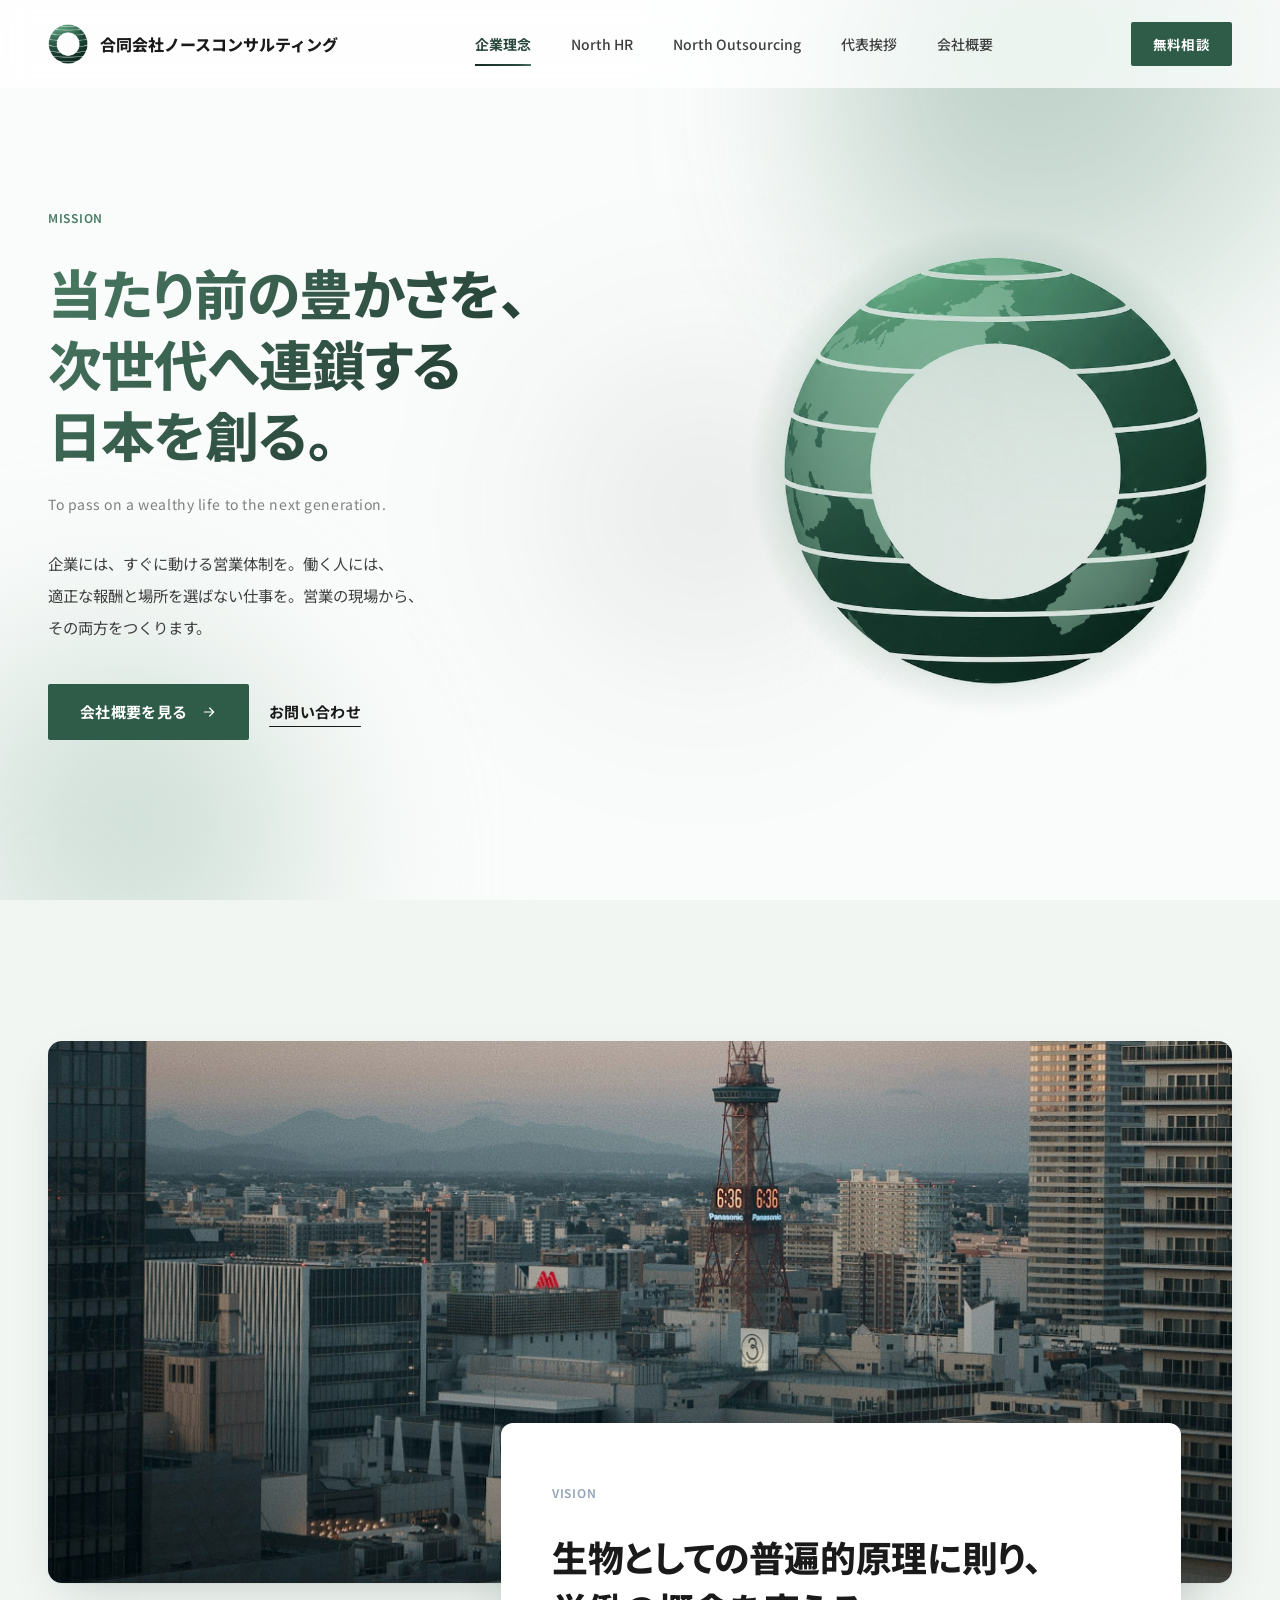
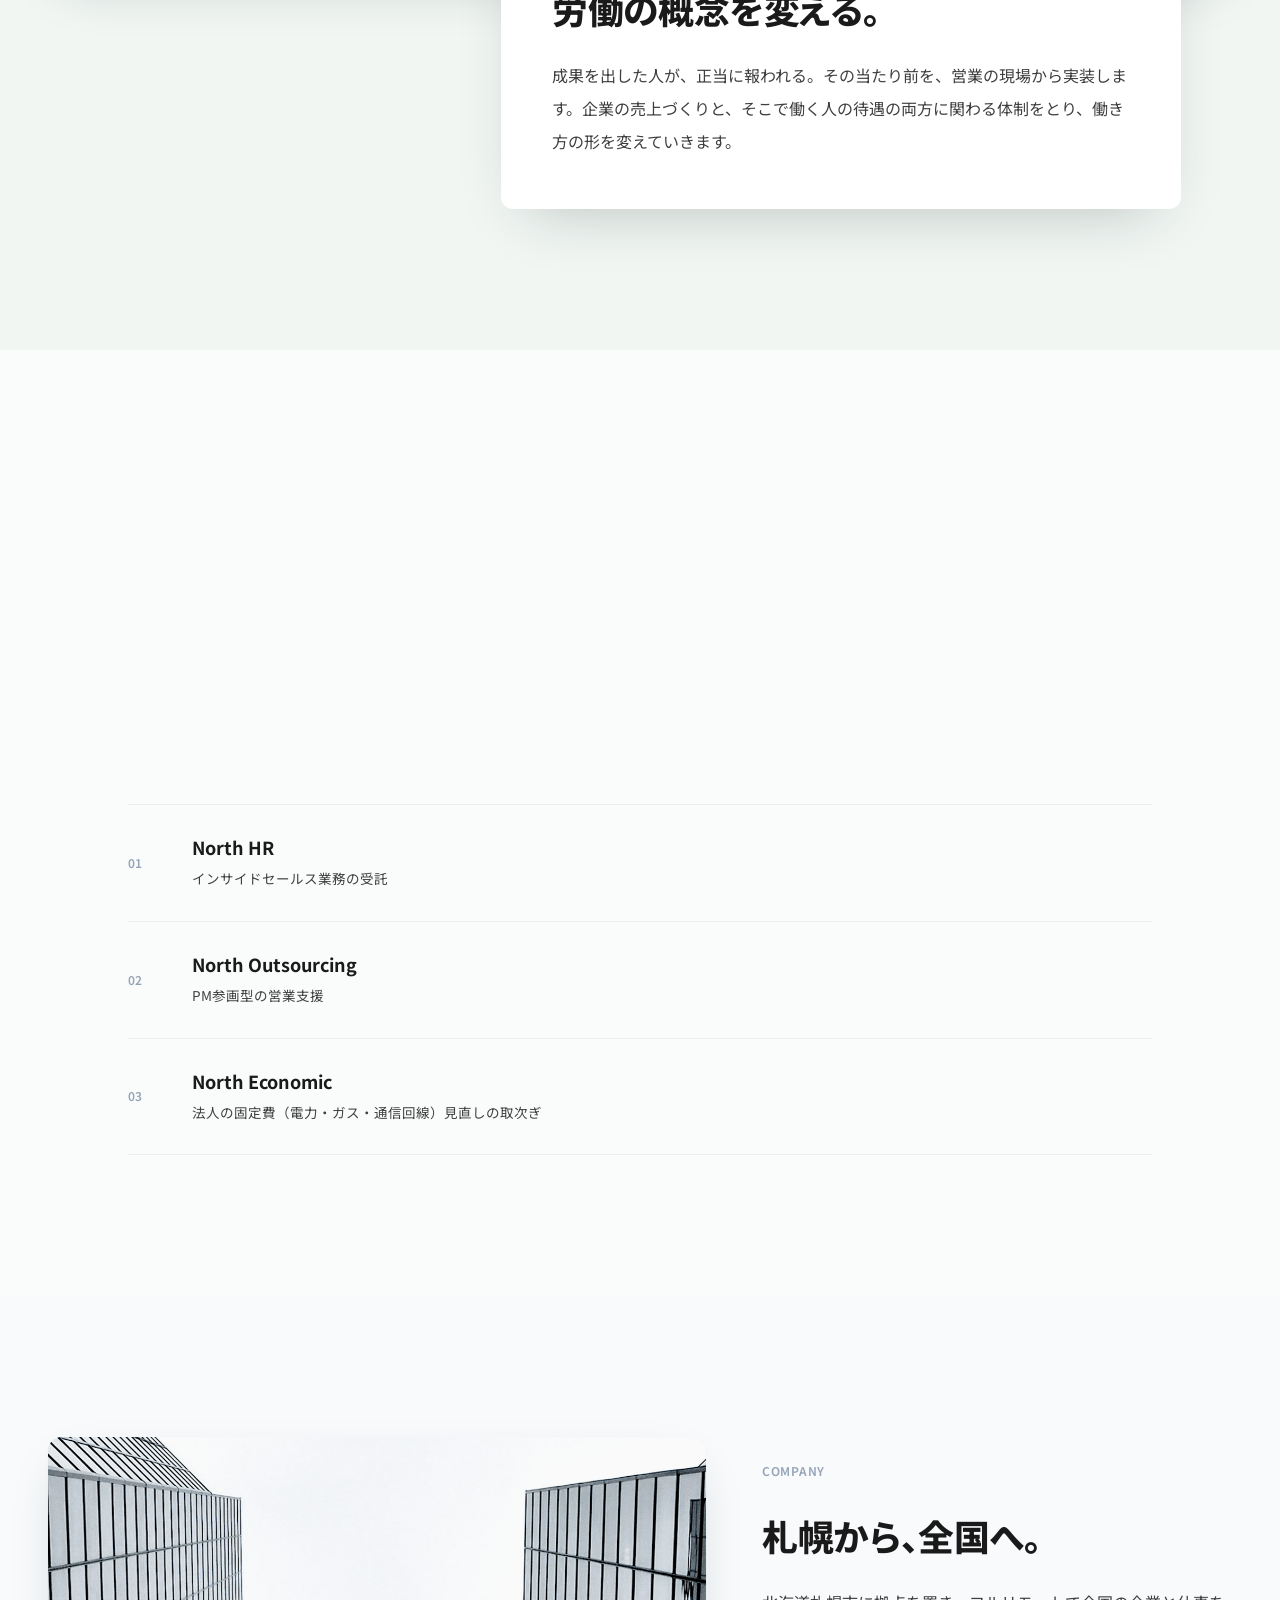
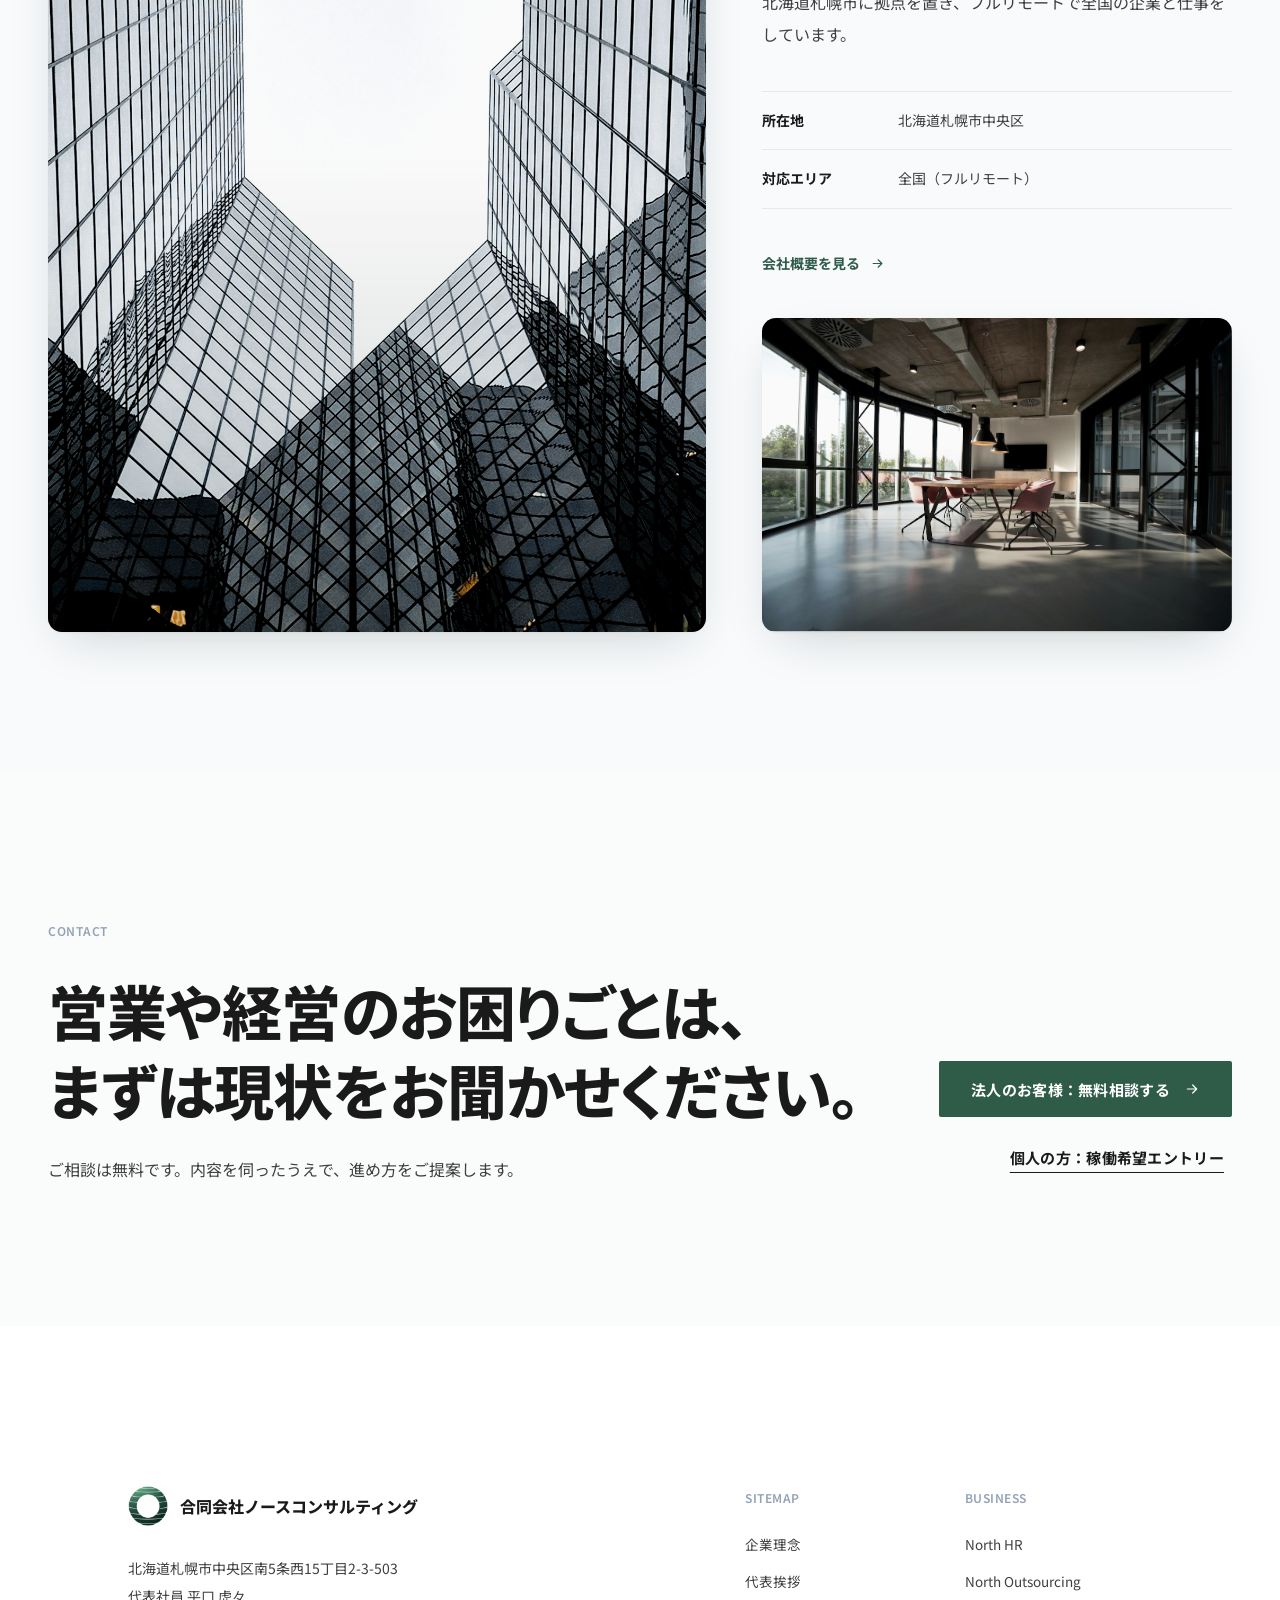
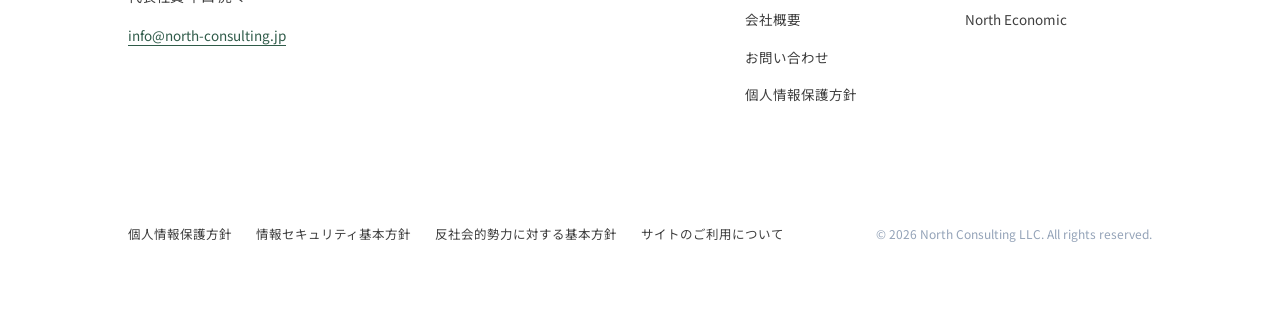
<file: index.html>
<!DOCTYPE html>
<html lang="ja">
<head>
<meta charset="UTF-8">
<meta name="viewport" content="width=device-width, initial-scale=1.0">
<title>合同会社ノースコンサルティング｜当たり前の豊かさを、次世代へ。</title>
<meta name="description" content="合同会社ノースコンサルティングの企業理念。当たり前の豊かさを、次世代へ連鎖する日本を創る。">
<meta name="theme-color" content="#FFFFFF">
<link rel="icon" type="image/png" href="assets/favicon.png">
<link rel="apple-touch-icon" href="assets/ring-logo.png">
<link rel="preconnect" href="https://fonts.googleapis.com">
<link rel="preconnect" href="https://fonts.gstatic.com" crossorigin>
<link rel="stylesheet" href="https://fonts.googleapis.com/css2?family=Noto+Sans+JP:wght@300;400;500;700;800;900&display=swap">
<link rel="stylesheet" href="assets/style.css">
<link rel="stylesheet" href="assets/tailwind.css">
</head>
<body data-page="index">
<a href="#main" class="sr-only focus:not-sr-only focus:fixed focus:z-[100] focus:top-3 focus:left-3 focus:bg-canvas focus:text-ink focus:px-4 focus:py-2 focus:rounded-lg focus:text-sm">本文へスキップ</a>

<!-- ==================== HEADER（全ページ共通） ==================== -->
<header class="site-header" id="siteHeader">
  <div class="wrap-wide h-full flex items-center justify-between gap-6">
    <a href="index.html" class="brand" aria-label="合同会社ノースコンサルティング トップページへ">
      <span class="logo-mark"><img src="assets/ring-logo.png" alt="" width="40" height="40"></span>
      <span>
        <span class="brand-ja">合同会社ノースコンサルティング</span>
      </span>
    </a>
    <nav class="gnav hidden lg:flex items-center" aria-label="グローバルナビゲーション">
      <a href="index.html" class="nav-link" data-nav-page="index" data-nav-sec="index">企業理念</a>
      <a href="service.html" class="nav-link" data-nav-page="service" data-nav-sec="service">North HR</a>
      <a href="outsourcing.html" class="nav-link" data-nav-page="outsourcing" data-nav-sec="outsourcing">North Outsourcing</a>
      <a href="message.html" class="nav-link" data-nav-page="message" data-nav-sec="message">代表挨拶</a>
      <a href="company.html" class="nav-link" data-nav-page="company" data-nav-sec="company">会社概要</a>
    </nav>
    <div class="flex items-center gap-3">
      <a href="contact.html" class="btn btn-primary btn-sm hidden sm:inline-flex">無料相談</a>
      <button type="button" class="menu-btn lg:hidden" id="menuBtn" aria-expanded="false" aria-controls="mobileNav" aria-label="メニューを開く">
        <svg width="20" height="20" viewBox="0 0 24 24" fill="none" stroke="currentColor" stroke-width="1.6" aria-hidden="true"><path d="M4 8h16M4 16h16" stroke-linecap="round"/></svg>
      </button>
    </div>
  </div>
</header>
<nav class="mobile-nav lg:hidden" id="mobileNav" aria-label="モバイルメニュー">
  <div class="wrap pb-6">
    <a href="index.html" data-nav-page="index" data-nav-sec="index">企業理念<span class="en text-mute text-xs tracking-[.18em]">VISION</span></a>
    <a href="service.html" data-nav-page="service" data-nav-sec="service">North HR<span class="en text-mute text-xs tracking-[.18em]">SERVICE</span></a>
    <a href="outsourcing.html" data-nav-page="outsourcing" data-nav-sec="outsourcing">North Outsourcing<span class="en text-mute text-xs tracking-[.18em]">SALES OUTSOURCING</span></a>
    <a href="message.html" data-nav-page="message" data-nav-sec="message">代表挨拶<span class="en text-mute text-xs tracking-[.18em]">MESSAGE</span></a>
    <a href="company.html" data-nav-page="company" data-nav-sec="company">会社概要<span class="en text-mute text-xs tracking-[.18em]">COMPANY</span></a>
    <a href="contact.html">お問い合わせ<span class="en text-mute text-xs tracking-[.18em]">CONTACT</span></a>
  </div>
</nav>

<main id="main">
<!-- ==================== HERO / MISSION（2カラム：コピー＋縦長写真） ==================== -->
<section id="top" class="hero hero-v2" aria-labelledby="heroTitle">
  <div class="hero-ambient" aria-hidden="true">
    <span class="orb orb-1"></span><span class="orb orb-2"></span><span class="orb orb-3"></span>
  </div>
  <div class="wrap-wide hero-grid">
    <div class="hero-copy">
      <p class="eyebrow intro" style="--d:.55s">Mission</p>
      <h1 id="heroTitle" class="h-display nb intro" style="--d:.7s">当たり前の豊かさを、<br>次世代へ連鎖する<br>日本を創る。</h1>
      <p class="en hero-en intro" style="--d:.9s">To pass on a wealthy life to the next generation.</p>
      <p class="hero-lead intro" style="--d:1.05s">企業には、すぐに動ける営業体制を。働く人には、適正な報酬と場所を選ばない仕事を。営業の現場から、その両方をつくります。</p>
      <div class="hero-cta intro" style="--d:1.2s">
        <a href="company.html" class="btn btn-primary">会社概要を見る <svg class="ico" viewBox="0 0 24 24" fill="none" stroke="currentColor" stroke-width="1.8" aria-hidden="true"><path d="M5 12h14M13 6l6 6-6 6" stroke-linecap="round" stroke-linejoin="round"/></svg></a>
        <a href="contact.html" class="btn btn-secondary">お問い合わせ</a>
      </div>
    </div>
    <!-- 右：ロゴ（地球）を中心に、ゆっくり自転するワイヤーフレームの地球と、拠点をつなぐ光の弧（装飾） -->
    <div class="hero-visual intro" style="--d:.9s" aria-hidden="true">
      <div class="globe-stage">
        <span class="globe-atmos"></span>
        <canvas class="globe-canvas" id="globeCanvas"></canvas>
        <img class="globe-core" src="assets/ring-logo.png" alt="" width="240" height="240">
      </div>
    </div>
  </div>
</section>

<!-- ==================== VISION（写真メインのワイド＋重なるテキストボックス） ==================== -->
<section id="vision" class="section bg-pale">
  <div class="wrap-wide">
    <div class="reveal reveal-ph"><div class="ph ph-wide"><img src="assets/photo-vision.jpg" alt="" width="2400" height="1100" loading="lazy" decoding="async"></div></div>
    <div class="overlap-card overlap-right reveal" data-delay="220">
      <p class="eyebrow">Vision</p>
      <h2 class="h-sub nb mt-6">生物としての普遍的原理に則り、<br>労働の概念を変える。</h2>
      <p class="mt-6">成果を出した人が、正当に報われる。その当たり前を、営業の現場から実装します。企業の売上づくりと、そこで働く人の待遇の両方に関わる体制をとり、働き方の形を変えていきます。</p>
    </div>
  </div>
</section>

<!-- ==================== BUSINESS（事業領域：一覧のみ） ==================== -->
<section id="business" class="section">
  <div class="wrap side">
    <div class="reveal"><p class="eyebrow">Business</p><p class="side-ja">事業領域</p></div>
    <div>
      <h2 class="h-section nb reveal" data-delay="60">営業と経営の実務を、<br>3つの事業で支えます。</h2>
      <ol class="mt-12 border-b border-line reveal" data-delay="100">
        <li class="rule"><a href="service.html" class="group grid grid-cols-[48px_1fr_auto] items-center gap-4">
          <span class="idx">01</span><span><span class="en block text-ink text-lg font-bold">North HR</span><span class="block text-[13.5px] text-body mt-1">インサイドセールス業務の受託</span></span>
          <span class="text-mute group-hover:text-accent transition-colors"><svg class="ico" viewBox="0 0 24 24" fill="none" stroke="currentColor" stroke-width="1.8" aria-hidden="true"><path d="M5 12h14M13 6l6 6-6 6" stroke-linecap="round" stroke-linejoin="round"/></svg></span></a></li>
        <li class="rule"><a href="outsourcing.html" class="group grid grid-cols-[48px_1fr_auto] items-center gap-4">
          <span class="idx">02</span><span><span class="en block text-ink text-lg font-bold">North Outsourcing</span><span class="block text-[13.5px] text-body mt-1">PM参画型の営業支援</span></span>
          <span class="text-mute group-hover:text-accent transition-colors"><svg class="ico" viewBox="0 0 24 24" fill="none" stroke="currentColor" stroke-width="1.8" aria-hidden="true"><path d="M5 12h14M13 6l6 6-6 6" stroke-linecap="round" stroke-linejoin="round"/></svg></span></a></li>
        <li class="rule"><a href="contact.html" class="group grid grid-cols-[48px_1fr_auto] items-center gap-4">
          <span class="idx">03</span><span><span class="en block text-ink text-lg font-bold">North Economic</span><span class="block text-[13.5px] text-body mt-1">法人の固定費（電力・ガス・通信回線）見直しの取次ぎ</span></span>
          <span class="text-mute group-hover:text-accent transition-colors"><svg class="ico" viewBox="0 0 24 24" fill="none" stroke="currentColor" stroke-width="1.8" aria-hidden="true"><path d="M5 12h14M13 6l6 6-6 6" stroke-linecap="round" stroke-linejoin="round"/></svg></span></a></li>
      </ol>
    </div>
  </div>
</section>

<!-- ==================== COMPANY（3連の非対称グリッド） ==================== -->
<section id="company" class="section bg-mist">
  <div class="wrap-wide">
    <div class="asym-grid">
      <div class="asym-a reveal reveal-ph"><div class="ph ph-fill"><img src="assets/photo-company-main.jpg" alt="" width="1400" height="1500" loading="lazy" decoding="async"></div></div>
      <div class="asym-b reveal" data-delay="220">
        <p class="eyebrow">Company</p>
        <h2 class="h-sub nb mt-6">札幌から、全国へ。</h2>
        <p class="mt-6">北海道札幌市に拠点を置き、フルリモートで全国の企業と仕事をしています。</p>
        <dl class="asym-facts mt-10">
          <div><dt>所在地</dt><dd>北海道札幌市中央区</dd></div>
          <div><dt>対応エリア</dt><dd>全国（フルリモート）</dd></div>
        </dl>
        <a href="company.html" class="link-arrow mt-10">会社概要を見る <svg class="ico" viewBox="0 0 24 24" fill="none" stroke="currentColor" stroke-width="1.8" aria-hidden="true"><path d="M5 12h14M13 6l6 6-6 6" stroke-linecap="round" stroke-linejoin="round"/></svg></a>
      </div>
      <div class="asym-c reveal reveal-ph" data-delay="120"><div class="ph ph-fill"><img src="assets/photo-company-sub.jpg" alt="" width="1200" height="800" loading="lazy" decoding="async"></div></div>
    </div>
  </div>
</section>

<!-- ==================== CTA ==================== -->
<section class="section cta-sec">
  <div class="wrap-wide">
    <div class="cta-grid reveal">
      <div class="cta-copy">
        <p class="eyebrow">Contact</p>
        <h2 class="h-section nb mt-6">営業や経営のお困りごとは、<br class="hidden sm:block">まずは現状をお聞かせください。</h2>
        <p class="mt-6">ご相談は無料です。内容を伺ったうえで、進め方をご提案します。</p>
      </div>
      <div class="cta-actions">
        <a href="contact.html" class="btn btn-primary">法人のお客様：無料相談する <svg class="ico" viewBox="0 0 24 24" fill="none" stroke="currentColor" stroke-width="1.8" aria-hidden="true"><path d="M5 12h14M13 6l6 6-6 6" stroke-linecap="round" stroke-linejoin="round"/></svg></a>
        <a href="contact.html?kind=indiv" class="btn btn-secondary">個人の方：稼働希望エントリー</a>
      </div>
    </div>
  </div>
</section>

</main>

<!-- ==================== FOOTER（全ページ共通） ==================== -->
<footer class="site-footer pt-40 pb-16">
  <div class="wrap">
    <div class="grid gap-12 md:grid-cols-[1.4fr_1fr]">
      <div>
        <a href="index.html" class="brand">
          <span class="logo-mark"><img src="assets/ring-logo.png" alt="" width="40" height="40"></span>
          <span><span class="brand-ja">合同会社ノースコンサルティング</span></span>
        </a>
        <p class="small mt-7">北海道札幌市中央区南5条西15丁目2-3-503<br>代表社員 平口 虎々</p>
        <a href="mailto:info@north-consulting.jp" class="text-link mt-3 inline-block text-[13.5px]">info@north-consulting.jp</a>
      </div>
      <div class="grid grid-cols-2 gap-8">
        <div>
          <p class="label">Sitemap</p>
          <nav class="mt-5 flex flex-col gap-2.5 text-[13.5px]" aria-label="サイトマップ">
            <a href="index.html" class="foot-link">企業理念</a>
            <a href="message.html" class="foot-link">代表挨拶</a>
            <a href="company.html" class="foot-link">会社概要</a>
            <a href="contact.html" class="foot-link">お問い合わせ</a>
            <a href="privacy.html" class="foot-link">個人情報保護方針</a>
          </nav>
        </div>
        <div>
          <p class="label">Business</p>
          <nav class="mt-5 flex flex-col gap-2.5 text-[13.5px] en" aria-label="事業">
            <a href="service.html" class="foot-link">North HR</a>
            <a href="outsourcing.html" class="foot-link">North Outsourcing</a>
            <a href="index.html#business" class="foot-link">North Economic</a>
          </nav>
        </div>
      </div>
    </div>
    <div class="mt-28 flex flex-col gap-4 md:flex-row md:items-center md:justify-between">
      <nav class="flex flex-wrap gap-x-6 gap-y-2 text-[12.5px]" aria-label="各種方針">
        <a href="privacy.html" class="foot-link">個人情報保護方針</a>
        <a href="security.html" class="foot-link">情報セキュリティ基本方針</a>
        <a href="antisocial.html" class="foot-link">反社会的勢力に対する基本方針</a>
        <a href="sitepolicy.html" class="foot-link">サイトのご利用について</a>
      </nav>
      <p class="note en">© 2026 North Consulting LLC. All rights reserved.</p>
    </div>
  </div>
</footer>
<script src="assets/main.js"></script>
</body>
</html>
</file>
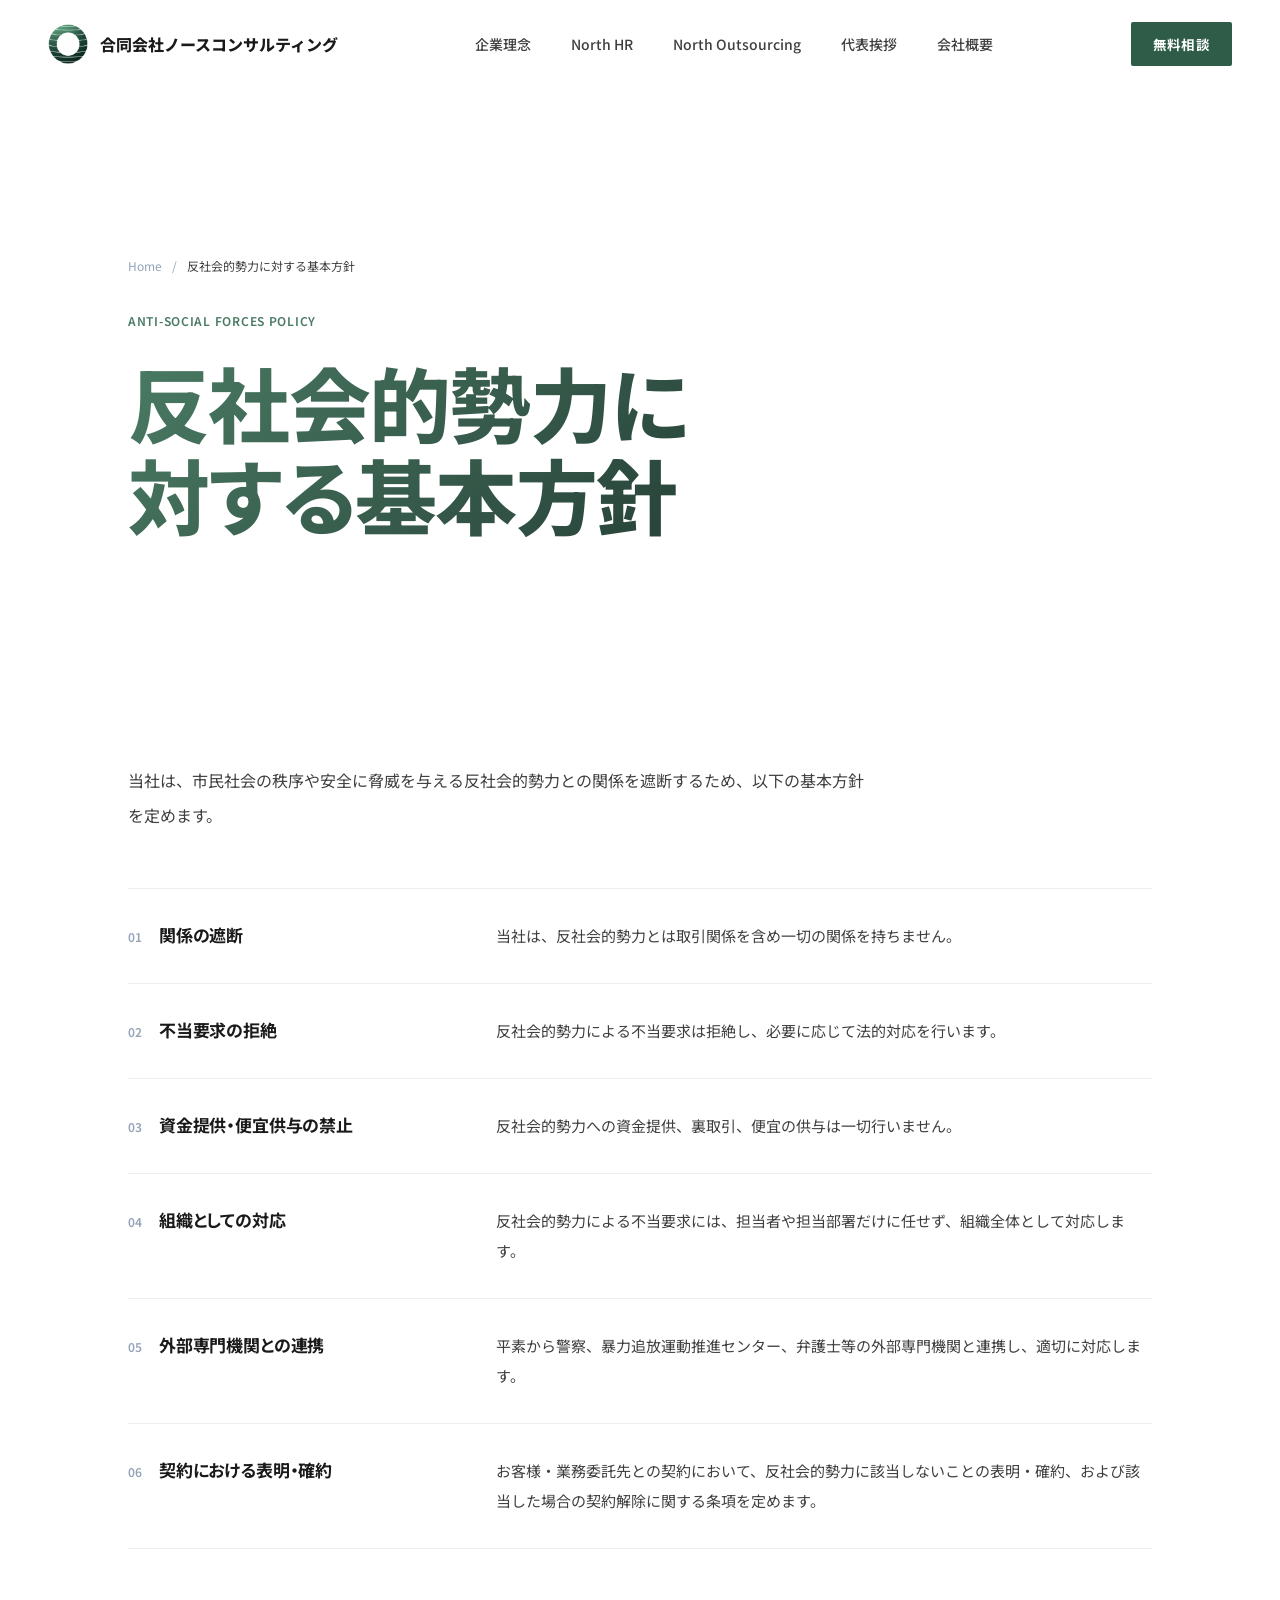
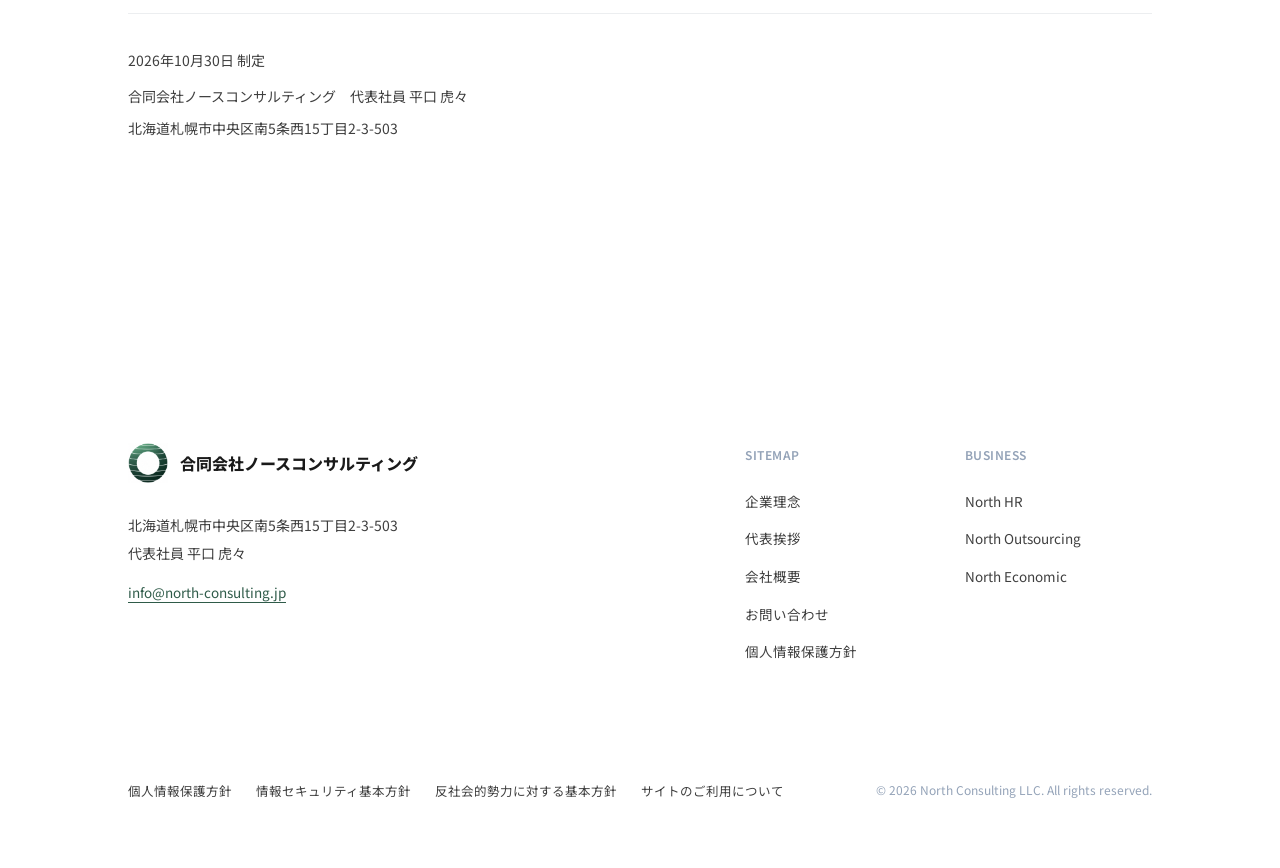
<file: antisocial.html>
<!DOCTYPE html>
<html lang="ja">
<head>
<meta charset="UTF-8">
<meta name="viewport" content="width=device-width, initial-scale=1.0">
<title>反社会的勢力に対する基本方針｜合同会社ノースコンサルティング</title>
<meta name="description" content="合同会社ノースコンサルティングの反社会的勢力に対する基本方針。">
<meta name="theme-color" content="#FFFFFF">
<link rel="icon" type="image/png" href="assets/favicon.png">
<link rel="apple-touch-icon" href="assets/ring-logo.png">
<link rel="preconnect" href="https://fonts.googleapis.com">
<link rel="preconnect" href="https://fonts.gstatic.com" crossorigin>
<link rel="stylesheet" href="https://fonts.googleapis.com/css2?family=Noto+Sans+JP:wght@300;400;500;700;800;900&display=swap">
<link rel="stylesheet" href="assets/style.css">
<link rel="stylesheet" href="assets/tailwind.css">
</head>
<body data-page="antisocial">
<a href="#main" class="sr-only focus:not-sr-only focus:fixed focus:z-[100] focus:top-3 focus:left-3 focus:bg-canvas focus:text-ink focus:px-4 focus:py-2 focus:rounded-lg focus:text-sm">本文へスキップ</a>

<!-- ==================== HEADER（全ページ共通） ==================== -->
<header class="site-header" id="siteHeader">
  <div class="wrap-wide h-full flex items-center justify-between gap-6">
    <a href="index.html" class="brand" aria-label="合同会社ノースコンサルティング トップページへ">
      <span class="logo-mark"><img src="assets/ring-logo.png" alt="" width="40" height="40"></span>
      <span>
        <span class="brand-ja">合同会社ノースコンサルティング</span>
      </span>
    </a>
    <nav class="gnav hidden lg:flex items-center" aria-label="グローバルナビゲーション">
      <a href="index.html" class="nav-link" data-nav-page="index" data-nav-sec="index">企業理念</a>
      <a href="service.html" class="nav-link" data-nav-page="service" data-nav-sec="service">North HR</a>
      <a href="outsourcing.html" class="nav-link" data-nav-page="outsourcing" data-nav-sec="outsourcing">North Outsourcing</a>
      <a href="message.html" class="nav-link" data-nav-page="message" data-nav-sec="message">代表挨拶</a>
      <a href="company.html" class="nav-link" data-nav-page="company" data-nav-sec="company">会社概要</a>
    </nav>
    <div class="flex items-center gap-3">
      <a href="contact.html" class="btn btn-primary btn-sm hidden sm:inline-flex">無料相談</a>
      <button type="button" class="menu-btn lg:hidden" id="menuBtn" aria-expanded="false" aria-controls="mobileNav" aria-label="メニューを開く">
        <svg width="20" height="20" viewBox="0 0 24 24" fill="none" stroke="currentColor" stroke-width="1.6" aria-hidden="true"><path d="M4 8h16M4 16h16" stroke-linecap="round"/></svg>
      </button>
    </div>
  </div>
</header>
<nav class="mobile-nav lg:hidden" id="mobileNav" aria-label="モバイルメニュー">
  <div class="wrap pb-6">
    <a href="index.html" data-nav-page="index" data-nav-sec="index">企業理念<span class="en text-mute text-xs tracking-[.18em]">VISION</span></a>
    <a href="service.html" data-nav-page="service" data-nav-sec="service">North HR<span class="en text-mute text-xs tracking-[.18em]">SERVICE</span></a>
    <a href="outsourcing.html" data-nav-page="outsourcing" data-nav-sec="outsourcing">North Outsourcing<span class="en text-mute text-xs tracking-[.18em]">SALES OUTSOURCING</span></a>
    <a href="message.html" data-nav-page="message" data-nav-sec="message">代表挨拶<span class="en text-mute text-xs tracking-[.18em]">MESSAGE</span></a>
    <a href="company.html" data-nav-page="company" data-nav-sec="company">会社概要<span class="en text-mute text-xs tracking-[.18em]">COMPANY</span></a>
    <a href="contact.html">お問い合わせ<span class="en text-mute text-xs tracking-[.18em]">CONTACT</span></a>
  </div>
</nav>

<main id="main">
<section class="page-head">
  <div class="wrap">
    <nav class="crumb reveal" aria-label="パンくずリスト"><a href="index.html">Home</a><span aria-hidden="true">/</span><span class="text-body">反社会的勢力に対する基本方針</span></nav>
    <p class="eyebrow mt-9 reveal">Anti-Social Forces Policy</p>
    <h1 class="h-page mt-5 reveal" data-delay="50">反社会的勢力に対する基本方針</h1>
  </div>
</section>

<section class="section pol">
  <div class="wrap">
    <p class="lead reveal">当社は、市民社会の秩序や安全に脅威を与える反社会的勢力との関係を遮断するため、以下の基本方針を定めます。</p>
    <div class="mt-14 pol-list">
        <div class="pol-item reveal">
          <h2 class="pol-h"><span class="idx">01</span>関係の遮断</h2>
          <div class="pol-b"><p>当社は、反社会的勢力とは取引関係を含め一切の関係を持ちません。</p></div>
        </div>
        <div class="pol-item reveal">
          <h2 class="pol-h"><span class="idx">02</span>不当要求の拒絶</h2>
          <div class="pol-b"><p>反社会的勢力による不当要求は拒絶し、必要に応じて法的対応を行います。</p></div>
        </div>
        <div class="pol-item reveal">
          <h2 class="pol-h"><span class="idx">03</span>資金提供・便宜供与の禁止</h2>
          <div class="pol-b"><p>反社会的勢力への資金提供、裏取引、便宜の供与は一切行いません。</p></div>
        </div>
        <div class="pol-item reveal">
          <h2 class="pol-h"><span class="idx">04</span>組織としての対応</h2>
          <div class="pol-b"><p>反社会的勢力による不当要求には、担当者や担当部署だけに任せず、組織全体として対応します。</p></div>
        </div>
        <div class="pol-item reveal">
          <h2 class="pol-h"><span class="idx">05</span>外部専門機関との連携</h2>
          <div class="pol-b"><p>平素から警察、暴力追放運動推進センター、弁護士等の外部専門機関と連携し、適切に対応します。</p></div>
        </div>
        <div class="pol-item reveal">
          <h2 class="pol-h"><span class="idx">06</span>契約における表明・確約</h2>
          <div class="pol-b"><p>お客様・業務委託先との契約において、反社会的勢力に該当しないことの表明・確約、および該当した場合の契約解除に関する条項を定めます。</p></div>
        </div>
    </div>
    <div class="mt-16 rule pt-8 reveal">
      <p class="small">2026年10月30日 制定</p>
      <p class="small mt-2">合同会社ノースコンサルティング　代表社員 平口 虎々</p>
      <p class="small mt-1">北海道札幌市中央区南5条西15丁目2-3-503</p>
    </div>
  </div>
</section>

</main>

<!-- ==================== FOOTER（全ページ共通） ==================== -->
<footer class="site-footer pt-40 pb-16">
  <div class="wrap">
    <div class="grid gap-12 md:grid-cols-[1.4fr_1fr]">
      <div>
        <a href="index.html" class="brand">
          <span class="logo-mark"><img src="assets/ring-logo.png" alt="" width="40" height="40"></span>
          <span><span class="brand-ja">合同会社ノースコンサルティング</span></span>
        </a>
        <p class="small mt-7">北海道札幌市中央区南5条西15丁目2-3-503<br>代表社員 平口 虎々</p>
        <a href="mailto:info@north-consulting.jp" class="text-link mt-3 inline-block text-[13.5px]">info@north-consulting.jp</a>
      </div>
      <div class="grid grid-cols-2 gap-8">
        <div>
          <p class="label">Sitemap</p>
          <nav class="mt-5 flex flex-col gap-2.5 text-[13.5px]" aria-label="サイトマップ">
            <a href="index.html" class="foot-link">企業理念</a>
            <a href="message.html" class="foot-link">代表挨拶</a>
            <a href="company.html" class="foot-link">会社概要</a>
            <a href="contact.html" class="foot-link">お問い合わせ</a>
            <a href="privacy.html" class="foot-link">個人情報保護方針</a>
          </nav>
        </div>
        <div>
          <p class="label">Business</p>
          <nav class="mt-5 flex flex-col gap-2.5 text-[13.5px] en" aria-label="事業">
            <a href="service.html" class="foot-link">North HR</a>
            <a href="outsourcing.html" class="foot-link">North Outsourcing</a>
            <a href="index.html#business" class="foot-link">North Economic</a>
          </nav>
        </div>
      </div>
    </div>
    <div class="mt-28 flex flex-col gap-4 md:flex-row md:items-center md:justify-between">
      <nav class="flex flex-wrap gap-x-6 gap-y-2 text-[12.5px]" aria-label="各種方針">
        <a href="privacy.html" class="foot-link">個人情報保護方針</a>
        <a href="security.html" class="foot-link">情報セキュリティ基本方針</a>
        <a href="antisocial.html" class="foot-link">反社会的勢力に対する基本方針</a>
        <a href="sitepolicy.html" class="foot-link">サイトのご利用について</a>
      </nav>
      <p class="note en">© 2026 North Consulting LLC. All rights reserved.</p>
    </div>
  </div>
</footer>
<script src="assets/main.js"></script>
</body>
</html>
</file>
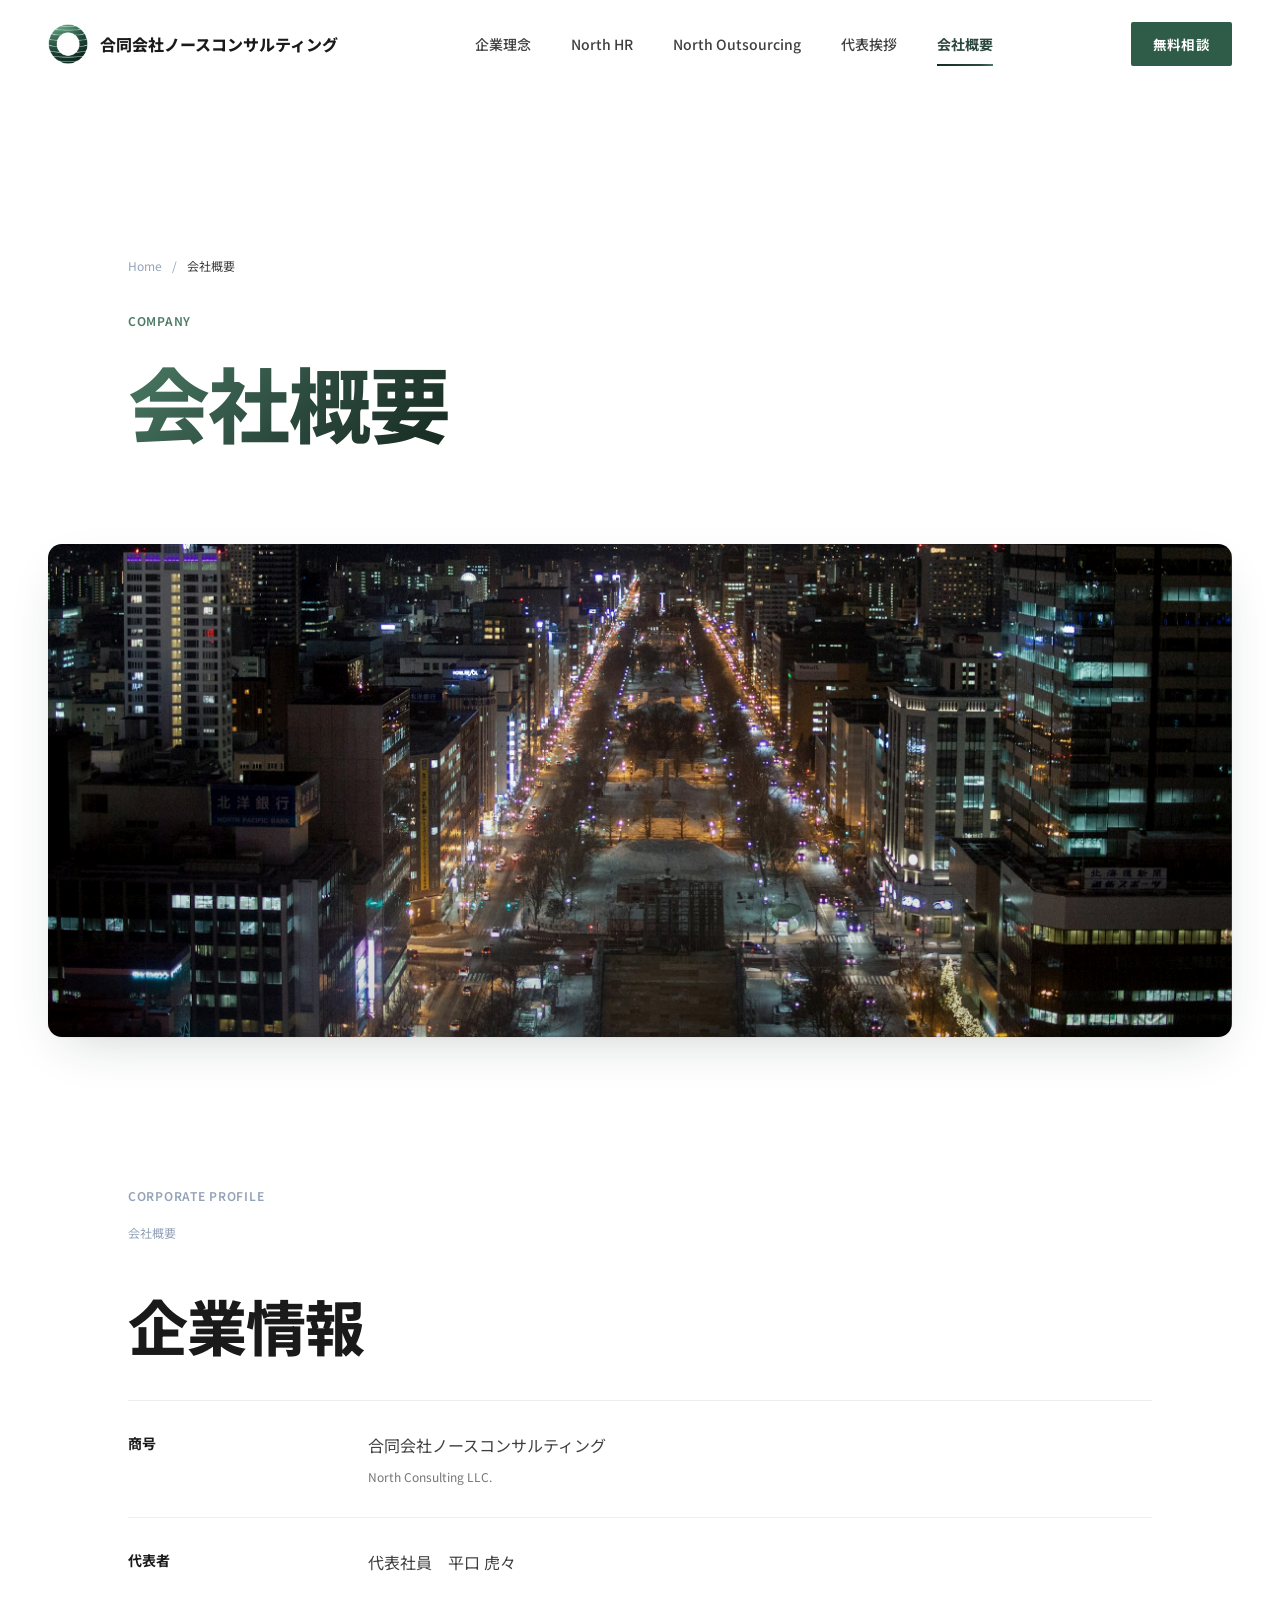
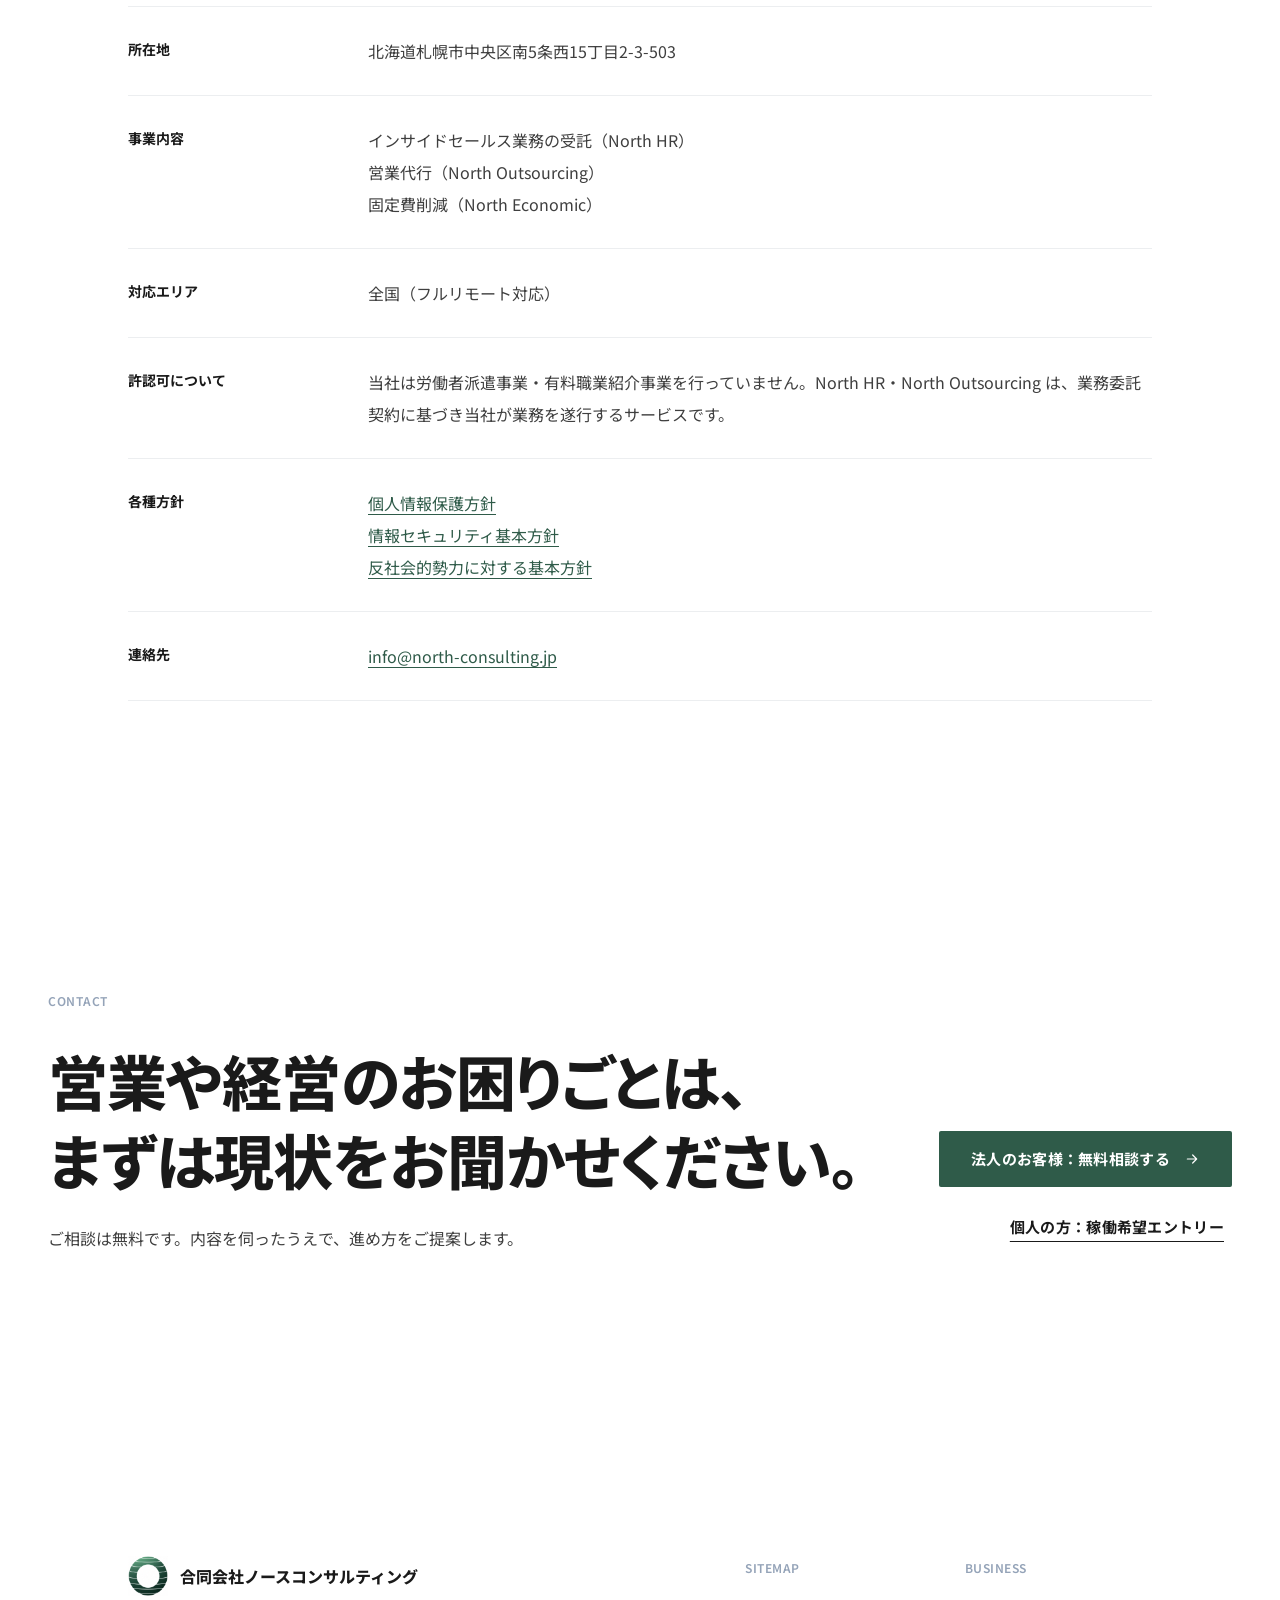
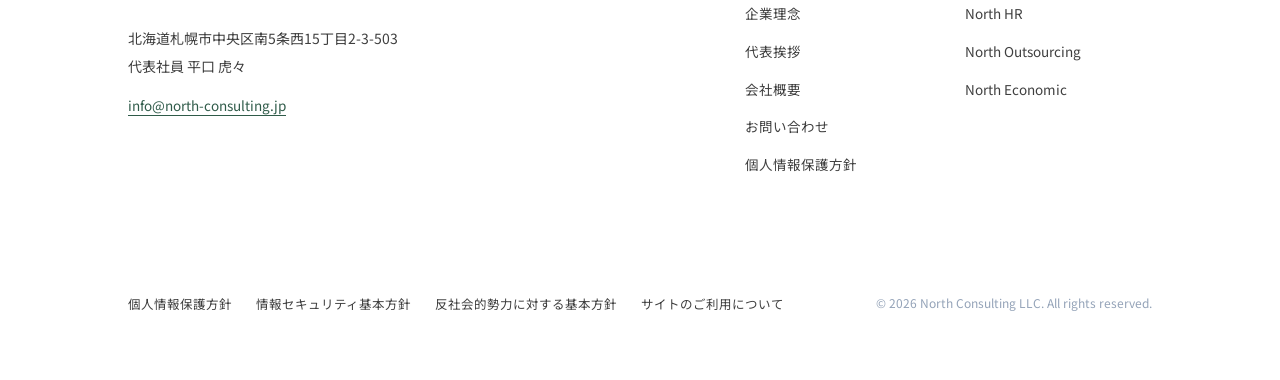
<file: company.html>
<!DOCTYPE html>
<html lang="ja">
<head>
<meta charset="UTF-8">
<meta name="viewport" content="width=device-width, initial-scale=1.0">
<title>会社概要｜合同会社ノースコンサルティング</title>
<meta name="description" content="合同会社ノースコンサルティングの会社概要。商号、代表者、所在地、事業内容、対応エリア。">
<meta name="theme-color" content="#FFFFFF">
<link rel="icon" type="image/png" href="assets/favicon.png">
<link rel="apple-touch-icon" href="assets/ring-logo.png">
<link rel="preconnect" href="https://fonts.googleapis.com">
<link rel="preconnect" href="https://fonts.gstatic.com" crossorigin>
<link rel="stylesheet" href="https://fonts.googleapis.com/css2?family=Noto+Sans+JP:wght@300;400;500;700;800;900&display=swap">
<link rel="stylesheet" href="assets/style.css">
<link rel="stylesheet" href="assets/tailwind.css">
</head>
<body data-page="company">
<a href="#main" class="sr-only focus:not-sr-only focus:fixed focus:z-[100] focus:top-3 focus:left-3 focus:bg-canvas focus:text-ink focus:px-4 focus:py-2 focus:rounded-lg focus:text-sm">本文へスキップ</a>

<!-- ==================== HEADER（全ページ共通） ==================== -->
<header class="site-header" id="siteHeader">
  <div class="wrap-wide h-full flex items-center justify-between gap-6">
    <a href="index.html" class="brand" aria-label="合同会社ノースコンサルティング トップページへ">
      <span class="logo-mark"><img src="assets/ring-logo.png" alt="" width="40" height="40"></span>
      <span>
        <span class="brand-ja">合同会社ノースコンサルティング</span>
      </span>
    </a>
    <nav class="gnav hidden lg:flex items-center" aria-label="グローバルナビゲーション">
      <a href="index.html" class="nav-link" data-nav-page="index" data-nav-sec="index">企業理念</a>
      <a href="service.html" class="nav-link" data-nav-page="service" data-nav-sec="service">North HR</a>
      <a href="outsourcing.html" class="nav-link" data-nav-page="outsourcing" data-nav-sec="outsourcing">North Outsourcing</a>
      <a href="message.html" class="nav-link" data-nav-page="message" data-nav-sec="message">代表挨拶</a>
      <a href="company.html" class="nav-link" data-nav-page="company" data-nav-sec="company">会社概要</a>
    </nav>
    <div class="flex items-center gap-3">
      <a href="contact.html" class="btn btn-primary btn-sm hidden sm:inline-flex">無料相談</a>
      <button type="button" class="menu-btn lg:hidden" id="menuBtn" aria-expanded="false" aria-controls="mobileNav" aria-label="メニューを開く">
        <svg width="20" height="20" viewBox="0 0 24 24" fill="none" stroke="currentColor" stroke-width="1.6" aria-hidden="true"><path d="M4 8h16M4 16h16" stroke-linecap="round"/></svg>
      </button>
    </div>
  </div>
</header>
<nav class="mobile-nav lg:hidden" id="mobileNav" aria-label="モバイルメニュー">
  <div class="wrap pb-6">
    <a href="index.html" data-nav-page="index" data-nav-sec="index">企業理念<span class="en text-mute text-xs tracking-[.18em]">VISION</span></a>
    <a href="service.html" data-nav-page="service" data-nav-sec="service">North HR<span class="en text-mute text-xs tracking-[.18em]">SERVICE</span></a>
    <a href="outsourcing.html" data-nav-page="outsourcing" data-nav-sec="outsourcing">North Outsourcing<span class="en text-mute text-xs tracking-[.18em]">SALES OUTSOURCING</span></a>
    <a href="message.html" data-nav-page="message" data-nav-sec="message">代表挨拶<span class="en text-mute text-xs tracking-[.18em]">MESSAGE</span></a>
    <a href="company.html" data-nav-page="company" data-nav-sec="company">会社概要<span class="en text-mute text-xs tracking-[.18em]">COMPANY</span></a>
    <a href="contact.html">お問い合わせ<span class="en text-mute text-xs tracking-[.18em]">CONTACT</span></a>
  </div>
</nav>

<main id="main">
<section class="page-head has-photo">
  <div class="wrap">
    <nav class="crumb reveal" aria-label="パンくずリスト"><a href="index.html">Home</a><span aria-hidden="true">/</span><span class="text-body">会社概要</span></nav>
    <p class="eyebrow mt-9 reveal">Company</p>
    <h1 class="h-page mt-5 reveal" data-delay="50">会社概要</h1>
  </div>
  <div class="wrap-wide page-photo">
    <div class="reveal reveal-ph"><div class="ph ph-banner"><img src="assets/photo-company.jpg" alt="" width="2400" height="1000" loading="eager" decoding="async"></div></div>
  </div>
</section>

<!-- ==================== CORPORATE ==================== -->
<section id="corporate" class="section">
  <div class="wrap side">
    <div class="reveal"><p class="eyebrow">Corporate Profile</p><p class="side-ja">会社概要</p></div>
    <div>
      <h2 class="h-section reveal" data-delay="60">企業情報</h2>
      <dl class="mt-9 rule reveal" data-delay="100">
        <div class="dl-row"><dt>商号</dt><dd>合同会社ノースコンサルティング<span class="block en text-[12px] text-mute tracking-[.1em] mt-1">North Consulting LLC.</span></dd></div>
        <!-- 追加予定（確定したら記入）：設立年月日／資本金／法人番号／電話番号／従業員数／取引銀行 -->
        <div class="dl-row"><dt>代表者</dt><dd>代表社員　平口 虎々</dd></div>
        <div class="dl-row"><dt>所在地</dt><dd>北海道札幌市中央区南5条西15丁目2-3-503</dd></div>
        <div class="dl-row"><dt>事業内容</dt><dd>
          インサイドセールス業務の受託<span class="whitespace-nowrap">（North HR）</span><br>
          営業代行<span class="whitespace-nowrap">（North Outsourcing）</span><br>
          固定費削減<span class="whitespace-nowrap">（North Economic）</span></dd></div>
        <div class="dl-row"><dt>対応エリア</dt><dd>全国（フルリモート対応）</dd></div>
        <div class="dl-row"><dt>許認可について</dt><dd>当社は労働者派遣事業・有料職業紹介事業を行っていません。North HR・North Outsourcing は、業務委託契約に基づき当社が業務を遂行するサービスです。</dd></div>
        <div class="dl-row"><dt>各種方針</dt><dd><a href="privacy.html" class="text-link">個人情報保護方針</a><br><a href="security.html" class="text-link">情報セキュリティ基本方針</a><br><a href="antisocial.html" class="text-link">反社会的勢力に対する基本方針</a></dd></div>
        <div class="dl-row"><dt>連絡先</dt><dd><a href="mailto:info@north-consulting.jp" class="text-link">info@north-consulting.jp</a></dd></div>
      </dl>
    </div>
  </div>
</section>

<!-- ==================== CTA ==================== -->
<section class="section cta-sec">
  <div class="wrap-wide">
    <div class="cta-grid reveal">
      <div class="cta-copy">
        <p class="eyebrow">Contact</p>
        <h2 class="h-section nb mt-6">営業や経営のお困りごとは、<br class="hidden sm:block">まずは現状をお聞かせください。</h2>
        <p class="mt-6">ご相談は無料です。内容を伺ったうえで、進め方をご提案します。</p>
      </div>
      <div class="cta-actions">
        <a href="contact.html" class="btn btn-primary">法人のお客様：無料相談する <svg class="ico" viewBox="0 0 24 24" fill="none" stroke="currentColor" stroke-width="1.8" aria-hidden="true"><path d="M5 12h14M13 6l6 6-6 6" stroke-linecap="round" stroke-linejoin="round"/></svg></a>
        <a href="contact.html?kind=indiv" class="btn btn-secondary">個人の方：稼働希望エントリー</a>
      </div>
    </div>
  </div>
</section>

</main>

<!-- ==================== FOOTER（全ページ共通） ==================== -->
<footer class="site-footer pt-40 pb-16">
  <div class="wrap">
    <div class="grid gap-12 md:grid-cols-[1.4fr_1fr]">
      <div>
        <a href="index.html" class="brand">
          <span class="logo-mark"><img src="assets/ring-logo.png" alt="" width="40" height="40"></span>
          <span><span class="brand-ja">合同会社ノースコンサルティング</span></span>
        </a>
        <p class="small mt-7">北海道札幌市中央区南5条西15丁目2-3-503<br>代表社員 平口 虎々</p>
        <a href="mailto:info@north-consulting.jp" class="text-link mt-3 inline-block text-[13.5px]">info@north-consulting.jp</a>
      </div>
      <div class="grid grid-cols-2 gap-8">
        <div>
          <p class="label">Sitemap</p>
          <nav class="mt-5 flex flex-col gap-2.5 text-[13.5px]" aria-label="サイトマップ">
            <a href="index.html" class="foot-link">企業理念</a>
            <a href="message.html" class="foot-link">代表挨拶</a>
            <a href="company.html" class="foot-link">会社概要</a>
            <a href="contact.html" class="foot-link">お問い合わせ</a>
            <a href="privacy.html" class="foot-link">個人情報保護方針</a>
          </nav>
        </div>
        <div>
          <p class="label">Business</p>
          <nav class="mt-5 flex flex-col gap-2.5 text-[13.5px] en" aria-label="事業">
            <a href="service.html" class="foot-link">North HR</a>
            <a href="outsourcing.html" class="foot-link">North Outsourcing</a>
            <a href="index.html#business" class="foot-link">North Economic</a>
          </nav>
        </div>
      </div>
    </div>
    <div class="mt-28 flex flex-col gap-4 md:flex-row md:items-center md:justify-between">
      <nav class="flex flex-wrap gap-x-6 gap-y-2 text-[12.5px]" aria-label="各種方針">
        <a href="privacy.html" class="foot-link">個人情報保護方針</a>
        <a href="security.html" class="foot-link">情報セキュリティ基本方針</a>
        <a href="antisocial.html" class="foot-link">反社会的勢力に対する基本方針</a>
        <a href="sitepolicy.html" class="foot-link">サイトのご利用について</a>
      </nav>
      <p class="note en">© 2026 North Consulting LLC. All rights reserved.</p>
    </div>
  </div>
</footer>
<script src="assets/main.js"></script>
</body>
</html>
</file>
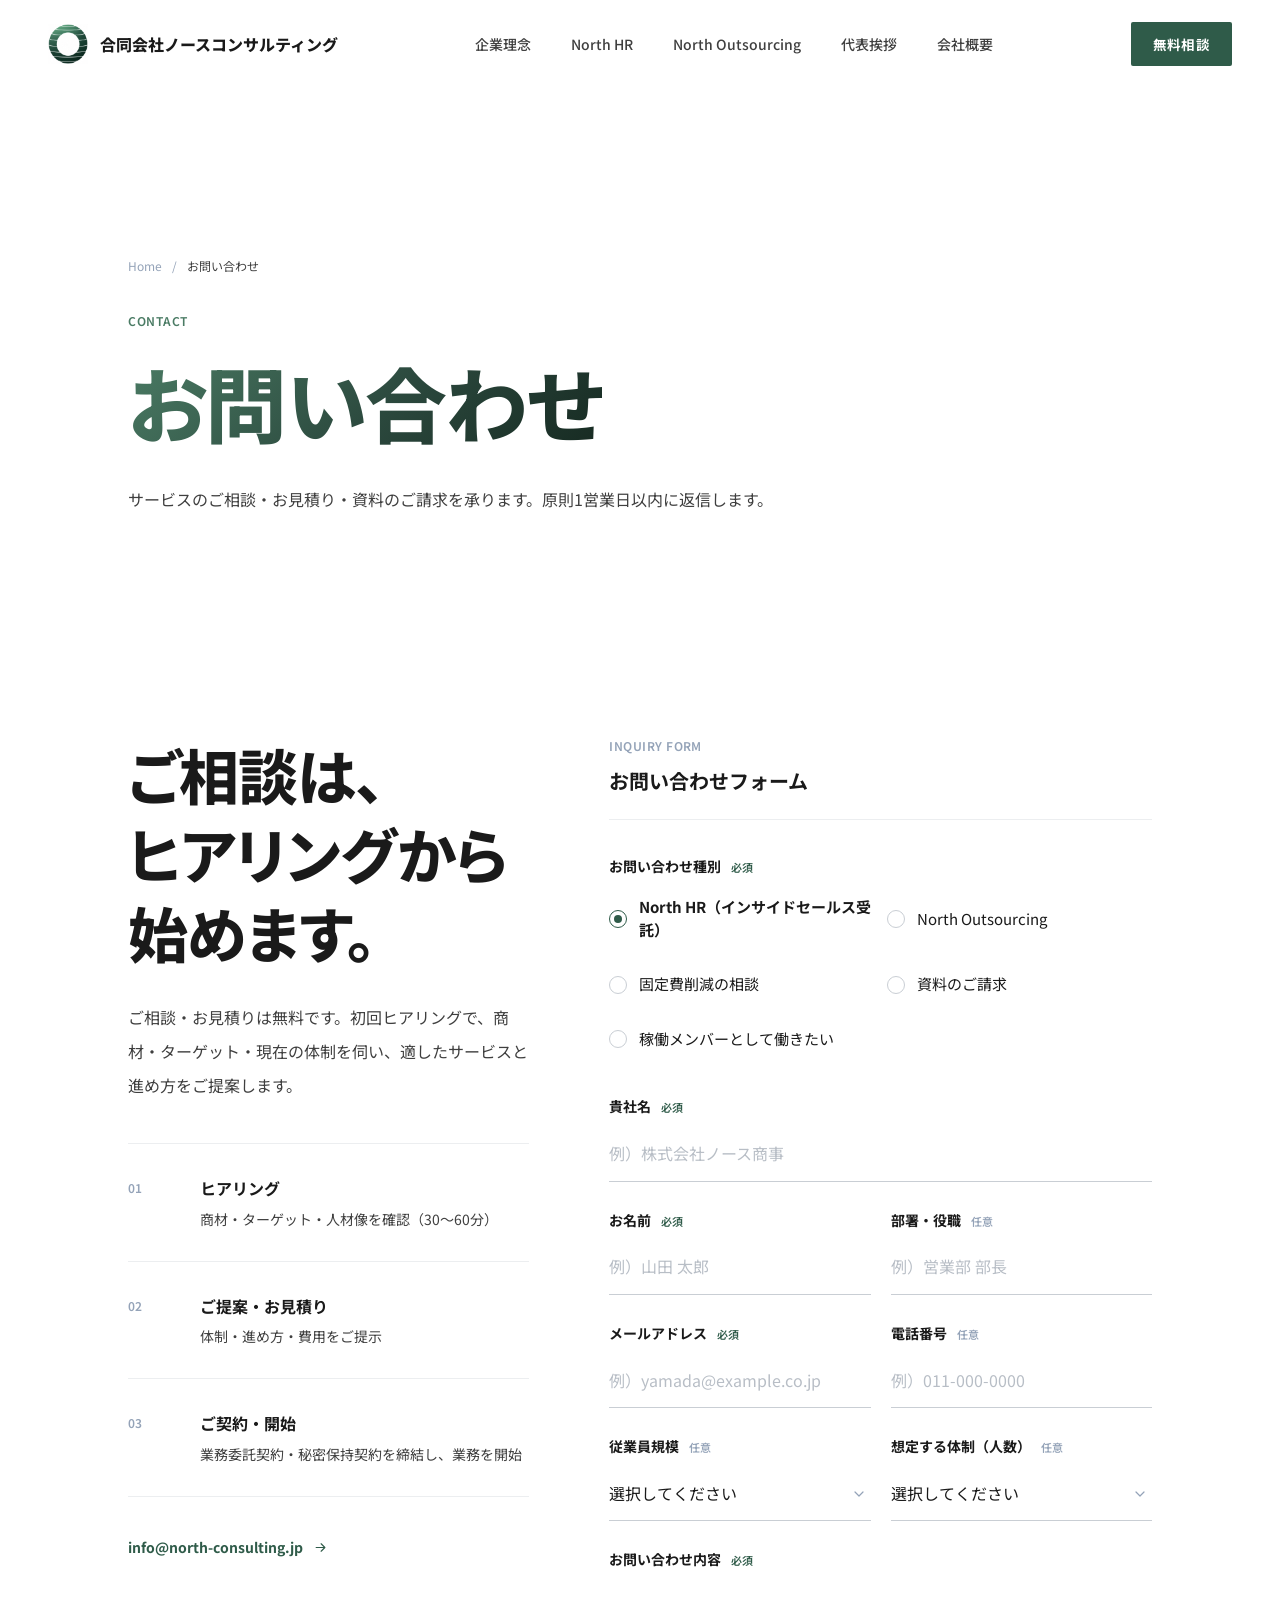
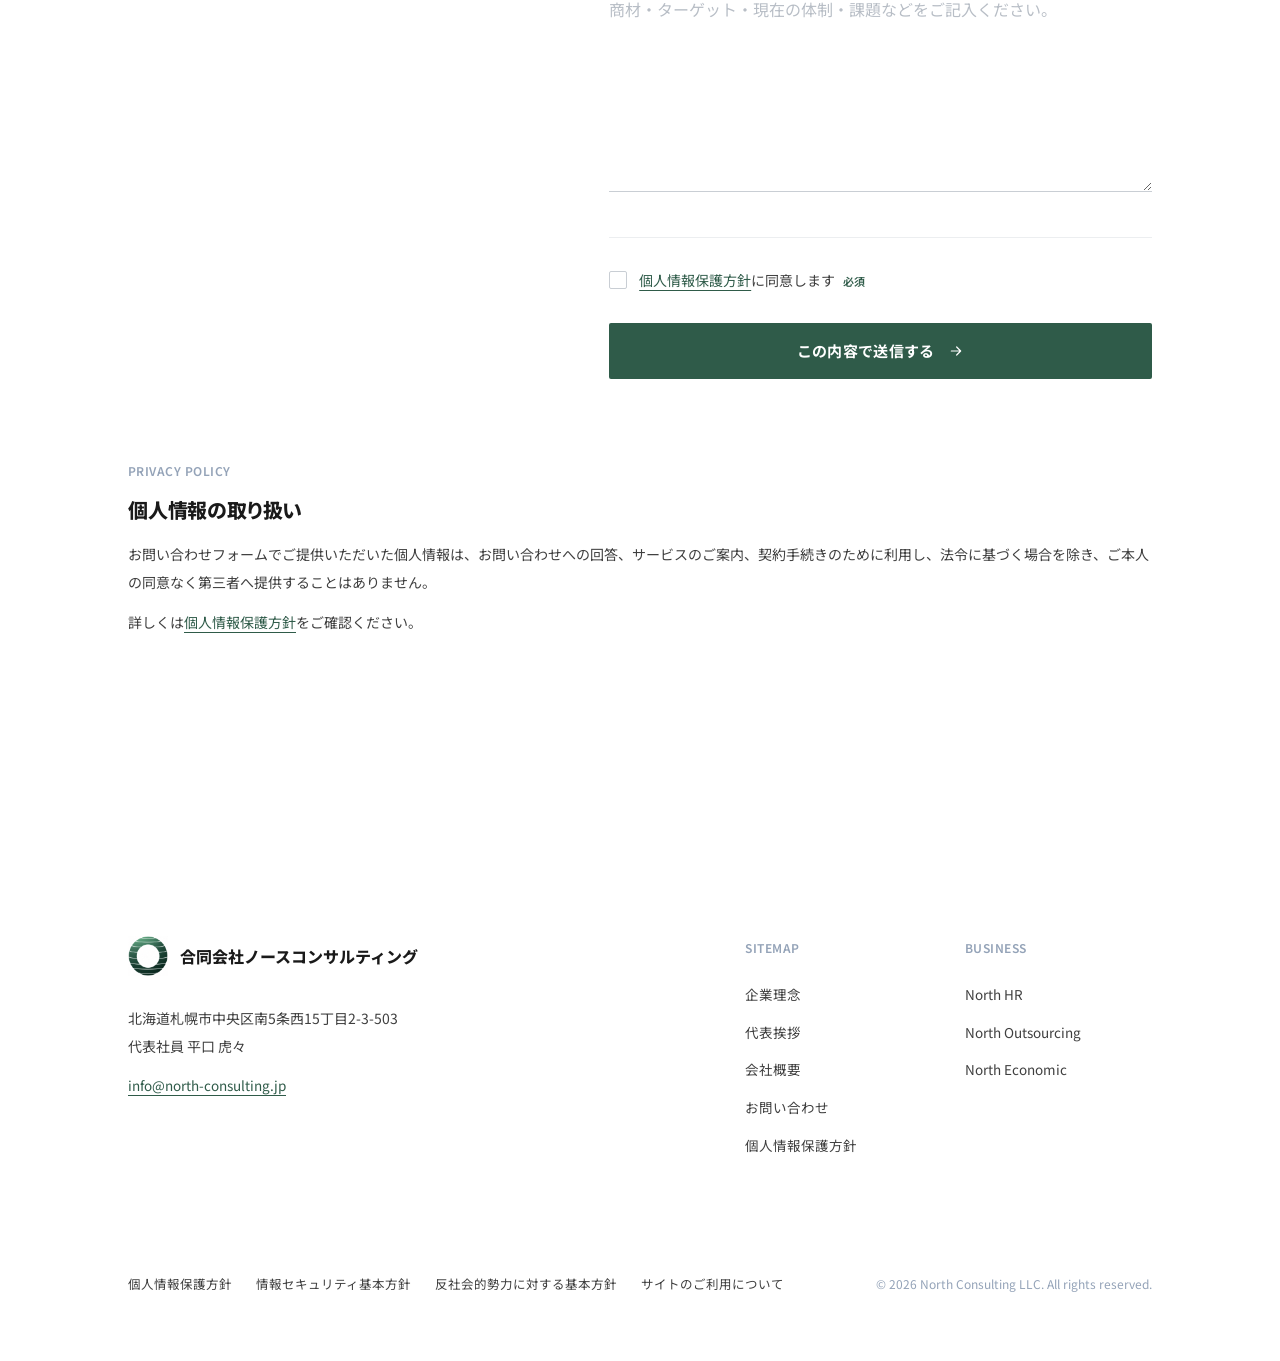
<file: contact.html>
<!DOCTYPE html>
<html lang="ja">
<head>
<meta charset="UTF-8">
<meta name="viewport" content="width=device-width, initial-scale=1.0">
<title>お問い合わせ｜合同会社ノースコンサルティング</title>
<meta name="description" content="サービスのご相談・お見積り・資料のご請求を承ります。原則1営業日以内に返信します。">
<meta name="theme-color" content="#FFFFFF">
<link rel="icon" type="image/png" href="assets/favicon.png">
<link rel="apple-touch-icon" href="assets/ring-logo.png">
<link rel="preconnect" href="https://fonts.googleapis.com">
<link rel="preconnect" href="https://fonts.gstatic.com" crossorigin>
<link rel="stylesheet" href="https://fonts.googleapis.com/css2?family=Noto+Sans+JP:wght@300;400;500;700;800;900&display=swap">
<link rel="stylesheet" href="assets/style.css">
<link rel="stylesheet" href="assets/tailwind.css">
</head>
<body data-page="contact">
<a href="#main" class="sr-only focus:not-sr-only focus:fixed focus:z-[100] focus:top-3 focus:left-3 focus:bg-canvas focus:text-ink focus:px-4 focus:py-2 focus:rounded-lg focus:text-sm">本文へスキップ</a>

<!-- ==================== HEADER（全ページ共通） ==================== -->
<header class="site-header" id="siteHeader">
  <div class="wrap-wide h-full flex items-center justify-between gap-6">
    <a href="index.html" class="brand" aria-label="合同会社ノースコンサルティング トップページへ">
      <span class="logo-mark"><img src="assets/ring-logo.png" alt="" width="40" height="40"></span>
      <span>
        <span class="brand-ja">合同会社ノースコンサルティング</span>
      </span>
    </a>
    <nav class="gnav hidden lg:flex items-center" aria-label="グローバルナビゲーション">
      <a href="index.html" class="nav-link" data-nav-page="index" data-nav-sec="index">企業理念</a>
      <a href="service.html" class="nav-link" data-nav-page="service" data-nav-sec="service">North HR</a>
      <a href="outsourcing.html" class="nav-link" data-nav-page="outsourcing" data-nav-sec="outsourcing">North Outsourcing</a>
      <a href="message.html" class="nav-link" data-nav-page="message" data-nav-sec="message">代表挨拶</a>
      <a href="company.html" class="nav-link" data-nav-page="company" data-nav-sec="company">会社概要</a>
    </nav>
    <div class="flex items-center gap-3">
      <a href="contact.html" class="btn btn-primary btn-sm hidden sm:inline-flex">無料相談</a>
      <button type="button" class="menu-btn lg:hidden" id="menuBtn" aria-expanded="false" aria-controls="mobileNav" aria-label="メニューを開く">
        <svg width="20" height="20" viewBox="0 0 24 24" fill="none" stroke="currentColor" stroke-width="1.6" aria-hidden="true"><path d="M4 8h16M4 16h16" stroke-linecap="round"/></svg>
      </button>
    </div>
  </div>
</header>
<nav class="mobile-nav lg:hidden" id="mobileNav" aria-label="モバイルメニュー">
  <div class="wrap pb-6">
    <a href="index.html" data-nav-page="index" data-nav-sec="index">企業理念<span class="en text-mute text-xs tracking-[.18em]">VISION</span></a>
    <a href="service.html" data-nav-page="service" data-nav-sec="service">North HR<span class="en text-mute text-xs tracking-[.18em]">SERVICE</span></a>
    <a href="outsourcing.html" data-nav-page="outsourcing" data-nav-sec="outsourcing">North Outsourcing<span class="en text-mute text-xs tracking-[.18em]">SALES OUTSOURCING</span></a>
    <a href="message.html" data-nav-page="message" data-nav-sec="message">代表挨拶<span class="en text-mute text-xs tracking-[.18em]">MESSAGE</span></a>
    <a href="company.html" data-nav-page="company" data-nav-sec="company">会社概要<span class="en text-mute text-xs tracking-[.18em]">COMPANY</span></a>
    <a href="contact.html">お問い合わせ<span class="en text-mute text-xs tracking-[.18em]">CONTACT</span></a>
  </div>
</nav>

<main id="main">
<section class="page-head">
  <div class="wrap">
    <nav class="crumb reveal" aria-label="パンくずリスト"><a href="index.html">Home</a><span aria-hidden="true">/</span><span class="text-body">お問い合わせ</span></nav>
    <p class="eyebrow mt-9 reveal">Contact</p>
    <h1 class="h-page mt-5 reveal" data-delay="50">お問い合わせ</h1>
    <p class="lead mt-7 max-w-[42rem] reveal" data-delay="100">サービスのご相談・お見積り・資料のご請求を承ります。原則1営業日以内に返信します。</p>
  </div>
</section>

<!-- ==================== CONTACT ==================== -->
<section id="contact" class="section">
  <div class="wrap grid gap-14 lg:grid-cols-[minmax(0,.85fr)_minmax(0,1.15fr)] lg:gap-20">
    <div class="reveal">
      <h2 class="h-section nb">ご相談は、<br>ヒアリングから<br>始めます。</h2>
      <p class="lead mt-7">ご相談・お見積りは無料です。初回ヒアリングで、商材・ターゲット・現在の体制を伺い、適したサービスと進め方をご提案します。</p>
      <ol class="mt-10 rule">
        <li class="grid grid-cols-[56px_1fr] gap-4 border-b border-line"><span class="idx pt-1">01</span><div><p class="text-ink font-bold">ヒアリング</p><p class="small">商材・ターゲット・人材像を確認（30〜60分）</p></div></li>
        <li class="grid grid-cols-[56px_1fr] gap-4 border-b border-line"><span class="idx pt-1">02</span><div><p class="text-ink font-bold">ご提案・お見積り</p><p class="small">体制・進め方・費用をご提示</p></div></li>
        <li class="grid grid-cols-[56px_1fr] gap-4 border-b border-line"><span class="idx pt-1">03</span><div><p class="text-ink font-bold">ご契約・開始</p><p class="small">業務委託契約・秘密保持契約を締結し、業務を開始</p></div></li>
      </ol>
      <a href="mailto:info@north-consulting.jp" class="link-arrow mt-9">info@north-consulting.jp <svg class="ico" viewBox="0 0 24 24" fill="none" stroke="currentColor" stroke-width="1.8" aria-hidden="true"><path d="M5 12h14M13 6l6 6-6 6" stroke-linecap="round" stroke-linejoin="round"/></svg></a>
    </div>

    <div class="card reveal" data-delay="80">
      <!-- 送信先：FormSubmit（https://formsubmit.co）経由で info@north-consulting.jp に届きます。
           初回の送信時に info@ 宛てに届く「Activate Form」のリンクを押すと、以降のお問い合わせが届くようになります。
           送信サービスを使えない場合は、記入済みのメール作成画面を開きます。 -->
      <form id="contactForm" data-endpoint="https://formsubmit.co/ajax/info@north-consulting.jp" data-mailto="info@north-consulting.jp" novalidate>
        <input type="text" name="_honey" tabindex="-1" autocomplete="off" aria-hidden="true" style="position:absolute;left:-9999px;width:1px;height:1px;opacity:0">
        <div class="pb-6 mb-8 border-b border-line">
          <p class="label">Inquiry Form</p>
          <p class="mt-2 text-ink text-xl font-bold">お問い合わせフォーム</p>
        </div>

        <fieldset class="field" data-field="kind">
          <legend class="legend">お問い合わせ種別<span class="req">必須</span></legend>
          <div class="grid sm:grid-cols-2 gap-3">
            <label class="choice"><input type="radio" class="radio" name="kind" value="North HR（インサイドセールス受託）" checked><span>North HR（インサイドセールス受託）</span></label>
            <label class="choice"><input type="radio" class="radio" name="kind" value="North Outsourcing"><span>North Outsourcing</span></label>
            <label class="choice"><input type="radio" class="radio" name="kind" value="固定費削減の相談"><span>固定費削減の相談</span></label>
            <label class="choice"><input type="radio" class="radio" name="kind" value="資料のご請求"><span>資料のご請求</span></label>
            <label class="choice"><input type="radio" class="radio" name="kind" value="稼働メンバーとして働きたい"><span>稼働メンバーとして働きたい</span></label>
          </div>
        </fieldset>

        <div class="mt-8 grid sm:grid-cols-2 gap-x-5 gap-y-6">
          <div class="field sm:col-span-2" data-field="company">
            <label for="company" class="lbl">貴社名<span id="companyReq" class="req">必須</span></label>
            <input id="company" name="company" type="text" class="input" autocomplete="organization" placeholder="例）株式会社ノース商事" aria-describedby="company-msg">
            <p class="field-msg" id="company-msg"><svg viewBox="0 0 24 24" fill="none" stroke="currentColor" stroke-width="2" aria-hidden="true"><circle cx="12" cy="12" r="9"/><path d="M12 8v5M12 16h.01" stroke-linecap="round"/></svg><span>貴社名をご入力ください。</span></p>
          </div>
          <div class="field" data-field="name">
            <label for="name" class="lbl">お名前<span class="req">必須</span></label>
            <input id="name" name="name" type="text" class="input" autocomplete="name" placeholder="例）山田 太郎" aria-describedby="name-msg">
            <p class="field-msg" id="name-msg"><svg viewBox="0 0 24 24" fill="none" stroke="currentColor" stroke-width="2" aria-hidden="true"><circle cx="12" cy="12" r="9"/><path d="M12 8v5M12 16h.01" stroke-linecap="round"/></svg><span>お名前をご入力ください。</span></p>
          </div>
          <div class="field" data-field="dept">
            <label for="dept" class="lbl">部署・役職<span class="opt">任意</span></label>
            <input id="dept" name="dept" type="text" class="input" autocomplete="organization-title" placeholder="例）営業部 部長">
          </div>
          <div class="field" data-field="email">
            <label for="email" class="lbl">メールアドレス<span class="req">必須</span></label>
            <input id="email" name="email" type="email" class="input" autocomplete="email" placeholder="例）yamada@example.co.jp" aria-describedby="email-msg">
            <p class="field-msg" id="email-msg"><svg viewBox="0 0 24 24" fill="none" stroke="currentColor" stroke-width="2" aria-hidden="true"><circle cx="12" cy="12" r="9"/><path d="M12 8v5M12 16h.01" stroke-linecap="round"/></svg><span>正しい形式のメールアドレスをご入力ください。</span></p>
          </div>
          <div class="field" data-field="tel">
            <label for="tel" class="lbl">電話番号<span class="opt">任意</span></label>
            <input id="tel" name="tel" type="tel" class="input" autocomplete="tel" placeholder="例）011-000-0000">
          </div>
          <div class="field" data-field="size">
            <label for="size" class="lbl">従業員規模<span class="opt">任意</span></label>
            <select id="size" name="size" class="input"><option value="">選択してください</option><option>1〜10名</option><option>11〜50名</option><option>51〜100名</option><option>101〜300名</option><option>301名以上</option></select>
          </div>
          <div class="field" data-field="headcount">
            <label for="headcount" class="lbl">想定する体制（人数）<span class="opt">任意</span></label>
            <select id="headcount" name="headcount" class="input"><option value="">選択してください</option><option>1名</option><option>2〜3名</option><option>4〜5名</option><option>6名以上</option><option>未定・相談したい</option></select>
          </div>
          <div class="field sm:col-span-2" data-field="message">
            <label for="message" class="lbl">お問い合わせ内容<span class="req">必須</span></label>
            <textarea id="message" name="message" rows="6" class="input" placeholder="商材・ターゲット・現在の体制・課題などをご記入ください。" aria-describedby="message-msg"></textarea>
            <p class="field-msg" id="message-msg"><svg viewBox="0 0 24 24" fill="none" stroke="currentColor" stroke-width="2" aria-hidden="true"><circle cx="12" cy="12" r="9"/><path d="M12 8v5M12 16h.01" stroke-linecap="round"/></svg><span>お問い合わせ内容をご入力ください。</span></p>
          </div>
        </div>

        <div class="mt-9 pt-7 rule">
          <div class="field" data-field="agree">
            <label class="flex items-start gap-3 text-[14px] text-body cursor-pointer">
              <input id="agree" type="checkbox" class="check" aria-describedby="agree-msg">
              <span><a href="privacy.html" class="text-link" target="_blank" rel="noopener">個人情報保護方針</a>に同意します<span class="req ml-2">必須</span></span>
            </label>
            <p class="field-msg" id="agree-msg"><svg viewBox="0 0 24 24" fill="none" stroke="currentColor" stroke-width="2" aria-hidden="true"><circle cx="12" cy="12" r="9"/><path d="M12 8v5M12 16h.01" stroke-linecap="round"/></svg><span>個人情報の取り扱いへの同意が必要です。</span></p>
          </div>
          <div id="formError" class="form-alert mt-6" role="alert">
            <svg width="18" height="18" viewBox="0 0 24 24" fill="none" stroke="currentColor" stroke-width="1.8" class="mt-0.5 flex-none" aria-hidden="true"><circle cx="12" cy="12" r="9"/><path d="M12 8v5M12 16h.01" stroke-linecap="round"/></svg>
            <span id="formErrorText"></span>
          </div>
          <button type="submit" class="btn btn-primary w-full mt-7">この内容で送信する <svg class="ico" viewBox="0 0 24 24" fill="none" stroke="currentColor" stroke-width="1.8" aria-hidden="true"><path d="M5 12h14M13 6l6 6-6 6" stroke-linecap="round" stroke-linejoin="round"/></svg></button>
        </div>
      </form>

      <div id="formDone" class="hidden text-center" tabindex="-1">
        <span class="inline-grid place-items-center w-14 h-14 text-accent">
          <svg class="w-6 h-6" fill="none" viewBox="0 0 24 24" stroke-width="2" stroke="currentColor" aria-hidden="true"><path stroke-linecap="round" stroke-linejoin="round" d="m4.5 12.75 6 6 9-13.5"/></svg>
        </span>
        <p id="formDoneTitle" class="mt-6 text-ink text-2xl font-bold">送信が完了しました</p>
        <p id="formDoneText" class="lead mt-4">ありがとうございます。原則1営業日以内に、ご記入のメールアドレス宛に返信します。</p>
      </div>
    </div>
  </div>
  <div class="wrap mt-20">
    <div id="privacy" class="card card-tint reveal">
      <p class="label">Privacy Policy</p>
      <h2 class="mt-3 text-xl">個人情報の取り扱い</h2>
      <p class="small mt-4">お問い合わせフォームでご提供いただいた個人情報は、お問い合わせへの回答、サービスのご案内、契約手続きのために利用し、法令に基づく場合を除き、ご本人の同意なく第三者へ提供することはありません。</p>
      <p class="small mt-3">詳しくは<a href="privacy.html" class="text-link">個人情報保護方針</a>をご確認ください。</p>
    </div>
  </div>
</section>

</main>

<!-- ==================== FOOTER（全ページ共通） ==================== -->
<footer class="site-footer pt-40 pb-16">
  <div class="wrap">
    <div class="grid gap-12 md:grid-cols-[1.4fr_1fr]">
      <div>
        <a href="index.html" class="brand">
          <span class="logo-mark"><img src="assets/ring-logo.png" alt="" width="40" height="40"></span>
          <span><span class="brand-ja">合同会社ノースコンサルティング</span></span>
        </a>
        <p class="small mt-7">北海道札幌市中央区南5条西15丁目2-3-503<br>代表社員 平口 虎々</p>
        <a href="mailto:info@north-consulting.jp" class="text-link mt-3 inline-block text-[13.5px]">info@north-consulting.jp</a>
      </div>
      <div class="grid grid-cols-2 gap-8">
        <div>
          <p class="label">Sitemap</p>
          <nav class="mt-5 flex flex-col gap-2.5 text-[13.5px]" aria-label="サイトマップ">
            <a href="index.html" class="foot-link">企業理念</a>
            <a href="message.html" class="foot-link">代表挨拶</a>
            <a href="company.html" class="foot-link">会社概要</a>
            <a href="contact.html" class="foot-link">お問い合わせ</a>
            <a href="privacy.html" class="foot-link">個人情報保護方針</a>
          </nav>
        </div>
        <div>
          <p class="label">Business</p>
          <nav class="mt-5 flex flex-col gap-2.5 text-[13.5px] en" aria-label="事業">
            <a href="service.html" class="foot-link">North HR</a>
            <a href="outsourcing.html" class="foot-link">North Outsourcing</a>
            <a href="index.html#business" class="foot-link">North Economic</a>
          </nav>
        </div>
      </div>
    </div>
    <div class="mt-28 flex flex-col gap-4 md:flex-row md:items-center md:justify-between">
      <nav class="flex flex-wrap gap-x-6 gap-y-2 text-[12.5px]" aria-label="各種方針">
        <a href="privacy.html" class="foot-link">個人情報保護方針</a>
        <a href="security.html" class="foot-link">情報セキュリティ基本方針</a>
        <a href="antisocial.html" class="foot-link">反社会的勢力に対する基本方針</a>
        <a href="sitepolicy.html" class="foot-link">サイトのご利用について</a>
      </nav>
      <p class="note en">© 2026 North Consulting LLC. All rights reserved.</p>
    </div>
  </div>
</footer>
<script src="assets/main.js"></script>
</body>
</html>
</file>
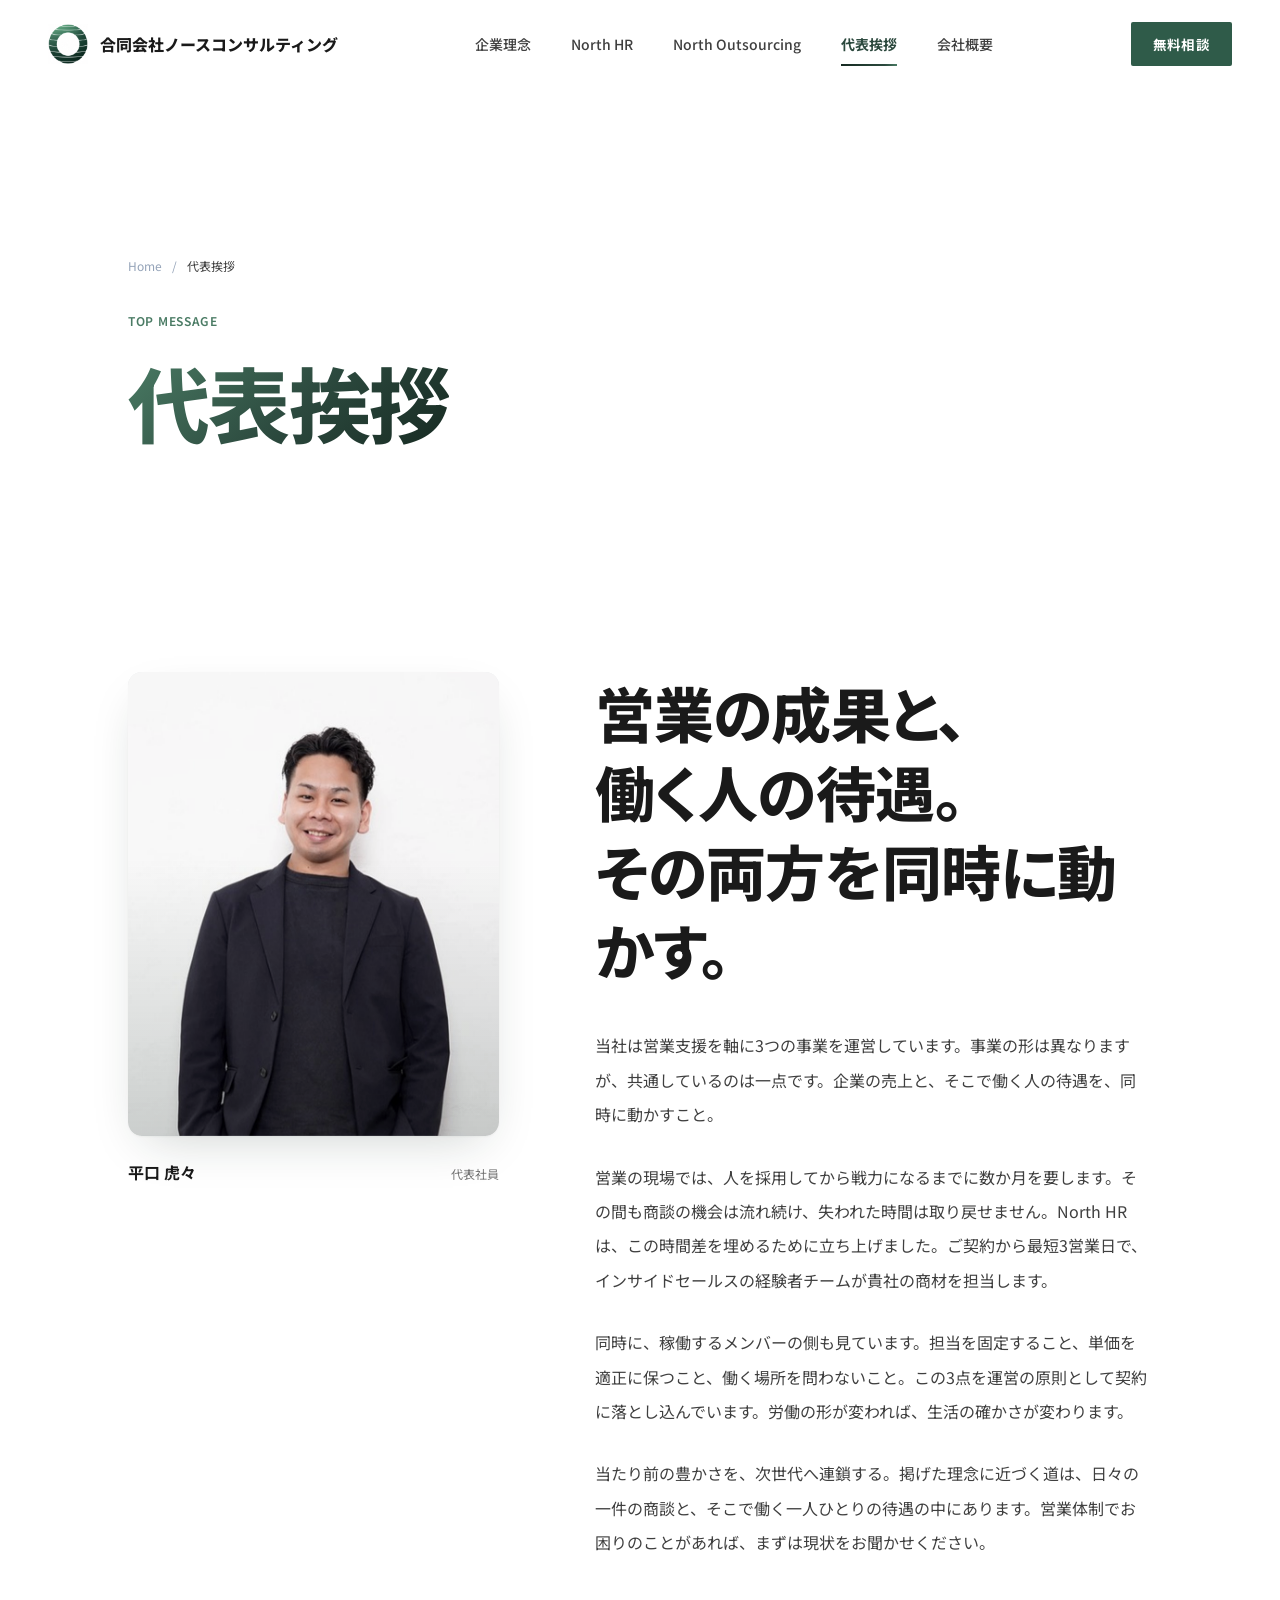
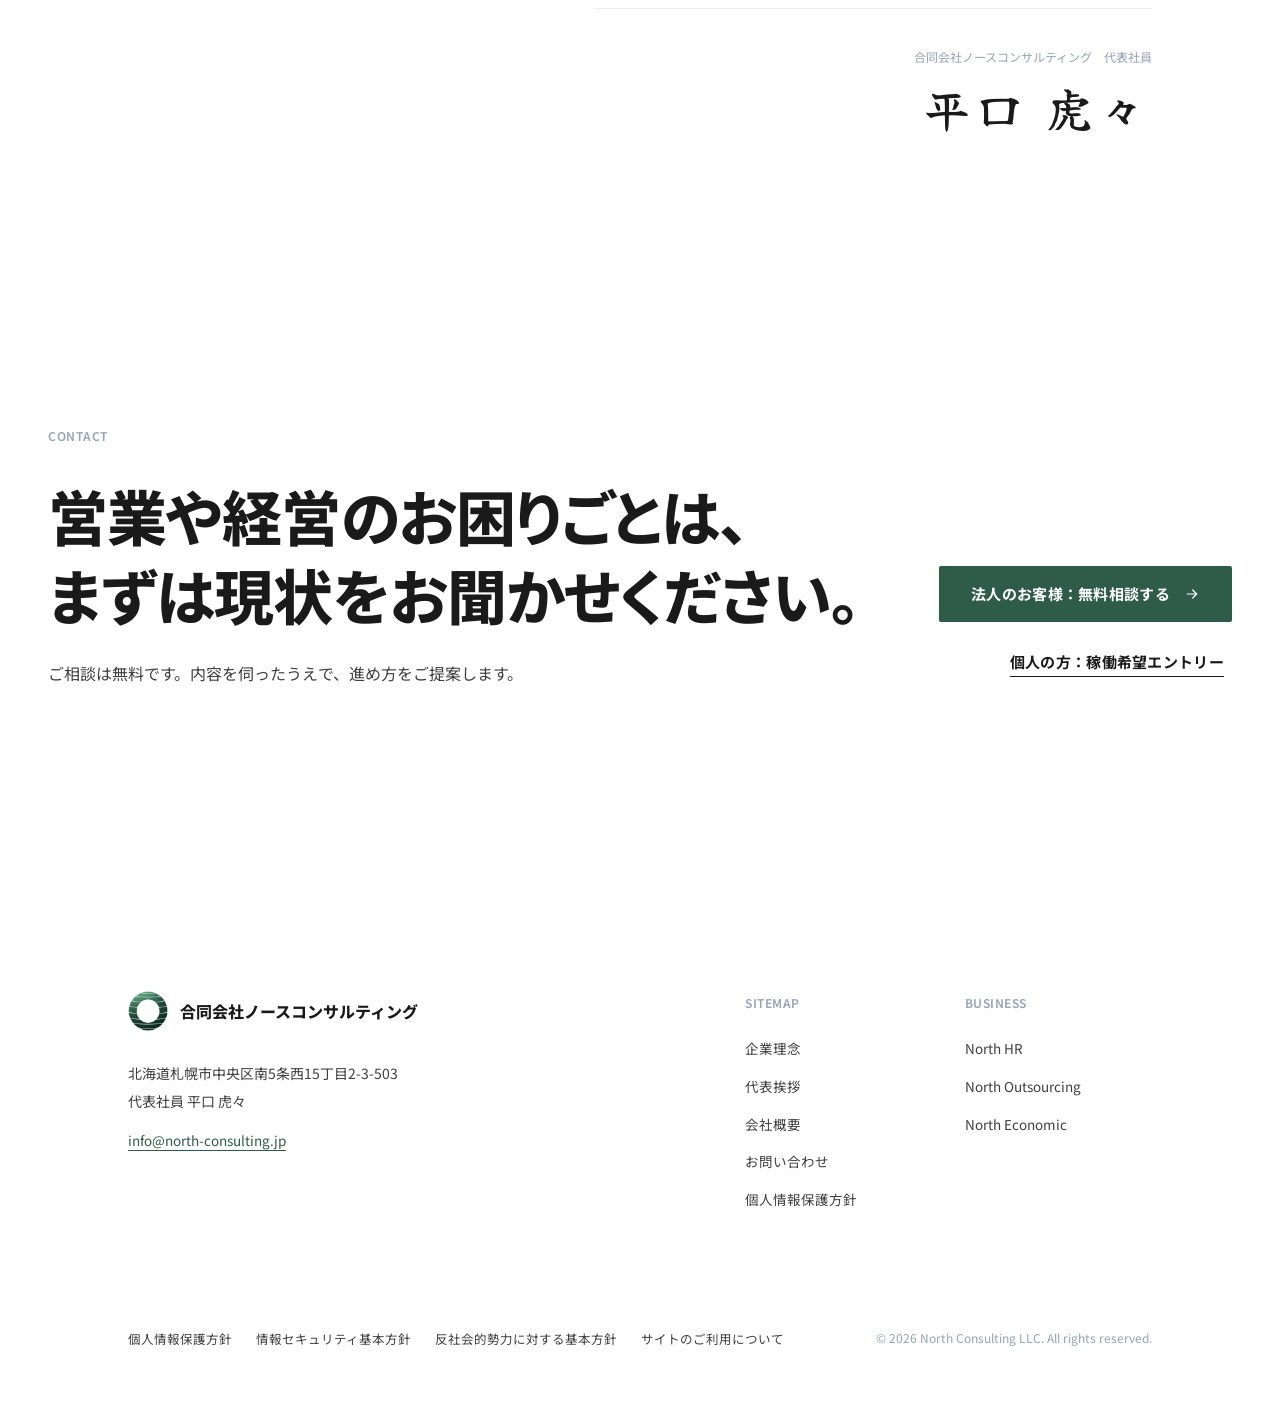
<file: message.html>
<!DOCTYPE html>
<html lang="ja">
<head>
<meta charset="UTF-8">
<meta name="viewport" content="width=device-width, initial-scale=1.0">
<title>代表挨拶｜合同会社ノースコンサルティング</title>
<meta name="description" content="合同会社ノースコンサルティング 代表社員 平口 虎々のメッセージ。営業の成果と、働く人の待遇。その両方を同時に動かす。">
<meta name="theme-color" content="#FFFFFF">
<link rel="icon" type="image/png" href="assets/favicon.png">
<link rel="apple-touch-icon" href="assets/ring-logo.png">
<link rel="preconnect" href="https://fonts.googleapis.com">
<link rel="preconnect" href="https://fonts.gstatic.com" crossorigin>
<link rel="stylesheet" href="https://fonts.googleapis.com/css2?family=Noto+Sans+JP:wght@300;400;500;700;800;900&display=swap">
<link rel="stylesheet" href="https://fonts.googleapis.com/css2?family=Yuji+Syuku&text=%E5%B9%B3%E5%8F%A3%E8%99%8E%E3%80%85&display=swap">
<link rel="stylesheet" href="assets/style.css">
<link rel="stylesheet" href="assets/tailwind.css">
</head>
<body data-page="message">
<a href="#main" class="sr-only focus:not-sr-only focus:fixed focus:z-[100] focus:top-3 focus:left-3 focus:bg-canvas focus:text-ink focus:px-4 focus:py-2 focus:rounded-lg focus:text-sm">本文へスキップ</a>

<!-- ==================== HEADER（全ページ共通） ==================== -->
<header class="site-header" id="siteHeader">
  <div class="wrap-wide h-full flex items-center justify-between gap-6">
    <a href="index.html" class="brand" aria-label="合同会社ノースコンサルティング トップページへ">
      <span class="logo-mark"><img src="assets/ring-logo.png" alt="" width="40" height="40"></span>
      <span>
        <span class="brand-ja">合同会社ノースコンサルティング</span>
      </span>
    </a>
    <nav class="gnav hidden lg:flex items-center" aria-label="グローバルナビゲーション">
      <a href="index.html" class="nav-link" data-nav-page="index" data-nav-sec="index">企業理念</a>
      <a href="service.html" class="nav-link" data-nav-page="service" data-nav-sec="service">North HR</a>
      <a href="outsourcing.html" class="nav-link" data-nav-page="outsourcing" data-nav-sec="outsourcing">North Outsourcing</a>
      <a href="message.html" class="nav-link" data-nav-page="message" data-nav-sec="message">代表挨拶</a>
      <a href="company.html" class="nav-link" data-nav-page="company" data-nav-sec="company">会社概要</a>
    </nav>
    <div class="flex items-center gap-3">
      <a href="contact.html" class="btn btn-primary btn-sm hidden sm:inline-flex">無料相談</a>
      <button type="button" class="menu-btn lg:hidden" id="menuBtn" aria-expanded="false" aria-controls="mobileNav" aria-label="メニューを開く">
        <svg width="20" height="20" viewBox="0 0 24 24" fill="none" stroke="currentColor" stroke-width="1.6" aria-hidden="true"><path d="M4 8h16M4 16h16" stroke-linecap="round"/></svg>
      </button>
    </div>
  </div>
</header>
<nav class="mobile-nav lg:hidden" id="mobileNav" aria-label="モバイルメニュー">
  <div class="wrap pb-6">
    <a href="index.html" data-nav-page="index" data-nav-sec="index">企業理念<span class="en text-mute text-xs tracking-[.18em]">VISION</span></a>
    <a href="service.html" data-nav-page="service" data-nav-sec="service">North HR<span class="en text-mute text-xs tracking-[.18em]">SERVICE</span></a>
    <a href="outsourcing.html" data-nav-page="outsourcing" data-nav-sec="outsourcing">North Outsourcing<span class="en text-mute text-xs tracking-[.18em]">SALES OUTSOURCING</span></a>
    <a href="message.html" data-nav-page="message" data-nav-sec="message">代表挨拶<span class="en text-mute text-xs tracking-[.18em]">MESSAGE</span></a>
    <a href="company.html" data-nav-page="company" data-nav-sec="company">会社概要<span class="en text-mute text-xs tracking-[.18em]">COMPANY</span></a>
    <a href="contact.html">お問い合わせ<span class="en text-mute text-xs tracking-[.18em]">CONTACT</span></a>
  </div>
</nav>

<main id="main">
<section class="page-head">
  <div class="wrap">
    <nav class="crumb reveal" aria-label="パンくずリスト"><a href="index.html">Home</a><span aria-hidden="true">/</span><span class="text-body">代表挨拶</span></nav>
    <p class="eyebrow mt-9 reveal">Top Message</p>
    <h1 class="h-page mt-5 reveal" data-delay="50">代表挨拶</h1>
  </div>
</section>

<!-- ==================== MESSAGE ==================== -->
<section id="top-message" class="section">
  <div class="wrap">
    <div class="grid gap-14 lg:grid-cols-[minmax(0,.8fr)_minmax(0,1.2fr)] lg:gap-24">
      <div class="reveal">
        <figure class="lg:sticky lg:top-[120px]">
          <div class="portrait ph ph-portrait"><img src="assets/portrait.jpg" alt="合同会社ノースコンサルティング 代表社員 平口 虎々" loading="lazy" decoding="async"></div>
          <figcaption class="mt-5 flex items-baseline justify-between gap-4">
            <span class="text-ink font-bold tracking-[.14em]">平口 虎々</span>
            <span class="text-[12px] text-mute tracking-[.12em]">代表社員</span>
          </figcaption>
        </figure>
      </div>
      <div class="reveal" data-delay="80">
        <h2 class="h-section nb">営業の成果と、働く人の待遇。<br>その両方を同時に動かす。</h2>
        <div class="mt-10 space-y-7 lead leading-[2.15]">
          <p>当社は営業支援を軸に3つの事業を運営しています。事業の形は異なりますが、共通しているのは一点です。企業の売上と、そこで働く人の待遇を、同時に動かすこと。</p>
          <p>営業の現場では、人を採用してから戦力になるまでに数か月を要します。その間も商談の機会は流れ続け、失われた時間は取り戻せません。North HR は、この時間差を埋めるために立ち上げました。ご契約から最短3営業日で、インサイドセールスの経験者チームが貴社の商材を担当します。</p>
          <p>同時に、稼働するメンバーの側も見ています。担当を固定すること、単価を適正に保つこと、働く場所を問わないこと。この3点を運営の原則として契約に落とし込んでいます。労働の形が変われば、生活の確かさが変わります。</p>
          <p>当たり前の豊かさを、次世代へ連鎖する。掲げた理念に近づく道は、日々の一件の商談と、そこで働く一人ひとりの待遇の中にあります。営業体制でお困りのことがあれば、まずは現状をお聞かせください。</p>
        </div>
        <div class="mt-12 pt-9 rule flex flex-col items-end gap-3">
          <p class="sig-role">合同会社ノースコンサルティング　代表社員</p>
          <p class="sig-name sig-hand">平口 虎々</p>
        </div>
      </div>
    </div>
  </div>
</section>

<!-- ==================== CTA ==================== -->
<section class="section cta-sec">
  <div class="wrap-wide">
    <div class="cta-grid reveal">
      <div class="cta-copy">
        <p class="eyebrow">Contact</p>
        <h2 class="h-section nb mt-6">営業や経営のお困りごとは、<br class="hidden sm:block">まずは現状をお聞かせください。</h2>
        <p class="mt-6">ご相談は無料です。内容を伺ったうえで、進め方をご提案します。</p>
      </div>
      <div class="cta-actions">
        <a href="contact.html" class="btn btn-primary">法人のお客様：無料相談する <svg class="ico" viewBox="0 0 24 24" fill="none" stroke="currentColor" stroke-width="1.8" aria-hidden="true"><path d="M5 12h14M13 6l6 6-6 6" stroke-linecap="round" stroke-linejoin="round"/></svg></a>
        <a href="contact.html?kind=indiv" class="btn btn-secondary">個人の方：稼働希望エントリー</a>
      </div>
    </div>
  </div>
</section>

</main>

<!-- ==================== FOOTER（全ページ共通） ==================== -->
<footer class="site-footer pt-40 pb-16">
  <div class="wrap">
    <div class="grid gap-12 md:grid-cols-[1.4fr_1fr]">
      <div>
        <a href="index.html" class="brand">
          <span class="logo-mark"><img src="assets/ring-logo.png" alt="" width="40" height="40"></span>
          <span><span class="brand-ja">合同会社ノースコンサルティング</span></span>
        </a>
        <p class="small mt-7">北海道札幌市中央区南5条西15丁目2-3-503<br>代表社員 平口 虎々</p>
        <a href="mailto:info@north-consulting.jp" class="text-link mt-3 inline-block text-[13.5px]">info@north-consulting.jp</a>
      </div>
      <div class="grid grid-cols-2 gap-8">
        <div>
          <p class="label">Sitemap</p>
          <nav class="mt-5 flex flex-col gap-2.5 text-[13.5px]" aria-label="サイトマップ">
            <a href="index.html" class="foot-link">企業理念</a>
            <a href="message.html" class="foot-link">代表挨拶</a>
            <a href="company.html" class="foot-link">会社概要</a>
            <a href="contact.html" class="foot-link">お問い合わせ</a>
            <a href="privacy.html" class="foot-link">個人情報保護方針</a>
          </nav>
        </div>
        <div>
          <p class="label">Business</p>
          <nav class="mt-5 flex flex-col gap-2.5 text-[13.5px] en" aria-label="事業">
            <a href="service.html" class="foot-link">North HR</a>
            <a href="outsourcing.html" class="foot-link">North Outsourcing</a>
            <a href="index.html#business" class="foot-link">North Economic</a>
          </nav>
        </div>
      </div>
    </div>
    <div class="mt-28 flex flex-col gap-4 md:flex-row md:items-center md:justify-between">
      <nav class="flex flex-wrap gap-x-6 gap-y-2 text-[12.5px]" aria-label="各種方針">
        <a href="privacy.html" class="foot-link">個人情報保護方針</a>
        <a href="security.html" class="foot-link">情報セキュリティ基本方針</a>
        <a href="antisocial.html" class="foot-link">反社会的勢力に対する基本方針</a>
        <a href="sitepolicy.html" class="foot-link">サイトのご利用について</a>
      </nav>
      <p class="note en">© 2026 North Consulting LLC. All rights reserved.</p>
    </div>
  </div>
</footer>
<script src="assets/main.js"></script>
</body>
</html>
</file>
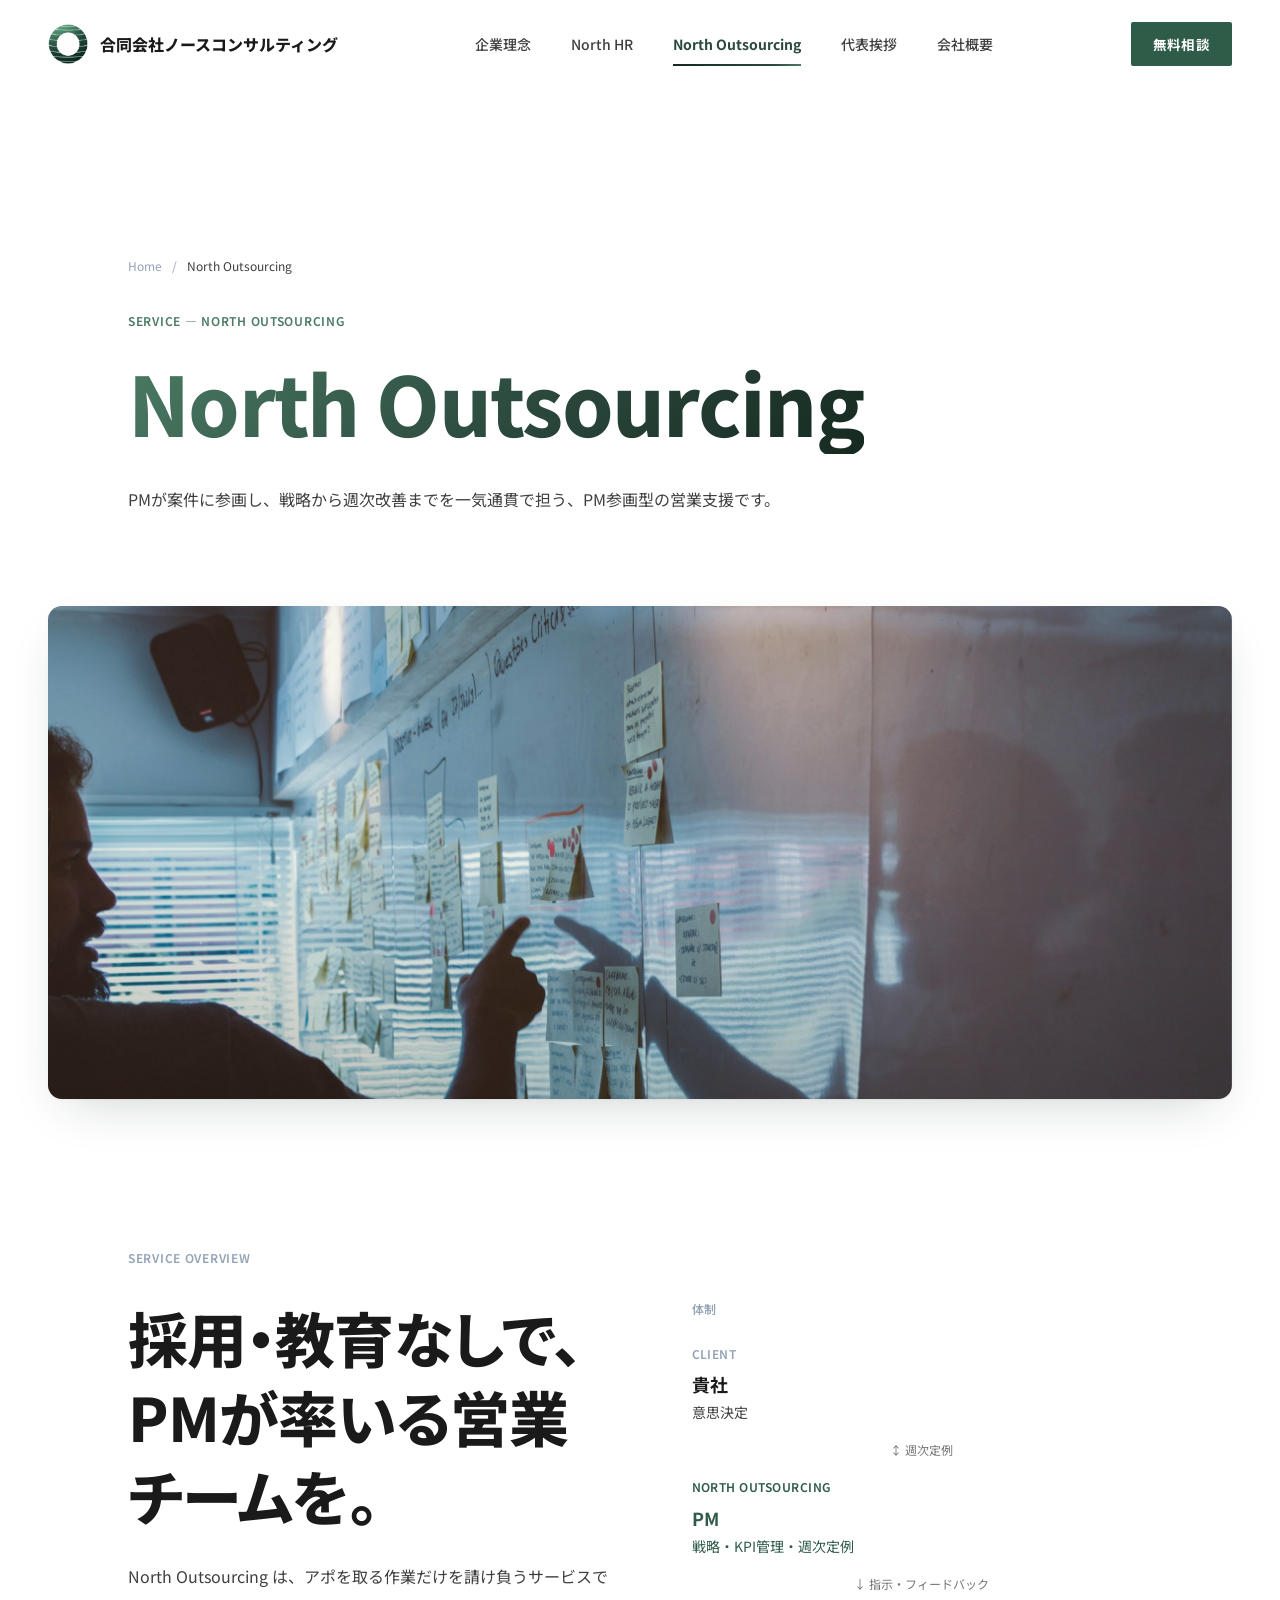
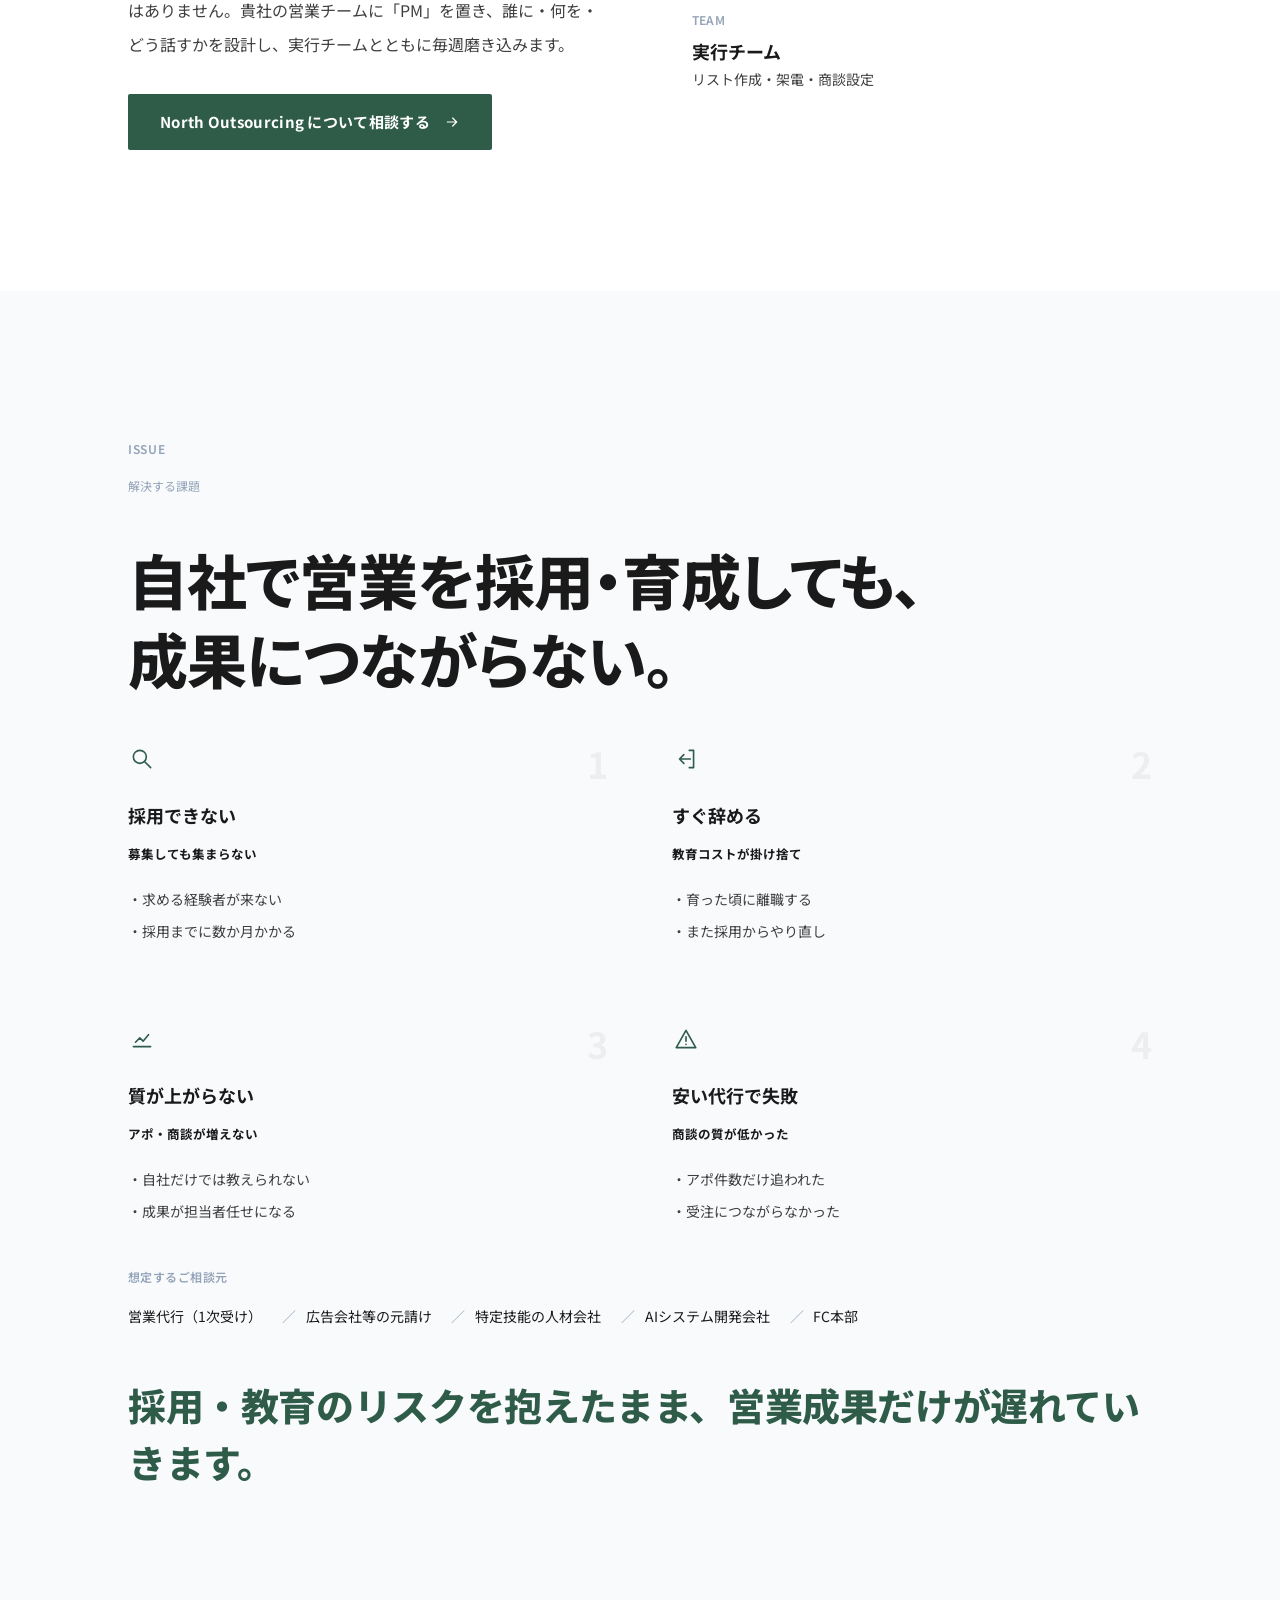
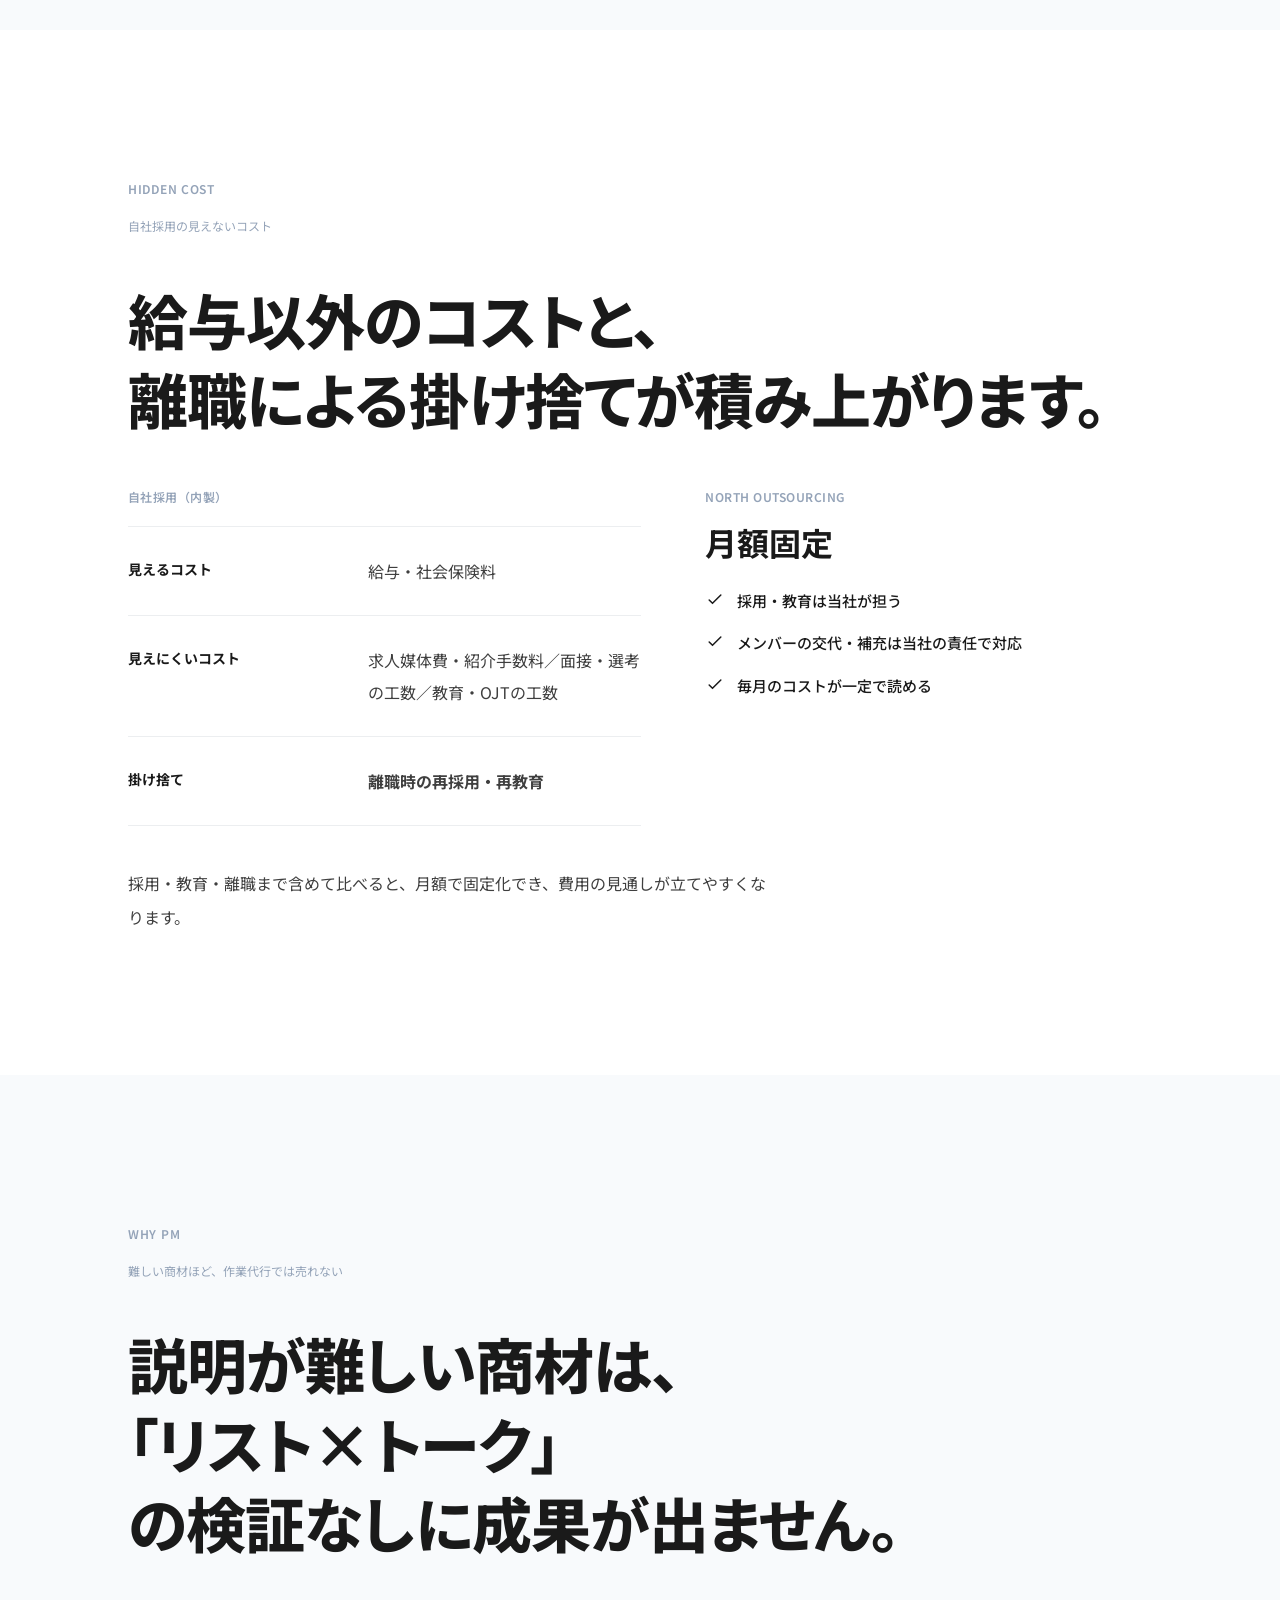
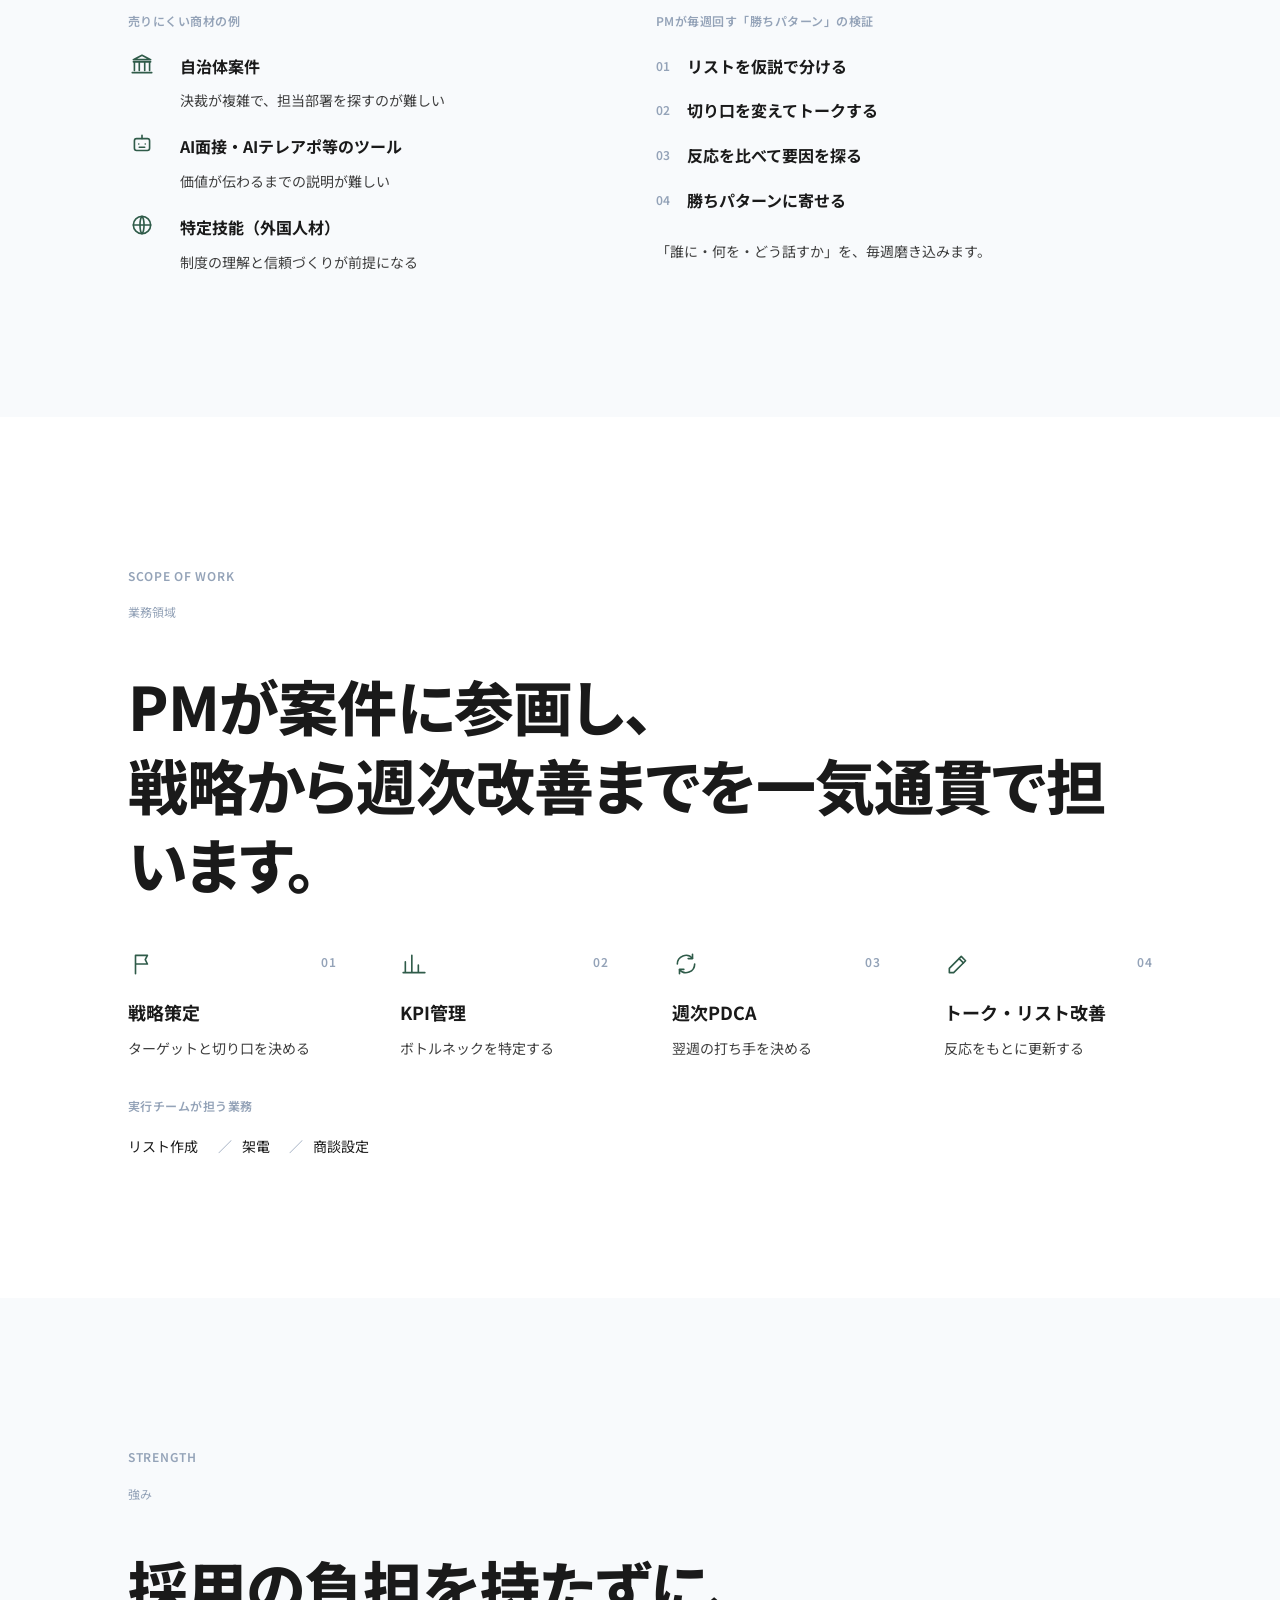
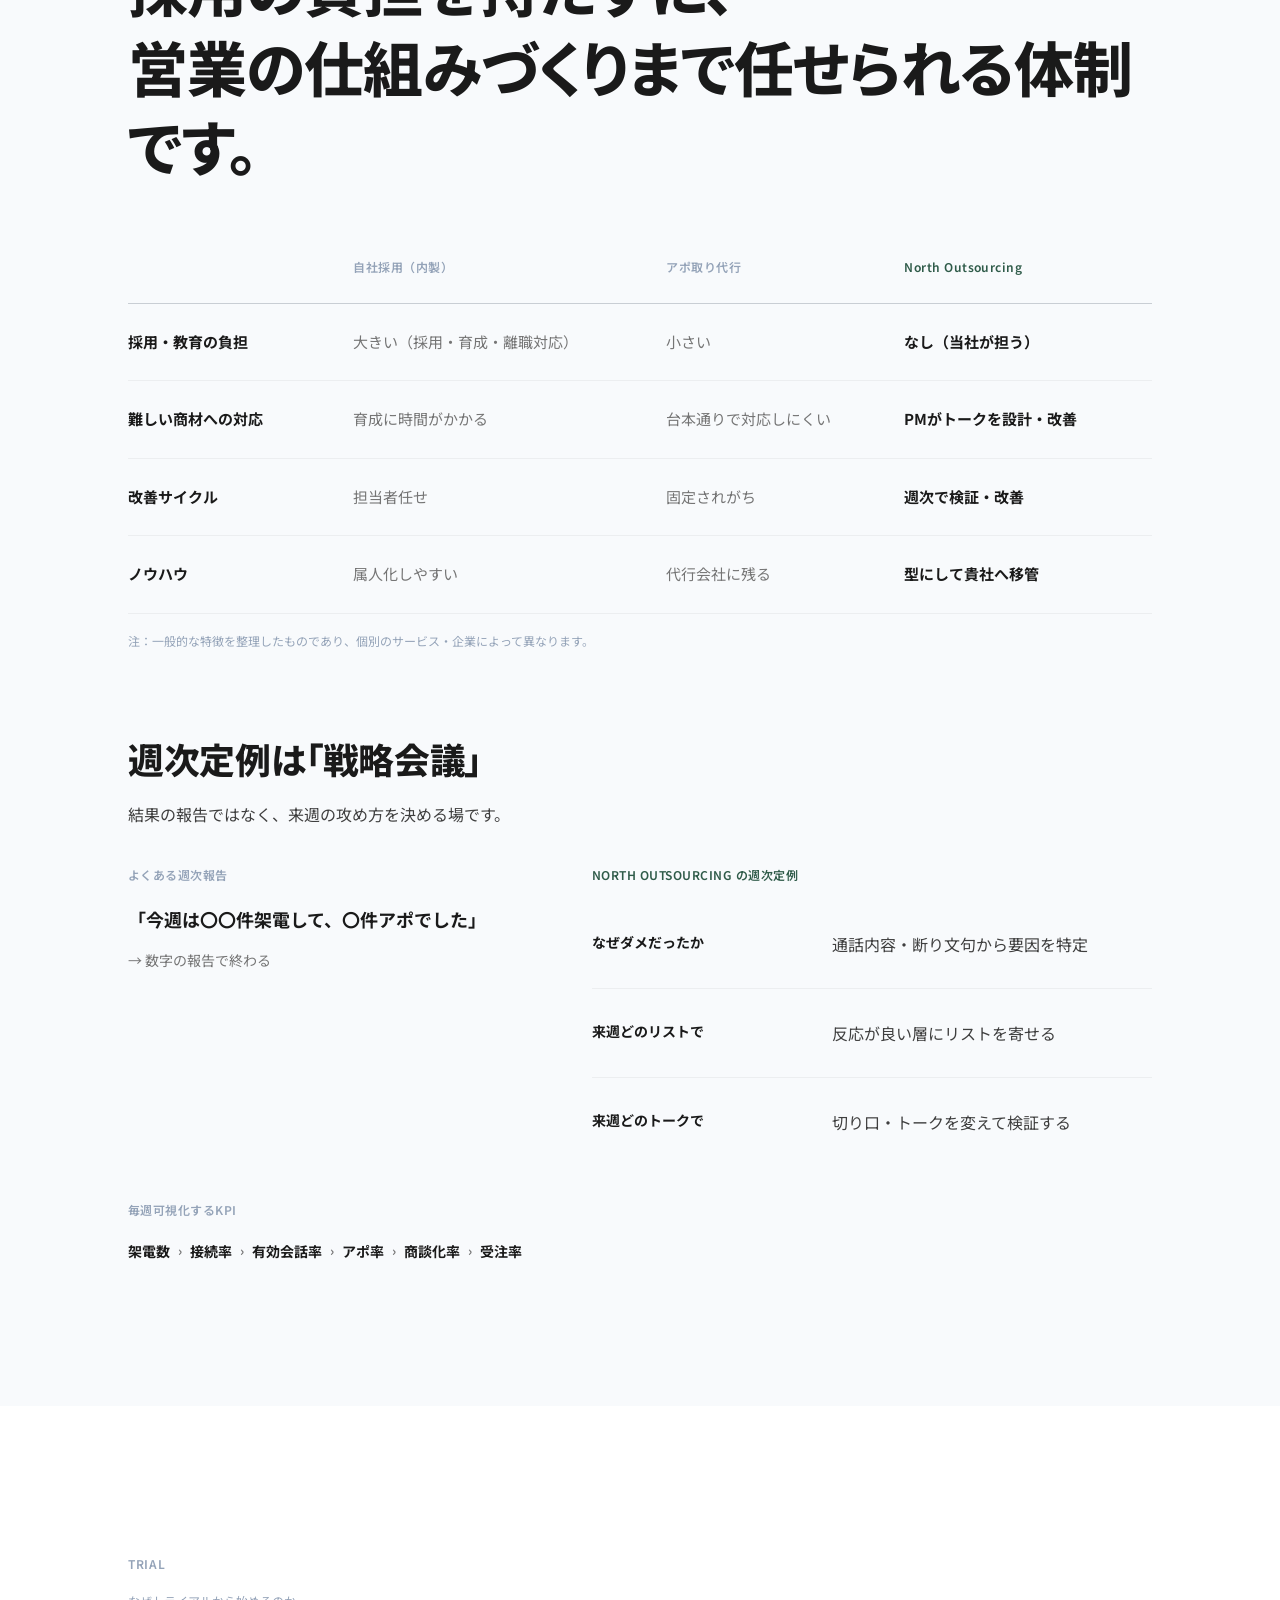
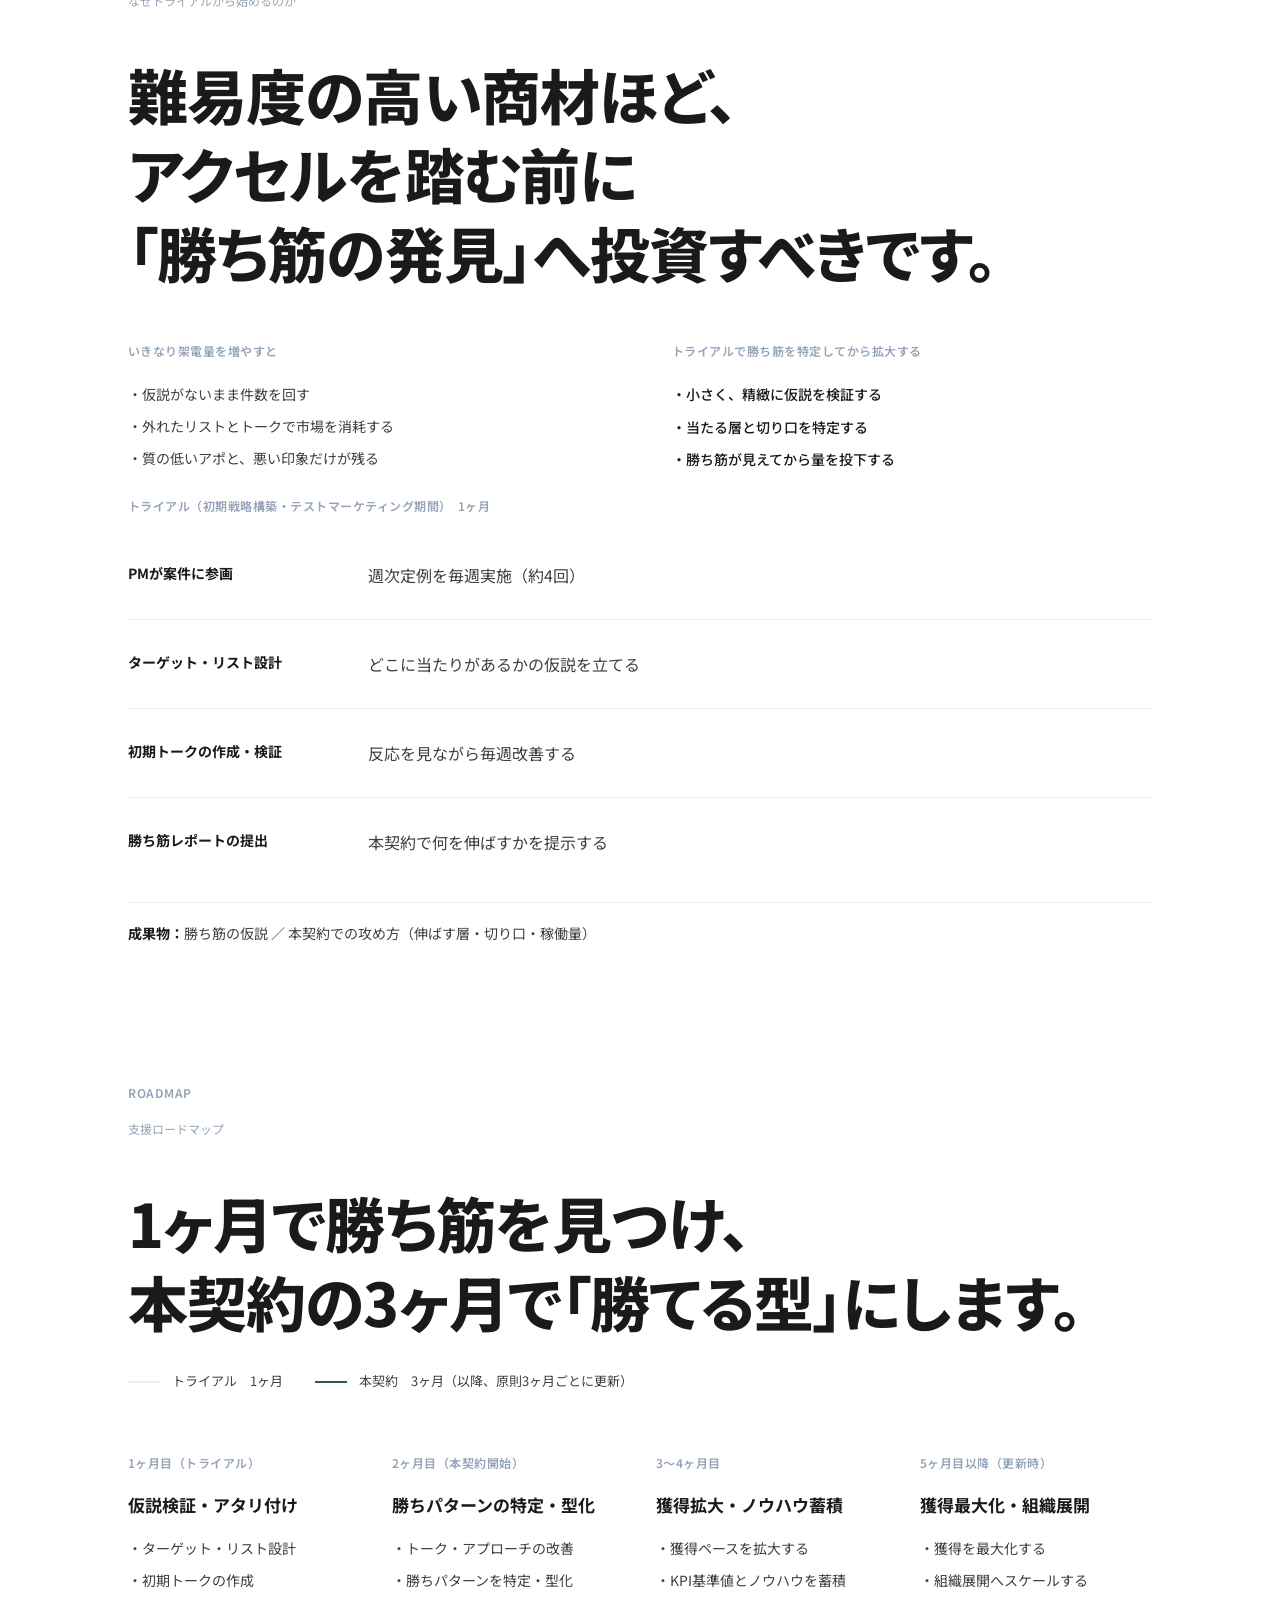
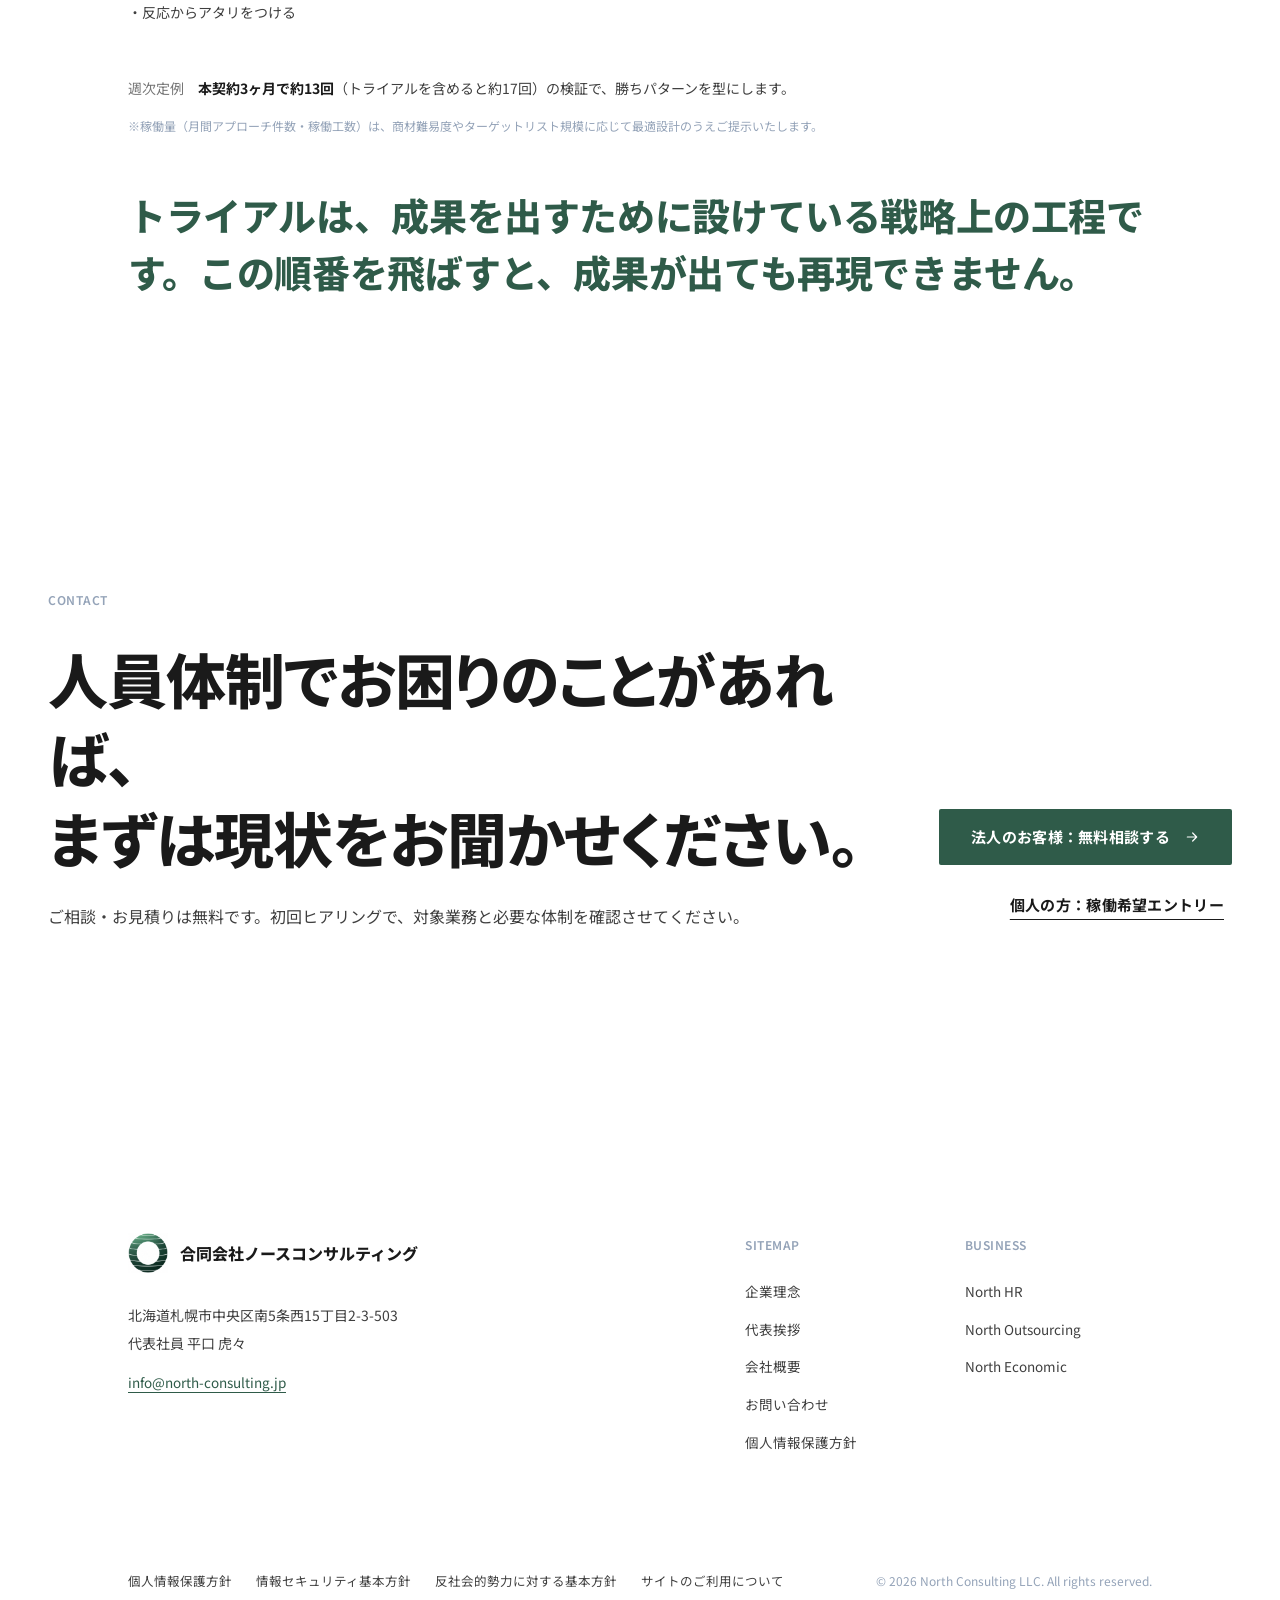
<file: outsourcing.html>
<!DOCTYPE html>
<html lang="ja">
<head>
<meta charset="UTF-8">
<meta name="viewport" content="width=device-width, initial-scale=1.0">
<title>North Outsourcing｜PM参画型の営業支援｜合同会社ノースコンサルティング</title>
<meta name="description" content="PMが戦略から実行まで伴走する、PM参画型の営業支援「North Outsourcing」。採用・教育なしで、PMが率いる営業チームを。">
<meta name="theme-color" content="#FFFFFF">
<link rel="icon" type="image/png" href="assets/favicon.png">
<link rel="apple-touch-icon" href="assets/ring-logo.png">
<link rel="preconnect" href="https://fonts.googleapis.com">
<link rel="preconnect" href="https://fonts.gstatic.com" crossorigin>
<link rel="stylesheet" href="https://fonts.googleapis.com/css2?family=Noto+Sans+JP:wght@300;400;500;700;800;900&display=swap">
<link rel="stylesheet" href="assets/style.css">
<link rel="stylesheet" href="assets/tailwind.css">
</head>
<body data-page="outsourcing">
<a href="#main" class="sr-only focus:not-sr-only focus:fixed focus:z-[100] focus:top-3 focus:left-3 focus:bg-canvas focus:text-ink focus:px-4 focus:py-2 focus:rounded-lg focus:text-sm">本文へスキップ</a>

<!-- ==================== HEADER（全ページ共通） ==================== -->
<header class="site-header" id="siteHeader">
  <div class="wrap-wide h-full flex items-center justify-between gap-6">
    <a href="index.html" class="brand" aria-label="合同会社ノースコンサルティング トップページへ">
      <span class="logo-mark"><img src="assets/ring-logo.png" alt="" width="40" height="40"></span>
      <span>
        <span class="brand-ja">合同会社ノースコンサルティング</span>
      </span>
    </a>
    <nav class="gnav hidden lg:flex items-center" aria-label="グローバルナビゲーション">
      <a href="index.html" class="nav-link" data-nav-page="index" data-nav-sec="index">企業理念</a>
      <a href="service.html" class="nav-link" data-nav-page="service" data-nav-sec="service">North HR</a>
      <a href="outsourcing.html" class="nav-link" data-nav-page="outsourcing" data-nav-sec="outsourcing">North Outsourcing</a>
      <a href="message.html" class="nav-link" data-nav-page="message" data-nav-sec="message">代表挨拶</a>
      <a href="company.html" class="nav-link" data-nav-page="company" data-nav-sec="company">会社概要</a>
    </nav>
    <div class="flex items-center gap-3">
      <a href="contact.html" class="btn btn-primary btn-sm hidden sm:inline-flex">無料相談</a>
      <button type="button" class="menu-btn lg:hidden" id="menuBtn" aria-expanded="false" aria-controls="mobileNav" aria-label="メニューを開く">
        <svg width="20" height="20" viewBox="0 0 24 24" fill="none" stroke="currentColor" stroke-width="1.6" aria-hidden="true"><path d="M4 8h16M4 16h16" stroke-linecap="round"/></svg>
      </button>
    </div>
  </div>
</header>
<nav class="mobile-nav lg:hidden" id="mobileNav" aria-label="モバイルメニュー">
  <div class="wrap pb-6">
    <a href="index.html" data-nav-page="index" data-nav-sec="index">企業理念<span class="en text-mute text-xs tracking-[.18em]">VISION</span></a>
    <a href="service.html" data-nav-page="service" data-nav-sec="service">North HR<span class="en text-mute text-xs tracking-[.18em]">SERVICE</span></a>
    <a href="outsourcing.html" data-nav-page="outsourcing" data-nav-sec="outsourcing">North Outsourcing<span class="en text-mute text-xs tracking-[.18em]">SALES OUTSOURCING</span></a>
    <a href="message.html" data-nav-page="message" data-nav-sec="message">代表挨拶<span class="en text-mute text-xs tracking-[.18em]">MESSAGE</span></a>
    <a href="company.html" data-nav-page="company" data-nav-sec="company">会社概要<span class="en text-mute text-xs tracking-[.18em]">COMPANY</span></a>
    <a href="contact.html">お問い合わせ<span class="en text-mute text-xs tracking-[.18em]">CONTACT</span></a>
  </div>
</nav>

<main id="main">
<section class="page-head has-photo">
  <div class="wrap">
    <nav class="crumb reveal" aria-label="パンくずリスト"><a href="index.html">Home</a><span aria-hidden="true">/</span><span class="text-body">North Outsourcing</span></nav>
    <p class="eyebrow mt-9 reveal">Service — North Outsourcing</p>
    <h1 class="h-page mt-5 reveal" data-delay="50">North Outsourcing</h1>
    <p class="lead mt-7 max-w-[42rem] reveal" data-delay="100">PMが案件に参画し、戦略から週次改善までを一気通貫で担う、PM参画型の営業支援です。</p>
  </div>
  <div class="wrap-wide page-photo">
    <div class="reveal reveal-ph"><div class="ph ph-banner"><img src="assets/photo-outsourcing.jpg" alt="" width="2400" height="1000" loading="eager" decoding="async"></div></div>
  </div>
</section>

<!-- ==================== OVERVIEW ==================== -->
<section id="overview" class="section">
  <div class="wrap">
    <div class="grid gap-10 lg:grid-cols-[1.05fr_1fr] lg:gap-20 lg:items-center">
      <div class="reveal">
        <p class="eyebrow">Service Overview</p>
        <h2 class="h-section nb mt-6">採用・教育なしで、<br>PMが率いる営業チームを。</h2>
        <p class="lead mt-6">North Outsourcing は、アポを取る作業だけを請け負うサービスではありません。貴社の営業チームに「PM」を置き、誰に・何を・どう話すかを設計し、実行チームとともに毎週磨き込みます。</p>
        <div class="mt-8 flex flex-col sm:flex-row gap-3">
          <a href="contact.html?kind=outsourcing" class="btn btn-primary">North Outsourcing について相談する <svg class="ico" viewBox="0 0 24 24" fill="none" stroke="currentColor" stroke-width="1.8" aria-hidden="true"><path d="M5 12h14M13 6l6 6-6 6" stroke-linecap="round" stroke-linejoin="round"/></svg></a>
        </div>
      </div>
      <div class="card reveal" data-delay="80">
        <p class="label">体制</p>
        <div class="mt-5 grid gap-3">
          <div class="node"><p class="label">Client</p><p class="mt-1 text-ink text-lg font-bold">貴社</p><p class="small">意思決定</p></div>
          <p class="text-center text-[12px] text-mute">↕ 週次定例</p>
          <div class="node node-hi on-dark"><p class="label">North Outsourcing</p><p class="mt-1 text-ink text-lg font-bold">PM</p><p class="small">戦略・KPI管理・週次定例</p></div>
          <p class="text-center text-[12px] text-mute">↓ 指示・フィードバック</p>
          <div class="node"><p class="label">Team</p><p class="mt-1 text-ink text-lg font-bold">実行チーム</p><p class="small">リスト作成・架電・商談設定</p></div>
        </div>
      </div>
    </div>
  </div>
</section>

<!-- ==================== ISSUE ==================== -->
<section id="issue" class="section section-alt">
  <div class="wrap side">
    <div class="reveal"><p class="eyebrow">Issue</p><p class="side-ja">解決する課題</p></div>
    <div>
      <h2 class="h-section nb reveal">自社で営業を採用・育成しても、成果につながらない。</h2>
      <div class="mt-12 grid sm:grid-cols-2 gap-x-16 gap-y-20">
        <div class="card reveal" data-delay="0">
          <div class="flex items-start justify-between"><span class="icon-dot"><svg viewBox="0 0 24 24" fill="none" stroke="currentColor" stroke-width="1.8" stroke-linecap="round" stroke-linejoin="round" aria-hidden="true"><circle cx="10" cy="10" r="6"/><path d="m20 20-5.5-5.5"/></svg></span><span class="en text-[2.25rem] font-bold leading-none text-line">1</span></div>
          <p class="mt-5 text-ink text-lg font-bold">採用できない</p>
          <p class="mt-3 inline-block text-[12.5px] font-bold text-ink">募集しても集まらない</p>
          <ul class="small mt-4 space-y-1"><li>・求める経験者が来ない</li><li>・採用までに数か月かかる</li></ul>
        </div>
        <div class="card reveal" data-delay="60">
          <div class="flex items-start justify-between"><span class="icon-dot"><svg viewBox="0 0 24 24" fill="none" stroke="currentColor" stroke-width="1.8" stroke-linecap="round" stroke-linejoin="round" aria-hidden="true"><path d="M15 4h4v16h-4"/><path d="M10 16l-4-4 4-4M6 12h10"/></svg></span><span class="en text-[2.25rem] font-bold leading-none text-line">2</span></div>
          <p class="mt-5 text-ink text-lg font-bold">すぐ辞める</p>
          <p class="mt-3 inline-block text-[12.5px] font-bold text-ink">教育コストが掛け捨て</p>
          <ul class="small mt-4 space-y-1"><li>・育った頃に離職する</li><li>・また採用からやり直し</li></ul>
        </div>
        <div class="card reveal" data-delay="0">
          <div class="flex items-start justify-between"><span class="icon-dot"><svg viewBox="0 0 24 24" fill="none" stroke="currentColor" stroke-width="1.8" stroke-linecap="round" stroke-linejoin="round" aria-hidden="true"><path d="M4 19h16"/><path d="M6 15l4-4 3 3 5-6"/></svg></span><span class="en text-[2.25rem] font-bold leading-none text-line">3</span></div>
          <p class="mt-5 text-ink text-lg font-bold">質が上がらない</p>
          <p class="mt-3 inline-block text-[12.5px] font-bold text-ink">アポ・商談が増えない</p>
          <ul class="small mt-4 space-y-1"><li>・自社だけでは教えられない</li><li>・成果が担当者任せになる</li></ul>
        </div>
        <div class="card reveal" data-delay="60">
          <div class="flex items-start justify-between"><span class="icon-dot"><svg viewBox="0 0 24 24" fill="none" stroke="currentColor" stroke-width="1.8" stroke-linecap="round" stroke-linejoin="round" aria-hidden="true"><path d="M12 4 3 20h18z"/><path d="M12 10v4M12 17h.01"/></svg></span><span class="en text-[2.25rem] font-bold leading-none text-line">4</span></div>
          <p class="mt-5 text-ink text-lg font-bold">安い代行で失敗</p>
          <p class="mt-3 inline-block text-[12.5px] font-bold text-ink">商談の質が低かった</p>
          <ul class="small mt-4 space-y-1"><li>・アポ件数だけ追われた</li><li>・受注につながらなかった</li></ul>
        </div>
      </div>
      <div class="mt-10 reveal">
        <p class="label">想定するご相談元</p>
        <div class="mt-4 flex flex-wrap gap-2.5">
          <span class="chip">営業代行（1次受け）</span><span class="chip">広告会社等の元請け</span><span class="chip">特定技能の人材会社</span><span class="chip">AIシステム開発会社</span><span class="chip">FC本部</span>
        </div>
      </div>
      <p class="mt-12 reveal statement">採用・教育のリスクを抱えたまま、営業成果だけが遅れていきます。</p>
    </div>
  </div>
</section>

<!-- ==================== HIDDEN COST ==================== -->
<section id="cost" class="section">
  <div class="wrap side">
    <div class="reveal"><p class="eyebrow">Hidden Cost</p><p class="side-ja">自社採用の見えないコスト</p></div>
    <div>
      <h2 class="h-section nb reveal">給与以外のコストと、離職による掛け捨てが積み上がります。</h2>
      <div class="mt-12 grid gap-x-16 gap-y-20 lg:grid-cols-[1.15fr_1fr]">
        <div class="reveal">
          <p class="label">自社採用（内製）</p>
          <dl class="mt-4 rule">
            <div class="dl-row"><dt>見えるコスト</dt><dd>給与・社会保険料</dd></div>
            <div class="dl-row"><dt>見えにくいコスト</dt><dd>求人媒体費・紹介手数料／面接・選考の工数／教育・OJTの工数</dd></div>
            <div class="dl-row"><dt>掛け捨て</dt><dd class="font-bold text-ink">離職時の再採用・再教育</dd></div>
          </dl>
        </div>
        <div class="panel-emph on-dark reveal" data-delay="80">
          <p class="label">North Outsourcing</p>
          <p class="mt-3 text-ink text-[2rem] font-bold leading-tight">月額固定</p>
          <ul class="mt-6 space-y-3 text-[15px] font-medium text-ink">
            <li class="flex gap-3"><span class="w-5 h-5 shrink-0 mt-1"><svg viewBox="0 0 24 24" fill="none" stroke="currentColor" stroke-width="1.8" stroke-linecap="round" stroke-linejoin="round" aria-hidden="true"><path d="m5 12 4 4 10-10"/></svg></span>採用・教育は当社が担う</li>
            <li class="flex gap-3"><span class="w-5 h-5 shrink-0 mt-1"><svg viewBox="0 0 24 24" fill="none" stroke="currentColor" stroke-width="1.8" stroke-linecap="round" stroke-linejoin="round" aria-hidden="true"><path d="m5 12 4 4 10-10"/></svg></span>メンバーの交代・補充は当社の責任で対応</li>
            <li class="flex gap-3"><span class="w-5 h-5 shrink-0 mt-1"><svg viewBox="0 0 24 24" fill="none" stroke="currentColor" stroke-width="1.8" stroke-linecap="round" stroke-linejoin="round" aria-hidden="true"><path d="m5 12 4 4 10-10"/></svg></span>毎月のコストが一定で読める</li>
          </ul>
        </div>
      </div>
      <p class="lead mt-10 reveal">採用・教育・離職まで含めて比べると、月額で固定化でき、費用の見通しが立てやすくなります。</p>
    </div>
  </div>
</section>

<!-- ==================== DIFFICULT PRODUCTS ==================== -->
<section id="products" class="section section-alt">
  <div class="wrap side">
    <div class="reveal"><p class="eyebrow">Why PM</p><p class="side-ja">難しい商材ほど、作業代行では売れない</p></div>
    <div>
      <h2 class="h-section nb reveal">説明が難しい商材は、<br class="hidden md:block">「リスト×トーク」の検証なしに成果が出ません。</h2>
      <div class="mt-12 grid gap-8 lg:grid-cols-2">
        <div>
          <p class="label reveal">売りにくい商材の例</p>
          <div class="mt-4 grid gap-4">
            <div class="card flex items-start gap-6 reveal" data-delay="0">
          <span class="icon-dot shrink-0"><svg viewBox="0 0 24 24" fill="none" stroke="currentColor" stroke-width="1.8" stroke-linecap="round" stroke-linejoin="round" aria-hidden="true"><path d="M4 10h16M5 10v8M9.5 10v8M14.5 10v8M19 10v8M3 20h18M12 4 4 8h16z"/></svg></span>
          <div><p class="text-ink font-bold">自治体案件</p><p class="small mt-1">決裁が複雑で、担当部署を探すのが難しい</p></div>
        </div>
            <div class="card flex items-start gap-6 reveal" data-delay="60">
          <span class="icon-dot shrink-0"><svg viewBox="0 0 24 24" fill="none" stroke="currentColor" stroke-width="1.8" stroke-linecap="round" stroke-linejoin="round" aria-hidden="true"><rect x="5" y="7" width="14" height="11" rx="2"/><path d="M12 7V4M9 12h.01M15 12h.01M9.5 15h5"/></svg></span>
          <div><p class="text-ink font-bold">AI面接・AIテレアポ等のツール</p><p class="small mt-1">価値が伝わるまでの説明が難しい</p></div>
        </div>
            <div class="card flex items-start gap-6 reveal" data-delay="120">
          <span class="icon-dot shrink-0"><svg viewBox="0 0 24 24" fill="none" stroke="currentColor" stroke-width="1.8" stroke-linecap="round" stroke-linejoin="round" aria-hidden="true"><circle cx="12" cy="12" r="8"/><path d="M4 12h16M12 4c2.5 2.5 2.5 13.5 0 16M12 4c-2.5 2.5-2.5 13.5 0 16"/></svg></span>
          <div><p class="text-ink font-bold">特定技能（外国人材）</p><p class="small mt-1">制度の理解と信頼づくりが前提になる</p></div>
        </div>
          </div>
        </div>
        <div>
          <p class="label reveal">PMが毎週回す「勝ちパターン」の検証</p>
          <ol class="mt-4 grid gap-3 reveal" data-delay="80">
            <li class="flex items-center gap-4 border-line"><span class="idx">01</span><span class="text-ink font-bold">リストを仮説で分ける</span></li>
            <li class="flex items-center gap-4 border-line"><span class="idx">02</span><span class="text-ink font-bold">切り口を変えてトークする</span></li>
            <li class="flex items-center gap-4 border-line"><span class="idx">03</span><span class="text-ink font-bold">反応を比べて要因を探る</span></li>
            <li class="flex items-center gap-4 panel-emph on-dark"><span class="idx">04</span><span class="text-ink font-bold">勝ちパターンに寄せる</span></li>
          </ol>
          <p class="small mt-5 reveal">「誰に・何を・どう話すか」を、毎週磨き込みます。</p>
        </div>
      </div>
    </div>
  </div>
</section>

<!-- ==================== SCOPE ==================== -->
<section id="scope" class="section">
  <div class="wrap side">
    <div class="reveal"><p class="eyebrow">Scope of Work</p><p class="side-ja">業務領域</p></div>
    <div>
      <h2 class="h-section nb reveal">PMが案件に参画し、<br class="hidden md:block">戦略から週次改善までを一気通貫で担います。</h2>
      <div class="mt-12 grid sm:grid-cols-2 lg:grid-cols-4 gap-x-16 gap-y-20">
        <div class="card card-hover reveal" data-delay="0">
          <div class="flex items-start justify-between"><span class="icon-dot"><svg viewBox="0 0 24 24" fill="none" stroke="currentColor" stroke-width="1.8" stroke-linecap="round" stroke-linejoin="round" aria-hidden="true"><path d="M6 21V4M6 4h11l-2 4 2 4H6"/></svg></span><span class="idx">01</span></div>
          <p class="mt-5 text-ink text-lg font-bold">戦略策定</p>
          <p class="small mt-2">ターゲットと切り口を決める</p>
        </div>
        <div class="card card-hover reveal" data-delay="60">
          <div class="flex items-start justify-between"><span class="icon-dot"><svg viewBox="0 0 24 24" fill="none" stroke="currentColor" stroke-width="1.8" stroke-linecap="round" stroke-linejoin="round" aria-hidden="true"><path d="M4 20V10M10 20V4M16 20v-7M22 20H2"/></svg></span><span class="idx">02</span></div>
          <p class="mt-5 text-ink text-lg font-bold">KPI管理</p>
          <p class="small mt-2">ボトルネックを特定する</p>
        </div>
        <div class="card card-hover reveal" data-delay="120">
          <div class="flex items-start justify-between"><span class="icon-dot"><svg viewBox="0 0 24 24" fill="none" stroke="currentColor" stroke-width="1.8" stroke-linecap="round" stroke-linejoin="round" aria-hidden="true"><path d="M20 12a8 8 0 0 1-14 5.3M4 12a8 8 0 0 1 14-5.3"/><path d="M18 3v4h-4M6 21v-4h4"/></svg></span><span class="idx">03</span></div>
          <p class="mt-5 text-ink text-lg font-bold">週次PDCA</p>
          <p class="small mt-2">翌週の打ち手を決める</p>
        </div>
        <div class="card card-hover reveal" data-delay="180">
          <div class="flex items-start justify-between"><span class="icon-dot"><svg viewBox="0 0 24 24" fill="none" stroke="currentColor" stroke-width="1.8" stroke-linecap="round" stroke-linejoin="round" aria-hidden="true"><path d="M4 20h4L19 9l-4-4L4 16z"/><path d="M13 7l4 4"/></svg></span><span class="idx">04</span></div>
          <p class="mt-5 text-ink text-lg font-bold">トーク・リスト改善</p>
          <p class="small mt-2">反応をもとに更新する</p>
        </div>
      </div>
      <div class="mt-8 card card-tint reveal">
        <p class="label">実行チームが担う業務</p>
        <div class="mt-4 flex flex-wrap gap-2.5"><span class="chip">リスト作成</span><span class="chip">架電</span><span class="chip">商談設定</span></div>
      </div>
    </div>
  </div>
</section>

<!-- ==================== STRENGTH ==================== -->
<section id="strength" class="section section-alt">
  <div class="wrap side">
    <div class="reveal"><p class="eyebrow">Strength</p><p class="side-ja">強み</p></div>
    <div>
      <h2 class="h-section nb reveal">採用の負担を持たずに、<br class="hidden md:block">営業の仕組みづくりまで任せられる体制です。</h2>
      <div class="tbl-scroll mt-12 reveal" data-delay="60">
        <table class="tbl">
          <thead><tr><th scope="col"><span class="sr-only">項目</span></th><th scope="col">自社採用（内製）</th><th scope="col">アポ取り代行</th><th scope="col" class="hl">North Outsourcing</th></tr></thead>
          <tbody>
            <tr><th scope="row">採用・教育の負担</th><td>大きい（採用・育成・離職対応）</td><td>小さい</td><td class="hl">なし（当社が担う）</td></tr>
            <tr><th scope="row">難しい商材への対応</th><td>育成に時間がかかる</td><td>台本通りで対応しにくい</td><td class="hl">PMがトークを設計・改善</td></tr>
            <tr><th scope="row">改善サイクル</th><td>担当者任せ</td><td>固定されがち</td><td class="hl">週次で検証・改善</td></tr>
            <tr><th scope="row">ノウハウ</th><td>属人化しやすい</td><td>代行会社に残る</td><td class="hl">型にして貴社へ移管</td></tr>
          </tbody>
        </table>
      </div>
      <p class="note mt-4 reveal">注：一般的な特徴を整理したものであり、個別のサービス・企業によって異なります。</p>

      <h3 class="h-sub mt-20 reveal">週次定例は「戦略会議」</h3>
      <p class="lead mt-3 reveal">結果の報告ではなく、来週の攻め方を決める場です。</p>
      <div class="mt-8 grid gap-x-16 gap-y-20 md:grid-cols-[1fr_1.4fr]">
        <div class="card reveal">
          <p class="label">よくある週次報告</p>
          <p class="mt-4 text-ink font-bold text-lg leading-[1.7]">「今週は〇〇件架電して、〇件アポでした」</p>
          <p class="small mt-3 text-mute">→ 数字の報告で終わる</p>
        </div>
        <div class="card reveal" data-delay="60" style="border-color:rgba(47,91,73,.35)">
          <p class="label" style="color:var(--accent)">North Outsourcing の週次定例</p>
          <dl class="mt-3">
            <div class="dl-row"><dt>なぜダメだったか</dt><dd>通話内容・断り文句から要因を特定</dd></div>
            <div class="dl-row"><dt>来週どのリストで</dt><dd>反応が良い層にリストを寄せる</dd></div>
            <div class="dl-row" style="border-bottom:0"><dt>来週どのトークで</dt><dd>切り口・トークを変えて検証する</dd></div>
          </dl>
        </div>
      </div>
      <div class="mt-8 reveal">
        <p class="label">毎週可視化するKPI</p>
        <div class="mt-4 flex flex-wrap items-center gap-2 text-[13px] font-bold text-ink">
          <span class="chip">架電数</span><span class="text-mute">›</span><span class="chip">接続率</span><span class="text-mute">›</span><span class="chip">有効会話率</span><span class="text-mute">›</span><span class="chip">アポ率</span><span class="text-mute">›</span><span class="chip">商談化率</span><span class="text-mute">›</span><span class="chip">受注率</span>
        </div>
      </div>
    </div>
  </div>
</section>

<!-- ==================== ROADMAP ==================== -->
<section id="roadmap" class="section">
  <div class="wrap">
    <div class="side">
      <div class="reveal"><p class="eyebrow">Trial</p><p class="side-ja">なぜトライアルから始めるのか</p></div>
      <div>
        <h2 class="h-section nb reveal">難易度の高い商材ほど、アクセルを踏む前に<br class="hidden md:block">「勝ち筋の発見」へ投資すべきです。</h2>
        <div class="mt-12 grid gap-x-16 gap-y-20 lg:grid-cols-2">
          <div class="card card-tint reveal" style="background:var(--bg-alt);border-color:var(--border-subtle)">
            <p class="label">いきなり架電量を増やすと</p>
            <ul class="small mt-4 space-y-1"><li>・仮説がないまま件数を回す</li><li>・外れたリストとトークで市場を消耗する</li><li>・質の低いアポと、悪い印象だけが残る</li></ul>
          </div>
          <div class="panel-emph on-dark reveal" data-delay="60">
            <p class="label">トライアルで勝ち筋を特定してから拡大する</p>
            <ul class="mt-4 space-y-1 text-[14px] font-medium text-ink"><li>・小さく、精緻に仮説を検証する</li><li>・当たる層と切り口を特定する</li><li>・勝ち筋が見えてから量を投下する</li></ul>
          </div>
        </div>
        <div class="card mt-5 reveal">
          <p class="label">トライアル（初期戦略構築・テストマーケティング期間）　1ヶ月</p>
          <dl class="mt-3">
            <div class="dl-row"><dt>PMが案件に参画</dt><dd>週次定例を毎週実施（約4回）</dd></div>
            <div class="dl-row"><dt>ターゲット・リスト設計</dt><dd>どこに当たりがあるかの仮説を立てる</dd></div>
            <div class="dl-row"><dt>初期トークの作成・検証</dt><dd>反応を見ながら毎週改善する</dd></div>
            <div class="dl-row" style="border-bottom:0"><dt>勝ち筋レポートの提出</dt><dd>本契約で何を伸ばすかを提示する</dd></div>
          </dl>
          <p class="small mt-4 pt-4 rule"><span class="font-bold text-ink">成果物：</span>勝ち筋の仮説 ／ 本契約での攻め方（伸ばす層・切り口・稼働量）</p>
        </div>
      </div>
    </div>

    <div class="side mt-24 lg:mt-32">
      <div class="reveal"><p class="eyebrow">Roadmap</p><p class="side-ja">支援ロードマップ</p></div>
      <div>
        <h2 class="h-section nb reveal">1ヶ月で勝ち筋を見つけ、<br class="hidden md:block">本契約の3ヶ月で「勝てる型」にします。</h2>
        <div class="mt-7 flex flex-wrap items-center gap-x-8 gap-y-2 text-[13px] text-body reveal">
          <span class="inline-flex items-center gap-3"><i class="block w-8 h-[2px] bg-line"></i>トライアル　1ヶ月</span>
          <span class="inline-flex items-center gap-3"><i class="block w-8 h-[2px] bg-accent"></i>本契約　3ヶ月（以降、原則3ヶ月ごとに更新）</span>
        </div>
      </div>
    </div>
    <ol class="mt-14 grid gap-x-8 gap-y-12 sm:grid-cols-2 lg:grid-cols-4">
      <li class="step reveal">
          <p class="idx">1ヶ月目（トライアル）</p>
          <p class="mt-3 text-ink font-bold text-[17px]">仮説検証・アタリ付け</p>
          <ul class="small mt-3 space-y-1"><li>・ターゲット・リスト設計</li><li>・初期トークの作成</li><li>・反応からアタリをつける</li></ul>
          
        </li>
      <li class="step free reveal">
          <p class="idx">2ヶ月目（本契約開始）</p>
          <p class="mt-3 text-ink font-bold text-[17px]">勝ちパターンの特定・型化</p>
          <ul class="small mt-3 space-y-1"><li>・トーク・アプローチの改善</li><li>・勝ちパターンを特定・型化</li></ul>
          
        </li>
      <li class="step free reveal">
          <p class="idx">3〜4ヶ月目</p>
          <p class="mt-3 text-ink font-bold text-[17px]">獲得拡大・ノウハウ蓄積</p>
          <ul class="small mt-3 space-y-1"><li>・獲得ペースを拡大する</li><li>・KPI基準値とノウハウを蓄積</li></ul>
          
        </li>
      <li class="step free reveal">
          <p class="idx">5ヶ月目以降（更新時）</p>
          <p class="mt-3 text-ink font-bold text-[17px]">獲得最大化・組織展開</p>
          <ul class="small mt-3 space-y-1"><li>・獲得を最大化する</li><li>・組織展開へスケールする</li></ul>
          
        </li>
    </ol>
    <p class="mt-12 text-[14px] text-body reveal"><span class="text-mute">週次定例</span>　<span class="font-bold text-ink">本契約3ヶ月で約13回</span>（トライアルを含めると約17回）の検証で、勝ちパターンを型にします。</p>
    <p class="note mt-3 reveal">※稼働量（月間アプローチ件数・稼働工数）は、商材難易度やターゲットリスト規模に応じて最適設計のうえご提示いたします。</p>
    <p class="mt-12 reveal statement">トライアルは、成果を出すために設けている戦略上の工程です。この順番を飛ばすと、成果が出ても再現できません。</p>
  </div>
</section>

<!-- ==================== CTA ==================== -->
<section class="section cta-sec">
  <div class="wrap-wide">
    <div class="cta-grid reveal">
      <div class="cta-copy">
        <p class="eyebrow">Contact</p>
        <h2 class="h-section nb mt-6">人員体制でお困りのことがあれば、<br class="hidden sm:block">まずは現状をお聞かせください。</h2>
        <p class="mt-6">ご相談・お見積りは無料です。初回ヒアリングで、対象業務と必要な体制を確認させてください。</p>
      </div>
      <div class="cta-actions">
        <a href="contact.html" class="btn btn-primary">法人のお客様：無料相談する <svg class="ico" viewBox="0 0 24 24" fill="none" stroke="currentColor" stroke-width="1.8" aria-hidden="true"><path d="M5 12h14M13 6l6 6-6 6" stroke-linecap="round" stroke-linejoin="round"/></svg></a>
        <a href="contact.html?kind=indiv" class="btn btn-secondary">個人の方：稼働希望エントリー</a>
      </div>
    </div>
  </div>
</section>

</main>

<!-- ==================== FOOTER（全ページ共通） ==================== -->
<footer class="site-footer pt-40 pb-16">
  <div class="wrap">
    <div class="grid gap-12 md:grid-cols-[1.4fr_1fr]">
      <div>
        <a href="index.html" class="brand">
          <span class="logo-mark"><img src="assets/ring-logo.png" alt="" width="40" height="40"></span>
          <span><span class="brand-ja">合同会社ノースコンサルティング</span></span>
        </a>
        <p class="small mt-7">北海道札幌市中央区南5条西15丁目2-3-503<br>代表社員 平口 虎々</p>
        <a href="mailto:info@north-consulting.jp" class="text-link mt-3 inline-block text-[13.5px]">info@north-consulting.jp</a>
      </div>
      <div class="grid grid-cols-2 gap-8">
        <div>
          <p class="label">Sitemap</p>
          <nav class="mt-5 flex flex-col gap-2.5 text-[13.5px]" aria-label="サイトマップ">
            <a href="index.html" class="foot-link">企業理念</a>
            <a href="message.html" class="foot-link">代表挨拶</a>
            <a href="company.html" class="foot-link">会社概要</a>
            <a href="contact.html" class="foot-link">お問い合わせ</a>
            <a href="privacy.html" class="foot-link">個人情報保護方針</a>
          </nav>
        </div>
        <div>
          <p class="label">Business</p>
          <nav class="mt-5 flex flex-col gap-2.5 text-[13.5px] en" aria-label="事業">
            <a href="service.html" class="foot-link">North HR</a>
            <a href="outsourcing.html" class="foot-link">North Outsourcing</a>
            <a href="index.html#business" class="foot-link">North Economic</a>
          </nav>
        </div>
      </div>
    </div>
    <div class="mt-28 flex flex-col gap-4 md:flex-row md:items-center md:justify-between">
      <nav class="flex flex-wrap gap-x-6 gap-y-2 text-[12.5px]" aria-label="各種方針">
        <a href="privacy.html" class="foot-link">個人情報保護方針</a>
        <a href="security.html" class="foot-link">情報セキュリティ基本方針</a>
        <a href="antisocial.html" class="foot-link">反社会的勢力に対する基本方針</a>
        <a href="sitepolicy.html" class="foot-link">サイトのご利用について</a>
      </nav>
      <p class="note en">© 2026 North Consulting LLC. All rights reserved.</p>
    </div>
  </div>
</footer>
<script src="assets/main.js"></script>
</body>
</html>
</file>
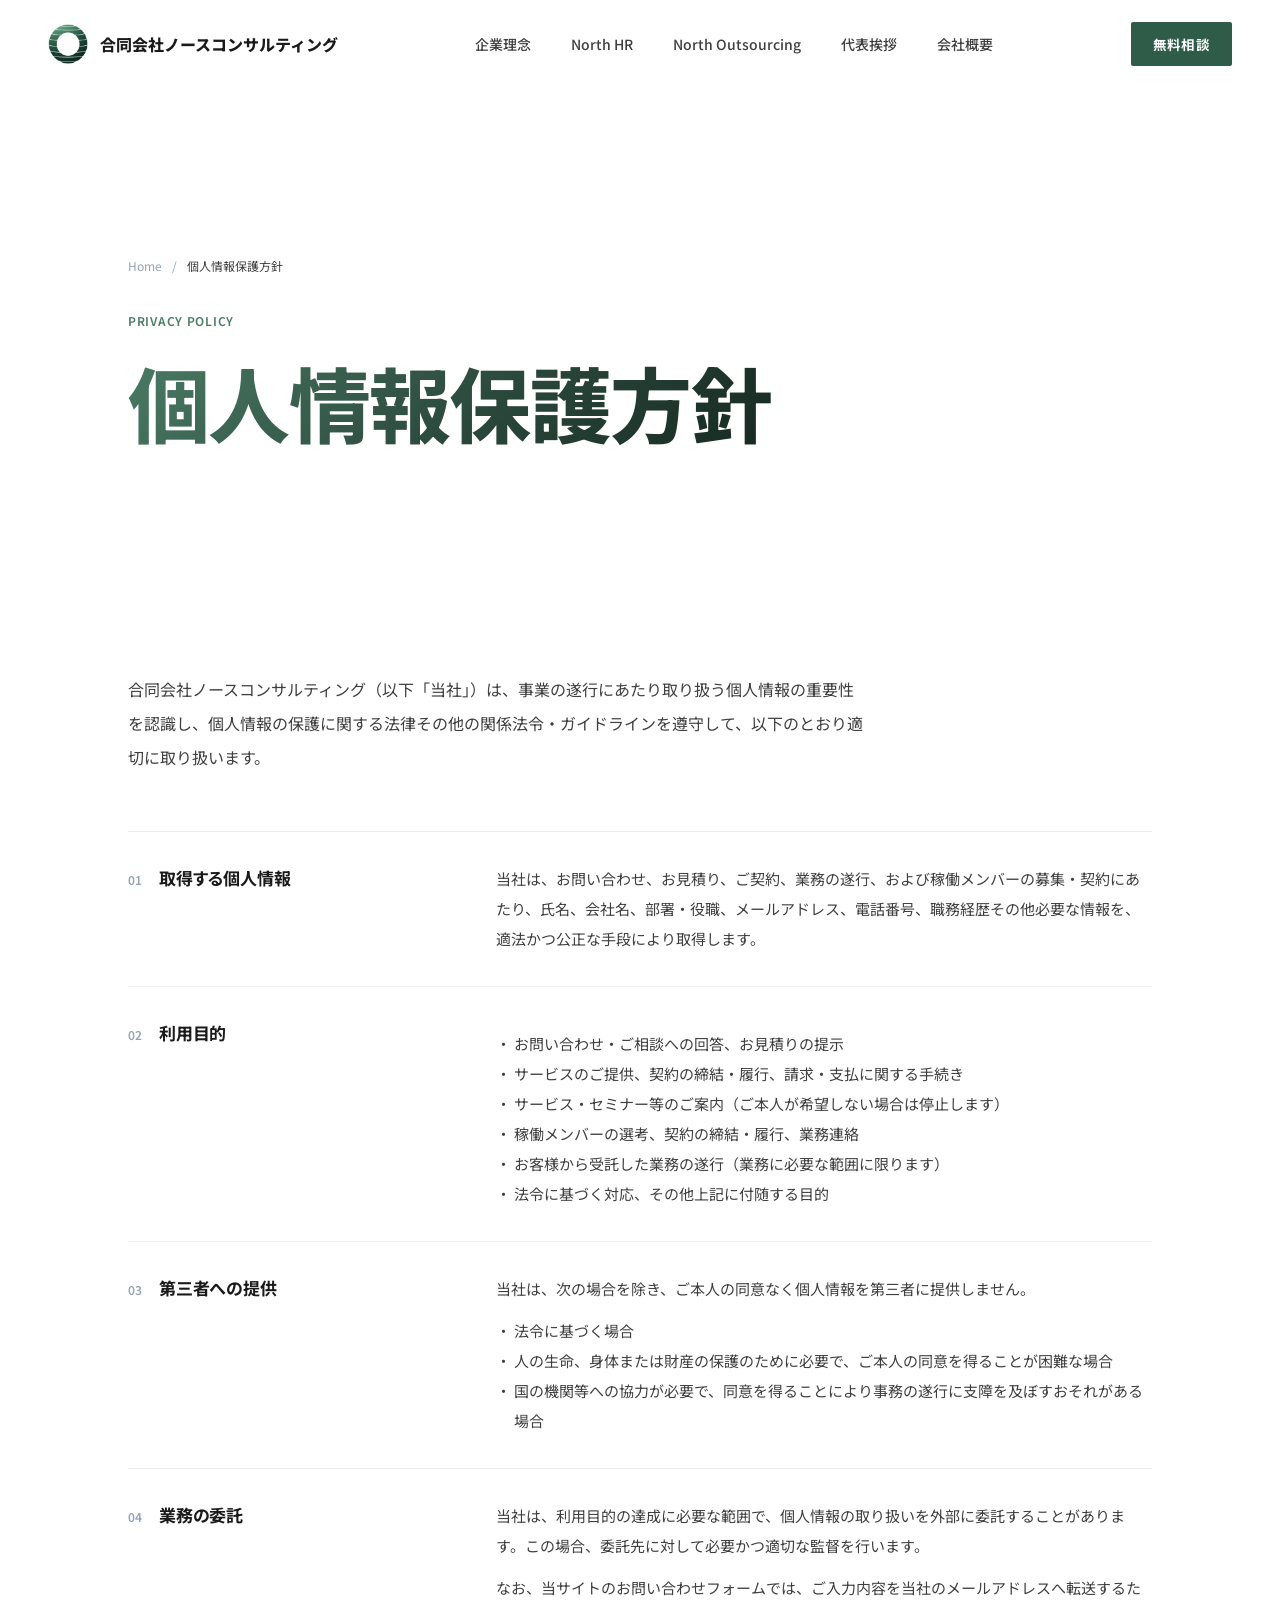
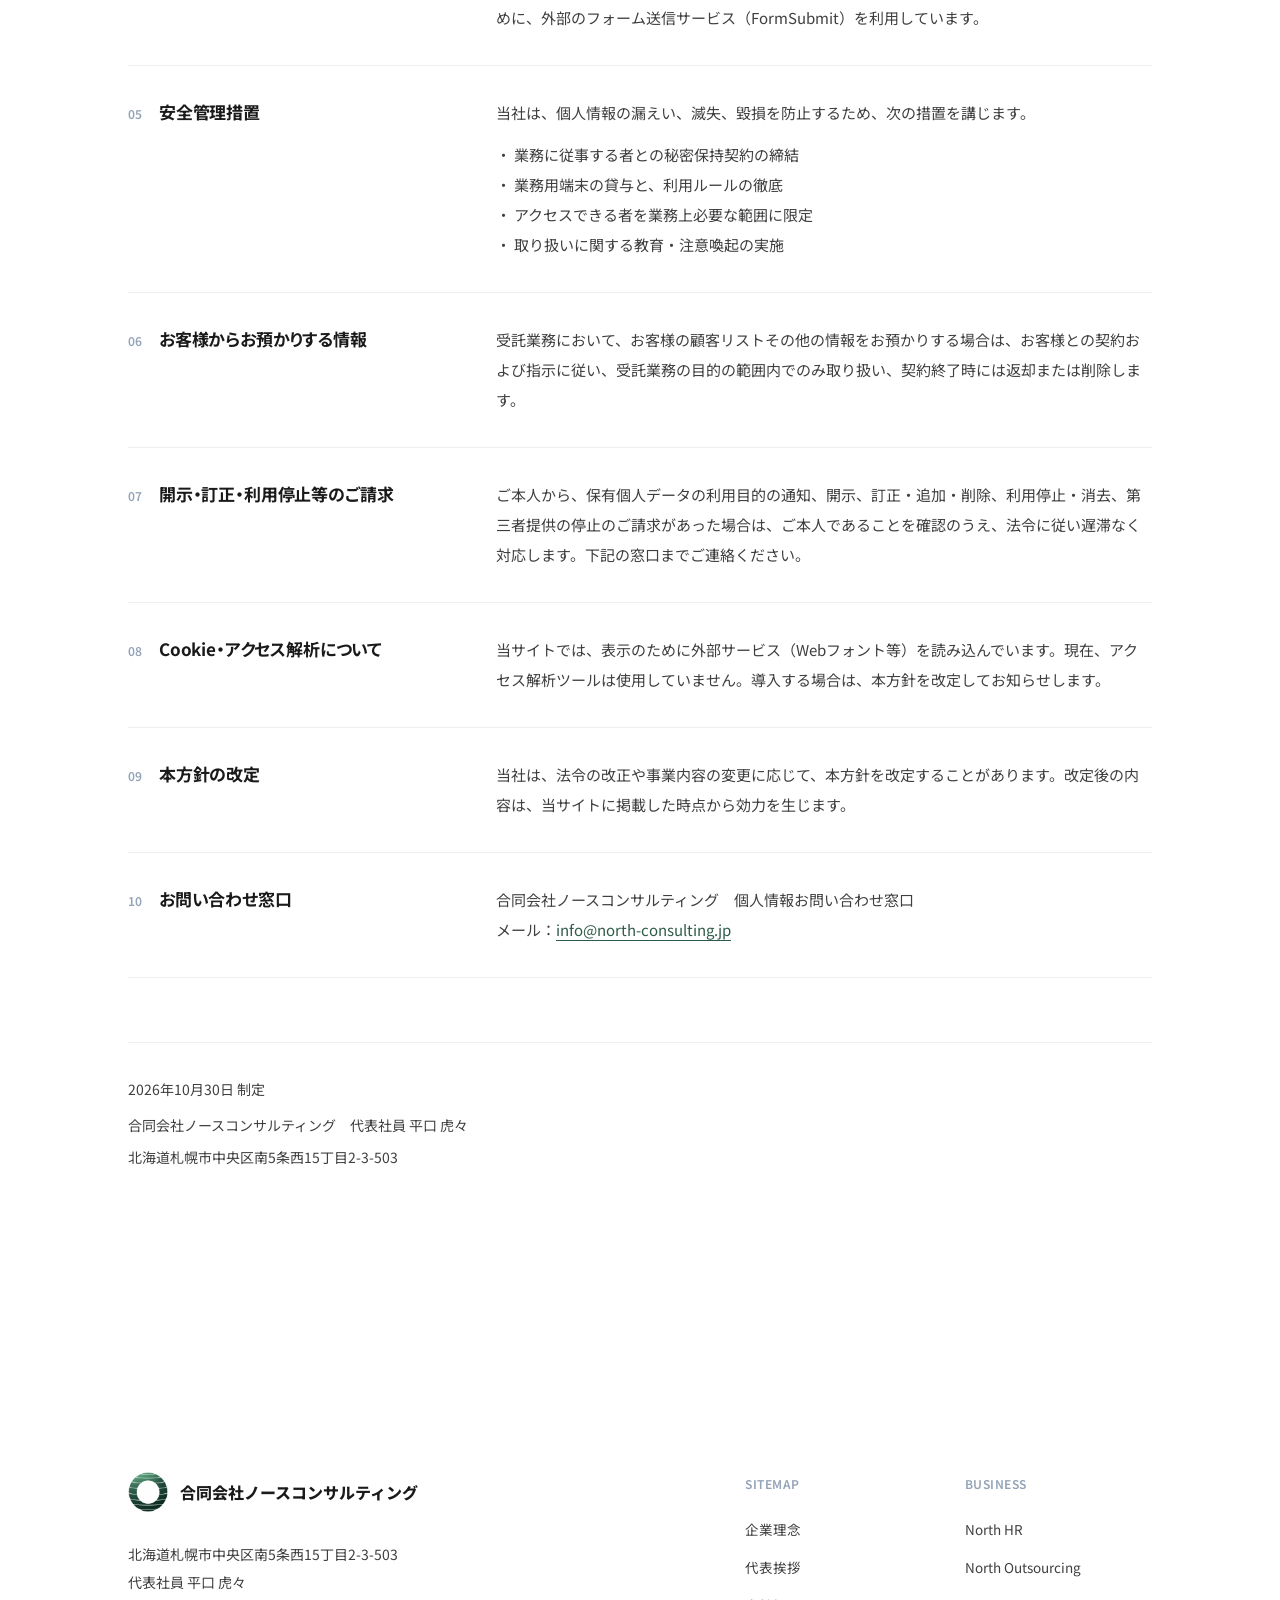
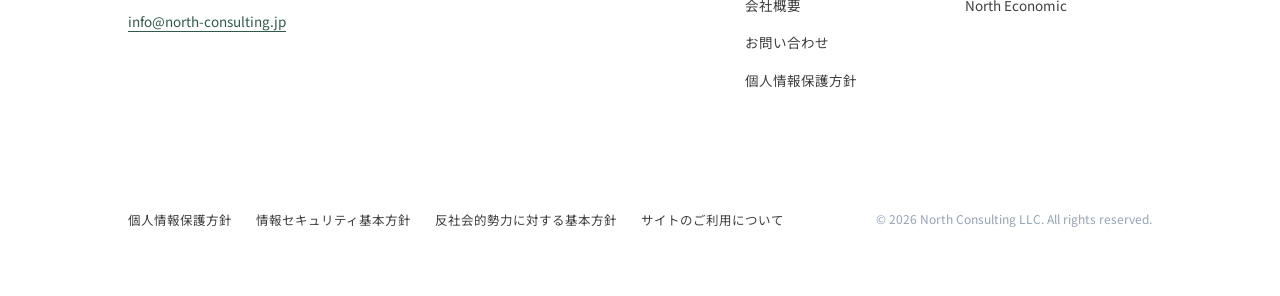
<file: privacy.html>
<!DOCTYPE html>
<html lang="ja">
<head>
<meta charset="UTF-8">
<meta name="viewport" content="width=device-width, initial-scale=1.0">
<title>個人情報保護方針｜合同会社ノースコンサルティング</title>
<meta name="description" content="合同会社ノースコンサルティングの個人情報保護方針。取得する情報、利用目的、第三者提供、安全管理措置、開示等のご請求について。">
<meta name="theme-color" content="#FFFFFF">
<link rel="icon" type="image/png" href="assets/favicon.png">
<link rel="apple-touch-icon" href="assets/ring-logo.png">
<link rel="preconnect" href="https://fonts.googleapis.com">
<link rel="preconnect" href="https://fonts.gstatic.com" crossorigin>
<link rel="stylesheet" href="https://fonts.googleapis.com/css2?family=Noto+Sans+JP:wght@300;400;500;700;800;900&display=swap">
<link rel="stylesheet" href="assets/style.css">
<link rel="stylesheet" href="assets/tailwind.css">
</head>
<body data-page="privacy">
<a href="#main" class="sr-only focus:not-sr-only focus:fixed focus:z-[100] focus:top-3 focus:left-3 focus:bg-canvas focus:text-ink focus:px-4 focus:py-2 focus:rounded-lg focus:text-sm">本文へスキップ</a>

<!-- ==================== HEADER（全ページ共通） ==================== -->
<header class="site-header" id="siteHeader">
  <div class="wrap-wide h-full flex items-center justify-between gap-6">
    <a href="index.html" class="brand" aria-label="合同会社ノースコンサルティング トップページへ">
      <span class="logo-mark"><img src="assets/ring-logo.png" alt="" width="40" height="40"></span>
      <span>
        <span class="brand-ja">合同会社ノースコンサルティング</span>
      </span>
    </a>
    <nav class="gnav hidden lg:flex items-center" aria-label="グローバルナビゲーション">
      <a href="index.html" class="nav-link" data-nav-page="index" data-nav-sec="index">企業理念</a>
      <a href="service.html" class="nav-link" data-nav-page="service" data-nav-sec="service">North HR</a>
      <a href="outsourcing.html" class="nav-link" data-nav-page="outsourcing" data-nav-sec="outsourcing">North Outsourcing</a>
      <a href="message.html" class="nav-link" data-nav-page="message" data-nav-sec="message">代表挨拶</a>
      <a href="company.html" class="nav-link" data-nav-page="company" data-nav-sec="company">会社概要</a>
    </nav>
    <div class="flex items-center gap-3">
      <a href="contact.html" class="btn btn-primary btn-sm hidden sm:inline-flex">無料相談</a>
      <button type="button" class="menu-btn lg:hidden" id="menuBtn" aria-expanded="false" aria-controls="mobileNav" aria-label="メニューを開く">
        <svg width="20" height="20" viewBox="0 0 24 24" fill="none" stroke="currentColor" stroke-width="1.6" aria-hidden="true"><path d="M4 8h16M4 16h16" stroke-linecap="round"/></svg>
      </button>
    </div>
  </div>
</header>
<nav class="mobile-nav lg:hidden" id="mobileNav" aria-label="モバイルメニュー">
  <div class="wrap pb-6">
    <a href="index.html" data-nav-page="index" data-nav-sec="index">企業理念<span class="en text-mute text-xs tracking-[.18em]">VISION</span></a>
    <a href="service.html" data-nav-page="service" data-nav-sec="service">North HR<span class="en text-mute text-xs tracking-[.18em]">SERVICE</span></a>
    <a href="outsourcing.html" data-nav-page="outsourcing" data-nav-sec="outsourcing">North Outsourcing<span class="en text-mute text-xs tracking-[.18em]">SALES OUTSOURCING</span></a>
    <a href="message.html" data-nav-page="message" data-nav-sec="message">代表挨拶<span class="en text-mute text-xs tracking-[.18em]">MESSAGE</span></a>
    <a href="company.html" data-nav-page="company" data-nav-sec="company">会社概要<span class="en text-mute text-xs tracking-[.18em]">COMPANY</span></a>
    <a href="contact.html">お問い合わせ<span class="en text-mute text-xs tracking-[.18em]">CONTACT</span></a>
  </div>
</nav>

<main id="main">
<section class="page-head">
  <div class="wrap">
    <nav class="crumb reveal" aria-label="パンくずリスト"><a href="index.html">Home</a><span aria-hidden="true">/</span><span class="text-body">個人情報保護方針</span></nav>
    <p class="eyebrow mt-9 reveal">Privacy Policy</p>
    <h1 class="h-page mt-5 reveal" data-delay="50">個人情報保護方針</h1>
  </div>
</section>

<section class="section pol">
  <div class="wrap">
    <p class="lead reveal">合同会社ノースコンサルティング（以下「当社」）は、事業の遂行にあたり取り扱う個人情報の重要性を認識し、個人情報の保護に関する法律その他の関係法令・ガイドラインを遵守して、以下のとおり適切に取り扱います。</p>
    <div class="mt-14 pol-list">
        <div class="pol-item reveal">
          <h2 class="pol-h"><span class="idx">01</span>取得する個人情報</h2>
          <div class="pol-b"><p>当社は、お問い合わせ、お見積り、ご契約、業務の遂行、および稼働メンバーの募集・契約にあたり、氏名、会社名、部署・役職、メールアドレス、電話番号、職務経歴その他必要な情報を、適法かつ公正な手段により取得します。</p></div>
        </div>
        <div class="pol-item reveal">
          <h2 class="pol-h"><span class="idx">02</span>利用目的</h2>
          <div class="pol-b"><ul class="pol-ul"><li>お問い合わせ・ご相談への回答、お見積りの提示</li><li>サービスのご提供、契約の締結・履行、請求・支払に関する手続き</li><li>サービス・セミナー等のご案内（ご本人が希望しない場合は停止します）</li><li>稼働メンバーの選考、契約の締結・履行、業務連絡</li><li>お客様から受託した業務の遂行（業務に必要な範囲に限ります）</li><li>法令に基づく対応、その他上記に付随する目的</li></ul></div>
        </div>
        <div class="pol-item reveal">
          <h2 class="pol-h"><span class="idx">03</span>第三者への提供</h2>
          <div class="pol-b"><p>当社は、次の場合を除き、ご本人の同意なく個人情報を第三者に提供しません。</p><ul class="pol-ul"><li>法令に基づく場合</li><li>人の生命、身体または財産の保護のために必要で、ご本人の同意を得ることが困難な場合</li><li>国の機関等への協力が必要で、同意を得ることにより事務の遂行に支障を及ぼすおそれがある場合</li></ul></div>
        </div>
        <div class="pol-item reveal">
          <h2 class="pol-h"><span class="idx">04</span>業務の委託</h2>
          <div class="pol-b"><p>当社は、利用目的の達成に必要な範囲で、個人情報の取り扱いを外部に委託することがあります。この場合、委託先に対して必要かつ適切な監督を行います。</p><p>なお、当サイトのお問い合わせフォームでは、ご入力内容を当社のメールアドレスへ転送するために、外部のフォーム送信サービス（FormSubmit）を利用しています。</p></div>
        </div>
        <div class="pol-item reveal">
          <h2 class="pol-h"><span class="idx">05</span>安全管理措置</h2>
          <div class="pol-b"><p>当社は、個人情報の漏えい、滅失、毀損を防止するため、次の措置を講じます。</p><ul class="pol-ul"><li>業務に従事する者との秘密保持契約の締結</li><li>業務用端末の貸与と、利用ルールの徹底</li><li>アクセスできる者を業務上必要な範囲に限定</li><li>取り扱いに関する教育・注意喚起の実施</li></ul></div>
        </div>
        <div class="pol-item reveal">
          <h2 class="pol-h"><span class="idx">06</span>お客様からお預かりする情報</h2>
          <div class="pol-b"><p>受託業務において、お客様の顧客リストその他の情報をお預かりする場合は、お客様との契約および指示に従い、受託業務の目的の範囲内でのみ取り扱い、契約終了時には返却または削除します。</p></div>
        </div>
        <div class="pol-item reveal">
          <h2 class="pol-h"><span class="idx">07</span>開示・訂正・利用停止等のご請求</h2>
          <div class="pol-b"><p>ご本人から、保有個人データの利用目的の通知、開示、訂正・追加・削除、利用停止・消去、第三者提供の停止のご請求があった場合は、ご本人であることを確認のうえ、法令に従い遅滞なく対応します。下記の窓口までご連絡ください。</p></div>
        </div>
        <div class="pol-item reveal">
          <h2 class="pol-h"><span class="idx">08</span>Cookie・アクセス解析について</h2>
          <div class="pol-b"><p>当サイトでは、表示のために外部サービス（Webフォント等）を読み込んでいます。現在、アクセス解析ツールは使用していません。導入する場合は、本方針を改定してお知らせします。</p></div>
        </div>
        <div class="pol-item reveal">
          <h2 class="pol-h"><span class="idx">09</span>本方針の改定</h2>
          <div class="pol-b"><p>当社は、法令の改正や事業内容の変更に応じて、本方針を改定することがあります。改定後の内容は、当サイトに掲載した時点から効力を生じます。</p></div>
        </div>
        <div class="pol-item reveal">
          <h2 class="pol-h"><span class="idx">10</span>お問い合わせ窓口</h2>
          <div class="pol-b"><p>合同会社ノースコンサルティング　個人情報お問い合わせ窓口<br>メール：<a href="mailto:info@north-consulting.jp" class="text-link">info@north-consulting.jp</a></p></div>
        </div>
    </div>
    <div class="mt-16 rule pt-8 reveal">
      <p class="small">2026年10月30日 制定</p>
      <p class="small mt-2">合同会社ノースコンサルティング　代表社員 平口 虎々</p>
      <p class="small mt-1">北海道札幌市中央区南5条西15丁目2-3-503</p>
    </div>
  </div>
</section>

</main>

<!-- ==================== FOOTER（全ページ共通） ==================== -->
<footer class="site-footer pt-40 pb-16">
  <div class="wrap">
    <div class="grid gap-12 md:grid-cols-[1.4fr_1fr]">
      <div>
        <a href="index.html" class="brand">
          <span class="logo-mark"><img src="assets/ring-logo.png" alt="" width="40" height="40"></span>
          <span><span class="brand-ja">合同会社ノースコンサルティング</span></span>
        </a>
        <p class="small mt-7">北海道札幌市中央区南5条西15丁目2-3-503<br>代表社員 平口 虎々</p>
        <a href="mailto:info@north-consulting.jp" class="text-link mt-3 inline-block text-[13.5px]">info@north-consulting.jp</a>
      </div>
      <div class="grid grid-cols-2 gap-8">
        <div>
          <p class="label">Sitemap</p>
          <nav class="mt-5 flex flex-col gap-2.5 text-[13.5px]" aria-label="サイトマップ">
            <a href="index.html" class="foot-link">企業理念</a>
            <a href="message.html" class="foot-link">代表挨拶</a>
            <a href="company.html" class="foot-link">会社概要</a>
            <a href="contact.html" class="foot-link">お問い合わせ</a>
            <a href="privacy.html" class="foot-link">個人情報保護方針</a>
          </nav>
        </div>
        <div>
          <p class="label">Business</p>
          <nav class="mt-5 flex flex-col gap-2.5 text-[13.5px] en" aria-label="事業">
            <a href="service.html" class="foot-link">North HR</a>
            <a href="outsourcing.html" class="foot-link">North Outsourcing</a>
            <a href="index.html#business" class="foot-link">North Economic</a>
          </nav>
        </div>
      </div>
    </div>
    <div class="mt-28 flex flex-col gap-4 md:flex-row md:items-center md:justify-between">
      <nav class="flex flex-wrap gap-x-6 gap-y-2 text-[12.5px]" aria-label="各種方針">
        <a href="privacy.html" class="foot-link">個人情報保護方針</a>
        <a href="security.html" class="foot-link">情報セキュリティ基本方針</a>
        <a href="antisocial.html" class="foot-link">反社会的勢力に対する基本方針</a>
        <a href="sitepolicy.html" class="foot-link">サイトのご利用について</a>
      </nav>
      <p class="note en">© 2026 North Consulting LLC. All rights reserved.</p>
    </div>
  </div>
</footer>
<script src="assets/main.js"></script>
</body>
</html>
</file>
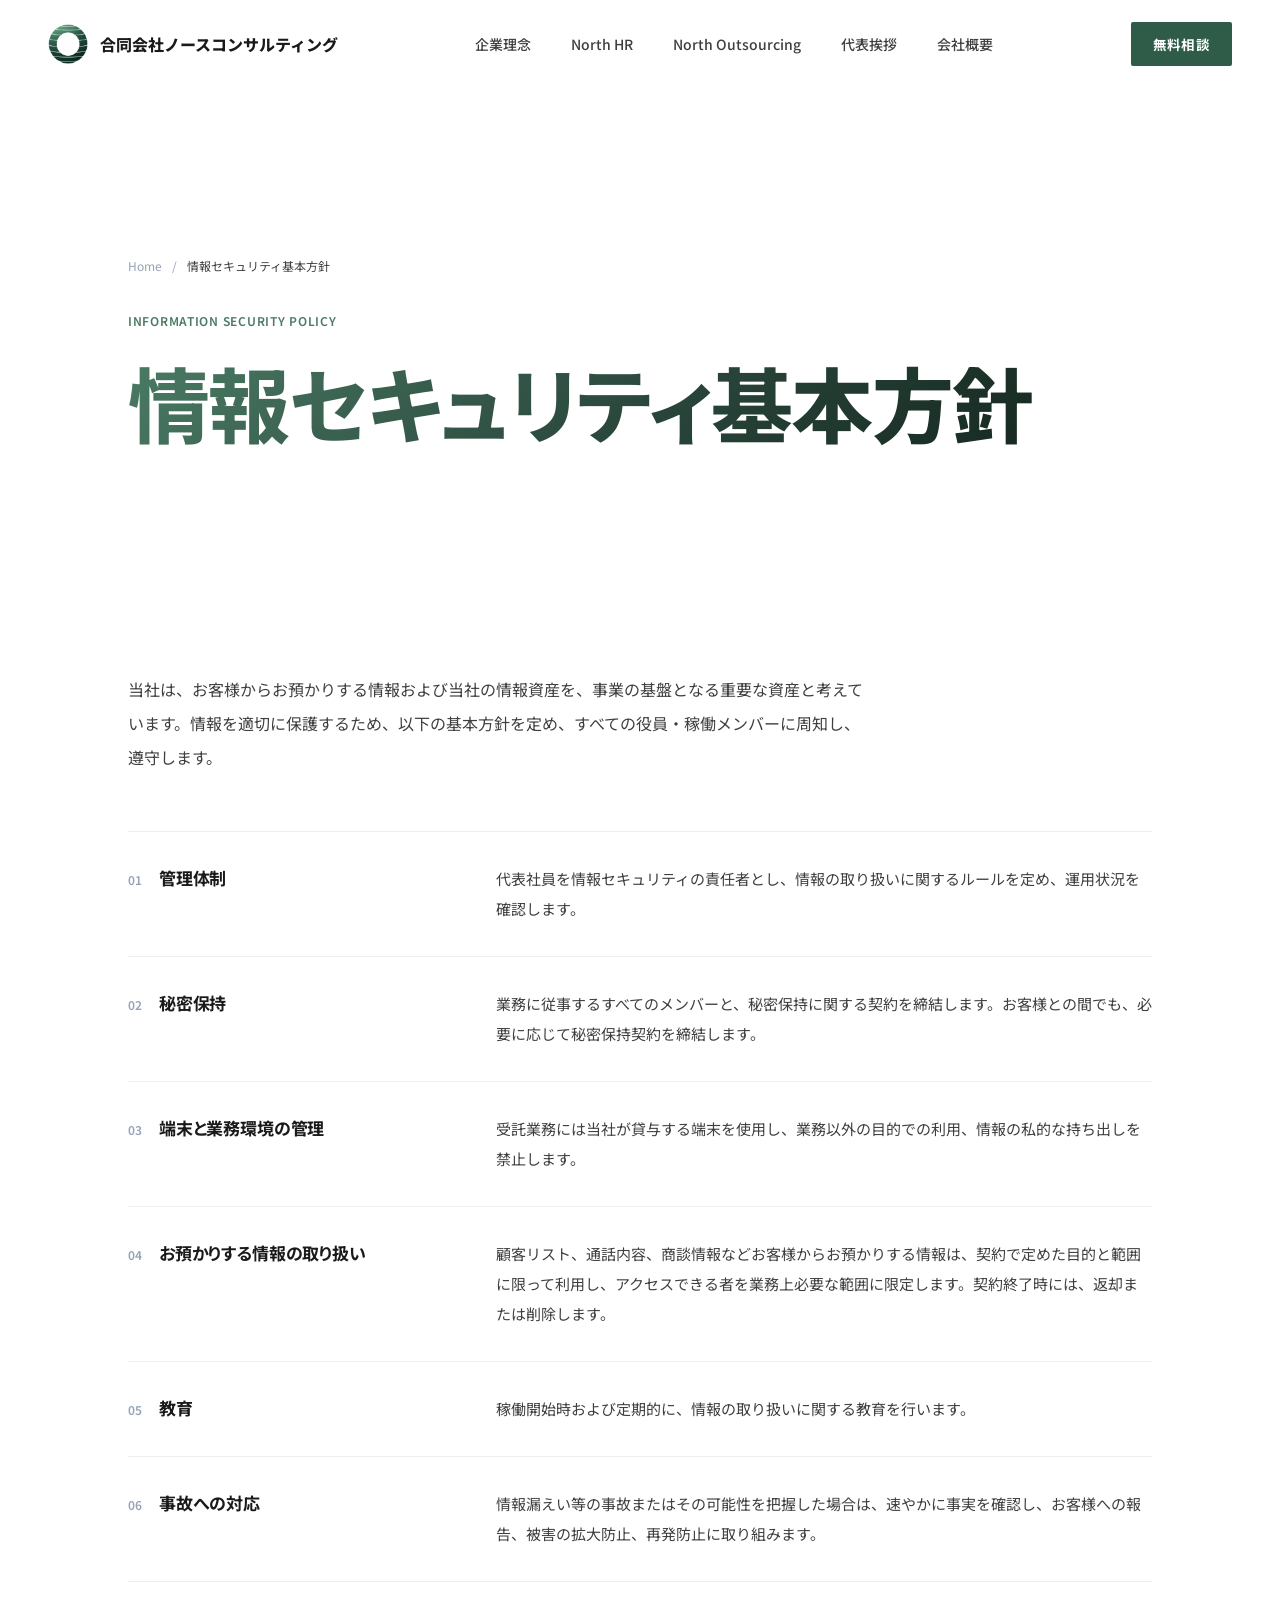
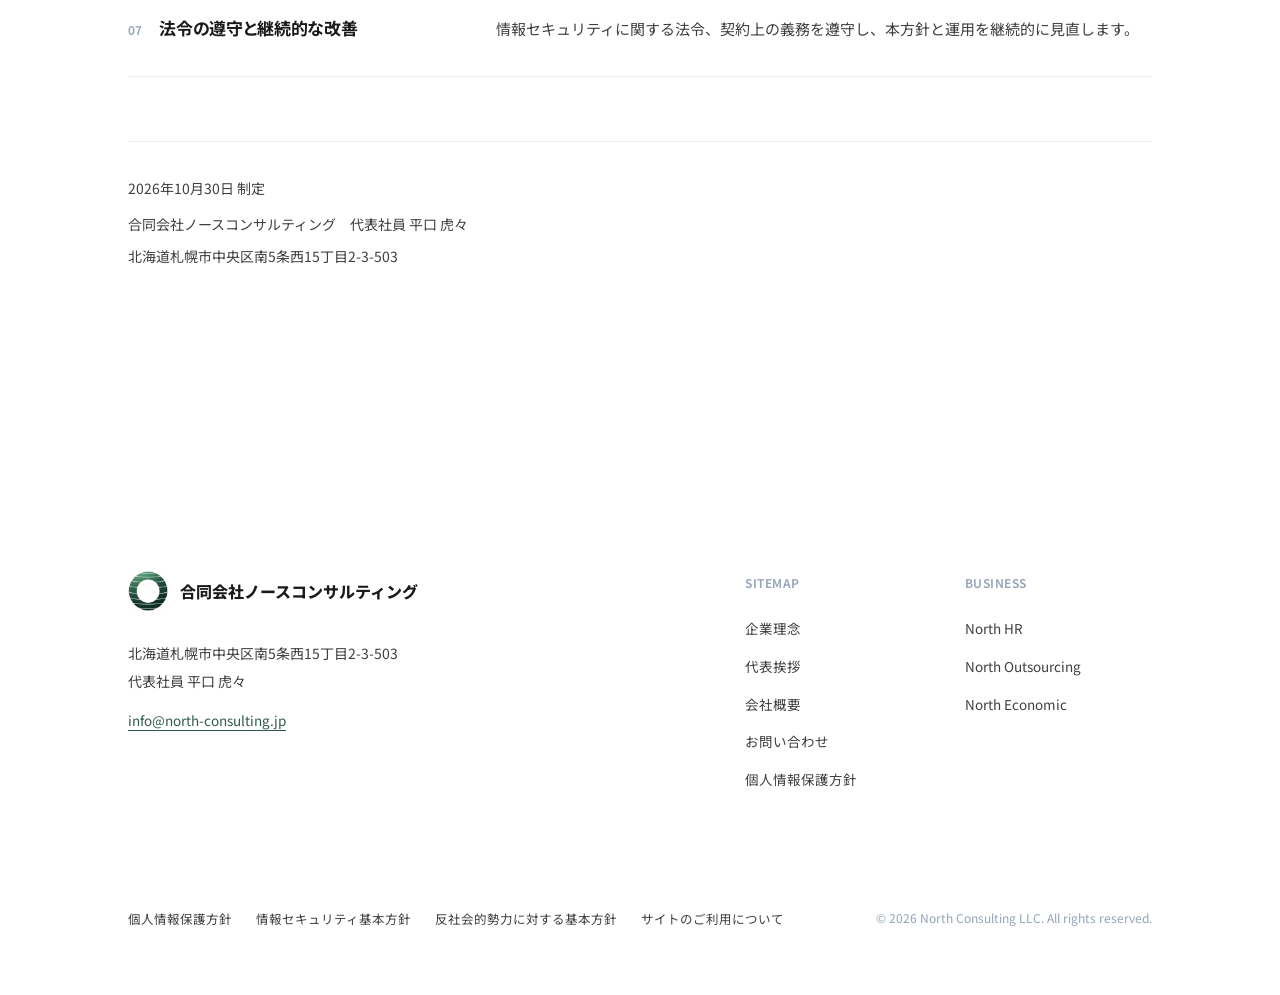
<file: security.html>
<!DOCTYPE html>
<html lang="ja">
<head>
<meta charset="UTF-8">
<meta name="viewport" content="width=device-width, initial-scale=1.0">
<title>情報セキュリティ基本方針｜合同会社ノースコンサルティング</title>
<meta name="description" content="合同会社ノースコンサルティングの情報セキュリティ基本方針。秘密保持、端末管理、お預かりする情報の取り扱い、事故への対応について。">
<meta name="theme-color" content="#FFFFFF">
<link rel="icon" type="image/png" href="assets/favicon.png">
<link rel="apple-touch-icon" href="assets/ring-logo.png">
<link rel="preconnect" href="https://fonts.googleapis.com">
<link rel="preconnect" href="https://fonts.gstatic.com" crossorigin>
<link rel="stylesheet" href="https://fonts.googleapis.com/css2?family=Noto+Sans+JP:wght@300;400;500;700;800;900&display=swap">
<link rel="stylesheet" href="assets/style.css">
<link rel="stylesheet" href="assets/tailwind.css">
</head>
<body data-page="security">
<a href="#main" class="sr-only focus:not-sr-only focus:fixed focus:z-[100] focus:top-3 focus:left-3 focus:bg-canvas focus:text-ink focus:px-4 focus:py-2 focus:rounded-lg focus:text-sm">本文へスキップ</a>

<!-- ==================== HEADER（全ページ共通） ==================== -->
<header class="site-header" id="siteHeader">
  <div class="wrap-wide h-full flex items-center justify-between gap-6">
    <a href="index.html" class="brand" aria-label="合同会社ノースコンサルティング トップページへ">
      <span class="logo-mark"><img src="assets/ring-logo.png" alt="" width="40" height="40"></span>
      <span>
        <span class="brand-ja">合同会社ノースコンサルティング</span>
      </span>
    </a>
    <nav class="gnav hidden lg:flex items-center" aria-label="グローバルナビゲーション">
      <a href="index.html" class="nav-link" data-nav-page="index" data-nav-sec="index">企業理念</a>
      <a href="service.html" class="nav-link" data-nav-page="service" data-nav-sec="service">North HR</a>
      <a href="outsourcing.html" class="nav-link" data-nav-page="outsourcing" data-nav-sec="outsourcing">North Outsourcing</a>
      <a href="message.html" class="nav-link" data-nav-page="message" data-nav-sec="message">代表挨拶</a>
      <a href="company.html" class="nav-link" data-nav-page="company" data-nav-sec="company">会社概要</a>
    </nav>
    <div class="flex items-center gap-3">
      <a href="contact.html" class="btn btn-primary btn-sm hidden sm:inline-flex">無料相談</a>
      <button type="button" class="menu-btn lg:hidden" id="menuBtn" aria-expanded="false" aria-controls="mobileNav" aria-label="メニューを開く">
        <svg width="20" height="20" viewBox="0 0 24 24" fill="none" stroke="currentColor" stroke-width="1.6" aria-hidden="true"><path d="M4 8h16M4 16h16" stroke-linecap="round"/></svg>
      </button>
    </div>
  </div>
</header>
<nav class="mobile-nav lg:hidden" id="mobileNav" aria-label="モバイルメニュー">
  <div class="wrap pb-6">
    <a href="index.html" data-nav-page="index" data-nav-sec="index">企業理念<span class="en text-mute text-xs tracking-[.18em]">VISION</span></a>
    <a href="service.html" data-nav-page="service" data-nav-sec="service">North HR<span class="en text-mute text-xs tracking-[.18em]">SERVICE</span></a>
    <a href="outsourcing.html" data-nav-page="outsourcing" data-nav-sec="outsourcing">North Outsourcing<span class="en text-mute text-xs tracking-[.18em]">SALES OUTSOURCING</span></a>
    <a href="message.html" data-nav-page="message" data-nav-sec="message">代表挨拶<span class="en text-mute text-xs tracking-[.18em]">MESSAGE</span></a>
    <a href="company.html" data-nav-page="company" data-nav-sec="company">会社概要<span class="en text-mute text-xs tracking-[.18em]">COMPANY</span></a>
    <a href="contact.html">お問い合わせ<span class="en text-mute text-xs tracking-[.18em]">CONTACT</span></a>
  </div>
</nav>

<main id="main">
<section class="page-head">
  <div class="wrap">
    <nav class="crumb reveal" aria-label="パンくずリスト"><a href="index.html">Home</a><span aria-hidden="true">/</span><span class="text-body">情報セキュリティ基本方針</span></nav>
    <p class="eyebrow mt-9 reveal">Information Security Policy</p>
    <h1 class="h-page mt-5 reveal" data-delay="50">情報セキュリティ基本方針</h1>
  </div>
</section>

<section class="section pol">
  <div class="wrap">
    <p class="lead reveal">当社は、お客様からお預かりする情報および当社の情報資産を、事業の基盤となる重要な資産と考えています。情報を適切に保護するため、以下の基本方針を定め、すべての役員・稼働メンバーに周知し、遵守します。</p>
    <div class="mt-14 pol-list">
        <div class="pol-item reveal">
          <h2 class="pol-h"><span class="idx">01</span>管理体制</h2>
          <div class="pol-b"><p>代表社員を情報セキュリティの責任者とし、情報の取り扱いに関するルールを定め、運用状況を確認します。</p></div>
        </div>
        <div class="pol-item reveal">
          <h2 class="pol-h"><span class="idx">02</span>秘密保持</h2>
          <div class="pol-b"><p>業務に従事するすべてのメンバーと、秘密保持に関する契約を締結します。お客様との間でも、必要に応じて秘密保持契約を締結します。</p></div>
        </div>
        <div class="pol-item reveal">
          <h2 class="pol-h"><span class="idx">03</span>端末と業務環境の管理</h2>
          <div class="pol-b"><p>受託業務には当社が貸与する端末を使用し、業務以外の目的での利用、情報の私的な持ち出しを禁止します。</p></div>
        </div>
        <div class="pol-item reveal">
          <h2 class="pol-h"><span class="idx">04</span>お預かりする情報の取り扱い</h2>
          <div class="pol-b"><p>顧客リスト、通話内容、商談情報などお客様からお預かりする情報は、契約で定めた目的と範囲に限って利用し、アクセスできる者を業務上必要な範囲に限定します。契約終了時には、返却または削除します。</p></div>
        </div>
        <div class="pol-item reveal">
          <h2 class="pol-h"><span class="idx">05</span>教育</h2>
          <div class="pol-b"><p>稼働開始時および定期的に、情報の取り扱いに関する教育を行います。</p></div>
        </div>
        <div class="pol-item reveal">
          <h2 class="pol-h"><span class="idx">06</span>事故への対応</h2>
          <div class="pol-b"><p>情報漏えい等の事故またはその可能性を把握した場合は、速やかに事実を確認し、お客様への報告、被害の拡大防止、再発防止に取り組みます。</p></div>
        </div>
        <div class="pol-item reveal">
          <h2 class="pol-h"><span class="idx">07</span>法令の遵守と継続的な改善</h2>
          <div class="pol-b"><p>情報セキュリティに関する法令、契約上の義務を遵守し、本方針と運用を継続的に見直します。</p></div>
        </div>
    </div>
    <div class="mt-16 rule pt-8 reveal">
      <p class="small">2026年10月30日 制定</p>
      <p class="small mt-2">合同会社ノースコンサルティング　代表社員 平口 虎々</p>
      <p class="small mt-1">北海道札幌市中央区南5条西15丁目2-3-503</p>
    </div>
  </div>
</section>

</main>

<!-- ==================== FOOTER（全ページ共通） ==================== -->
<footer class="site-footer pt-40 pb-16">
  <div class="wrap">
    <div class="grid gap-12 md:grid-cols-[1.4fr_1fr]">
      <div>
        <a href="index.html" class="brand">
          <span class="logo-mark"><img src="assets/ring-logo.png" alt="" width="40" height="40"></span>
          <span><span class="brand-ja">合同会社ノースコンサルティング</span></span>
        </a>
        <p class="small mt-7">北海道札幌市中央区南5条西15丁目2-3-503<br>代表社員 平口 虎々</p>
        <a href="mailto:info@north-consulting.jp" class="text-link mt-3 inline-block text-[13.5px]">info@north-consulting.jp</a>
      </div>
      <div class="grid grid-cols-2 gap-8">
        <div>
          <p class="label">Sitemap</p>
          <nav class="mt-5 flex flex-col gap-2.5 text-[13.5px]" aria-label="サイトマップ">
            <a href="index.html" class="foot-link">企業理念</a>
            <a href="message.html" class="foot-link">代表挨拶</a>
            <a href="company.html" class="foot-link">会社概要</a>
            <a href="contact.html" class="foot-link">お問い合わせ</a>
            <a href="privacy.html" class="foot-link">個人情報保護方針</a>
          </nav>
        </div>
        <div>
          <p class="label">Business</p>
          <nav class="mt-5 flex flex-col gap-2.5 text-[13.5px] en" aria-label="事業">
            <a href="service.html" class="foot-link">North HR</a>
            <a href="outsourcing.html" class="foot-link">North Outsourcing</a>
            <a href="index.html#business" class="foot-link">North Economic</a>
          </nav>
        </div>
      </div>
    </div>
    <div class="mt-28 flex flex-col gap-4 md:flex-row md:items-center md:justify-between">
      <nav class="flex flex-wrap gap-x-6 gap-y-2 text-[12.5px]" aria-label="各種方針">
        <a href="privacy.html" class="foot-link">個人情報保護方針</a>
        <a href="security.html" class="foot-link">情報セキュリティ基本方針</a>
        <a href="antisocial.html" class="foot-link">反社会的勢力に対する基本方針</a>
        <a href="sitepolicy.html" class="foot-link">サイトのご利用について</a>
      </nav>
      <p class="note en">© 2026 North Consulting LLC. All rights reserved.</p>
    </div>
  </div>
</footer>
<script src="assets/main.js"></script>
</body>
</html>
</file>
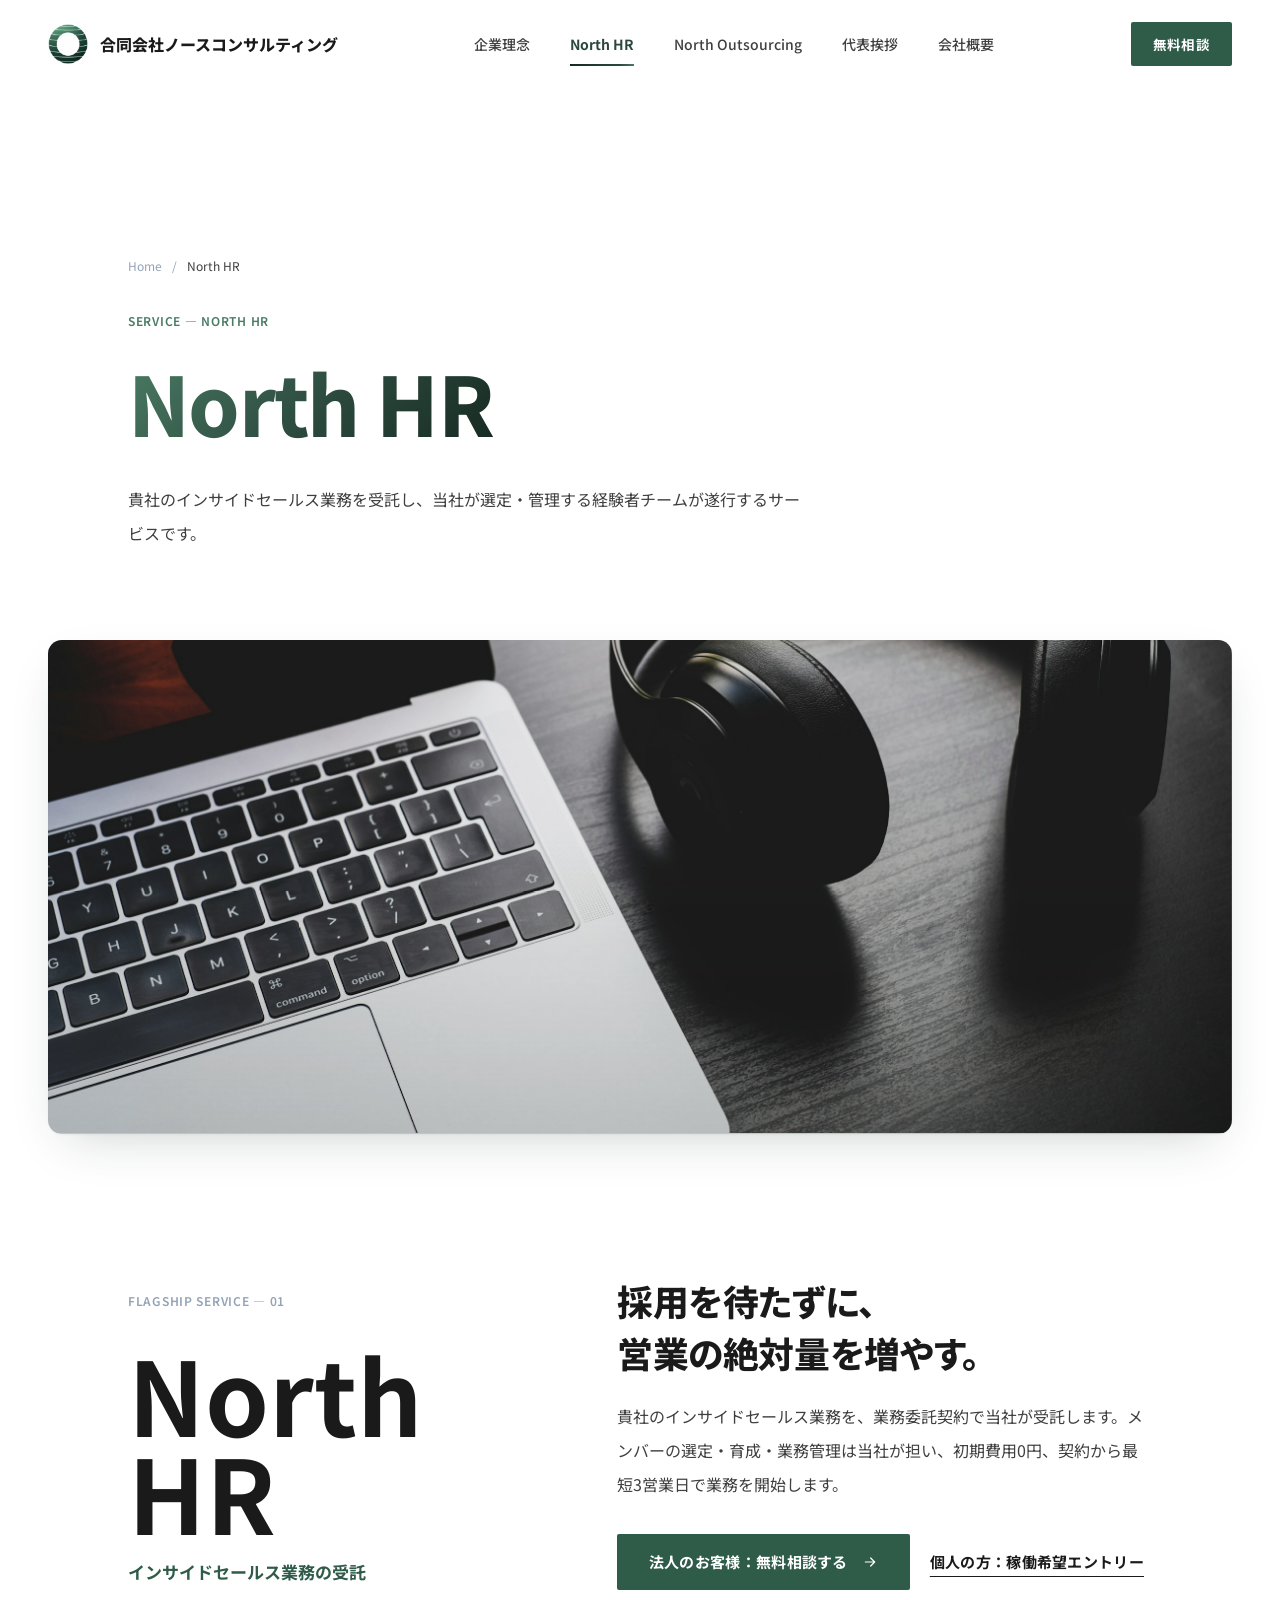
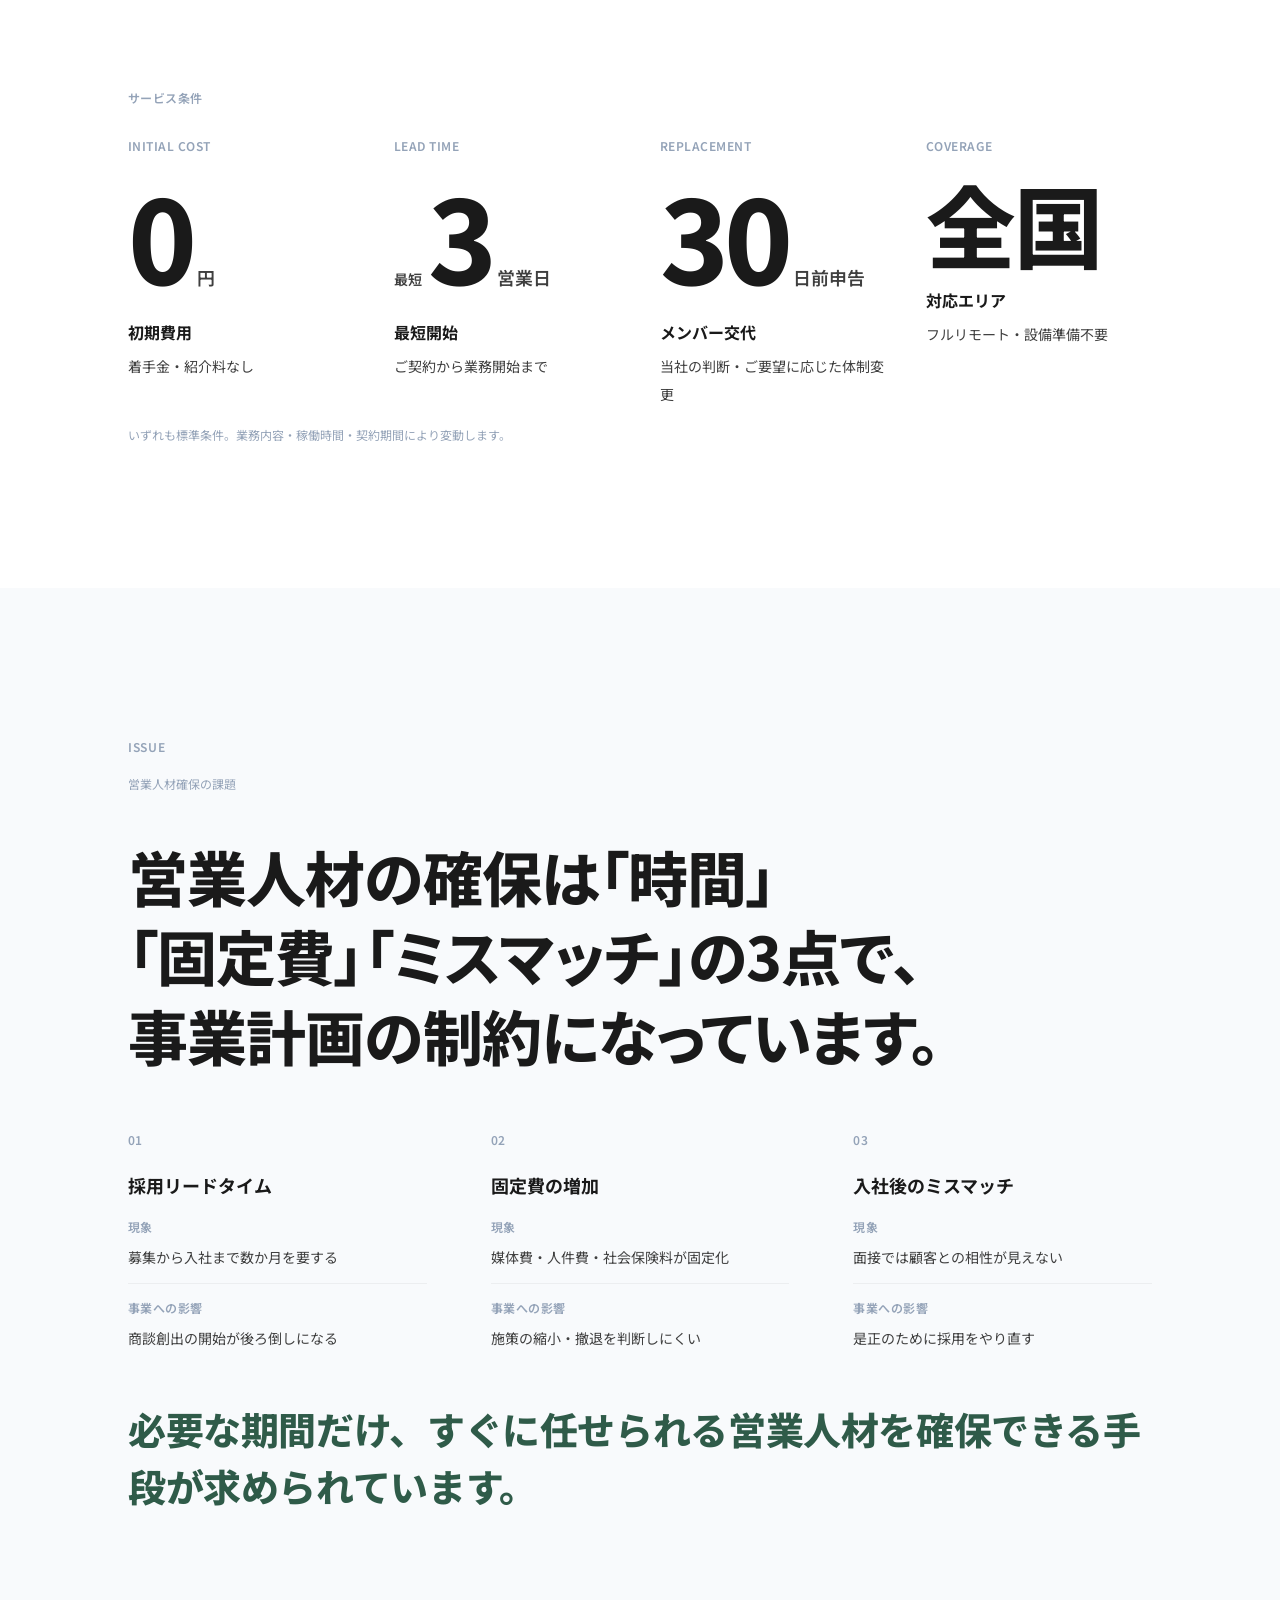
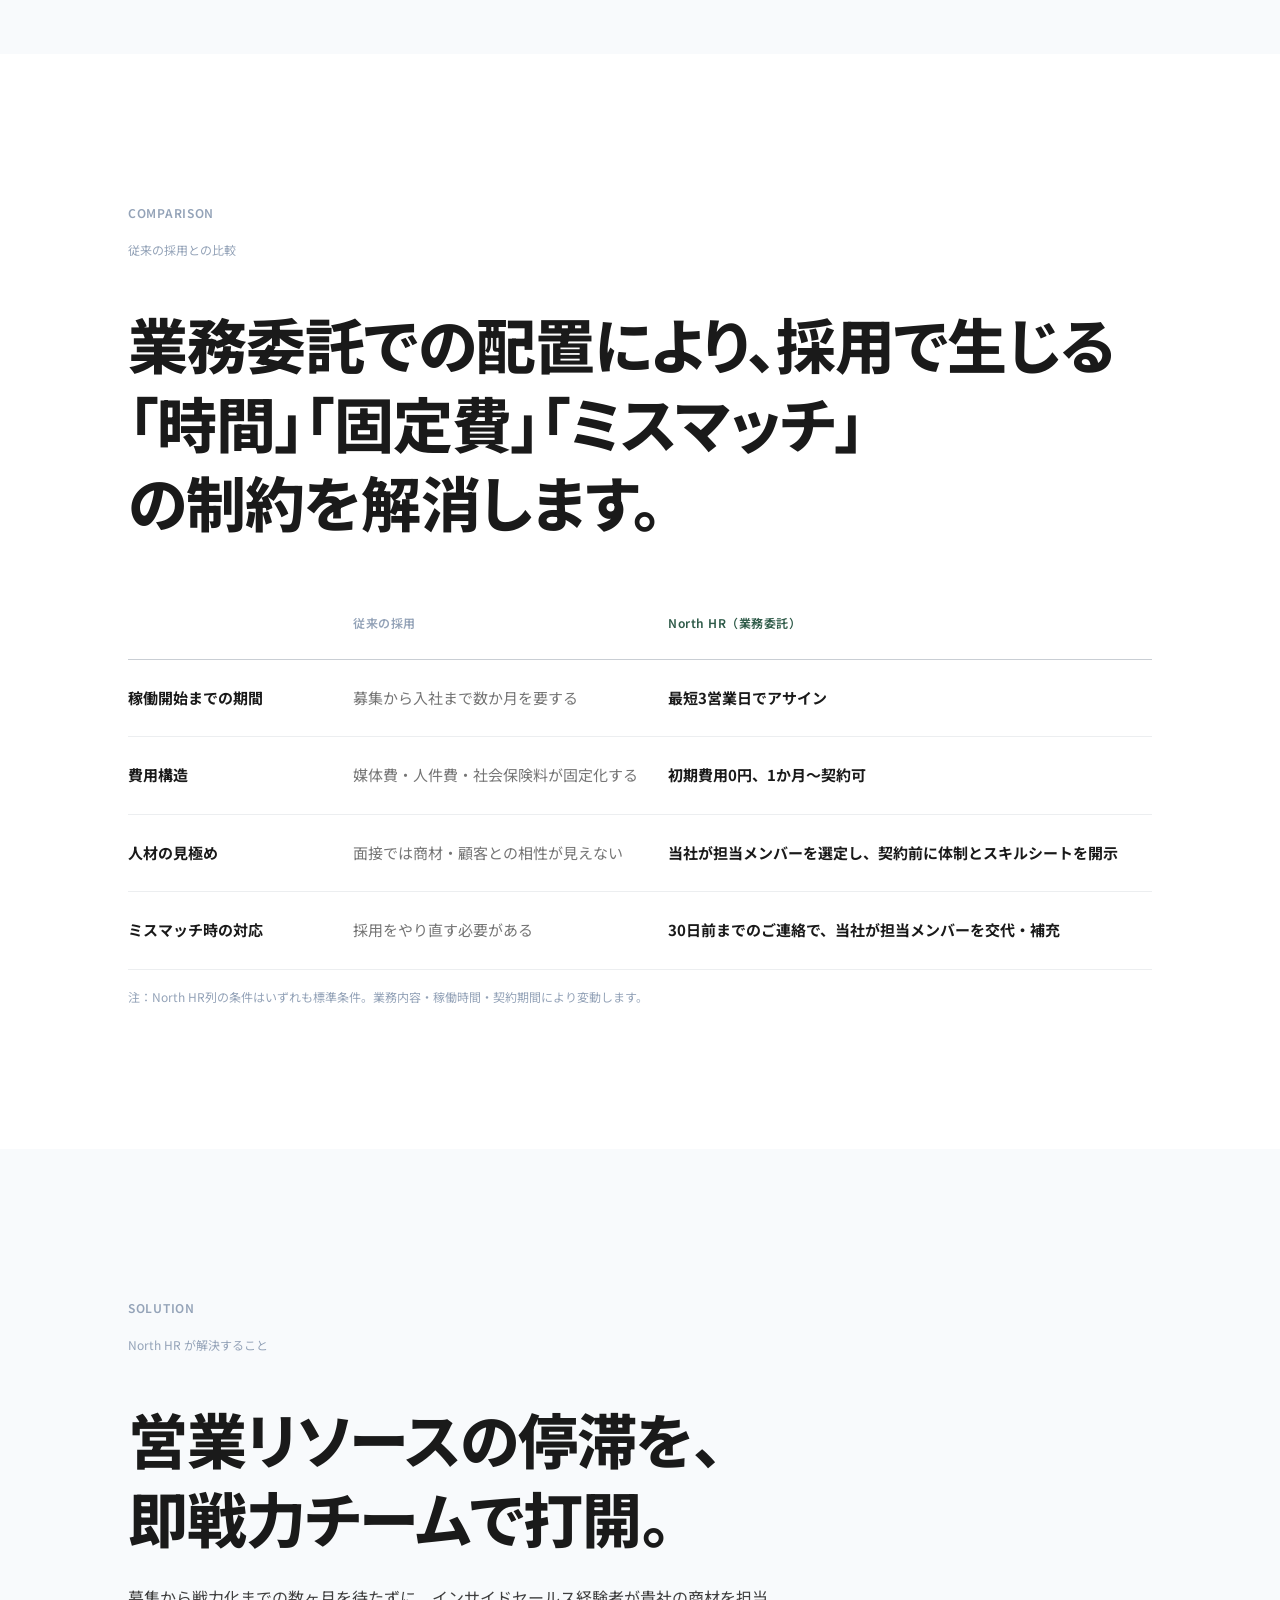
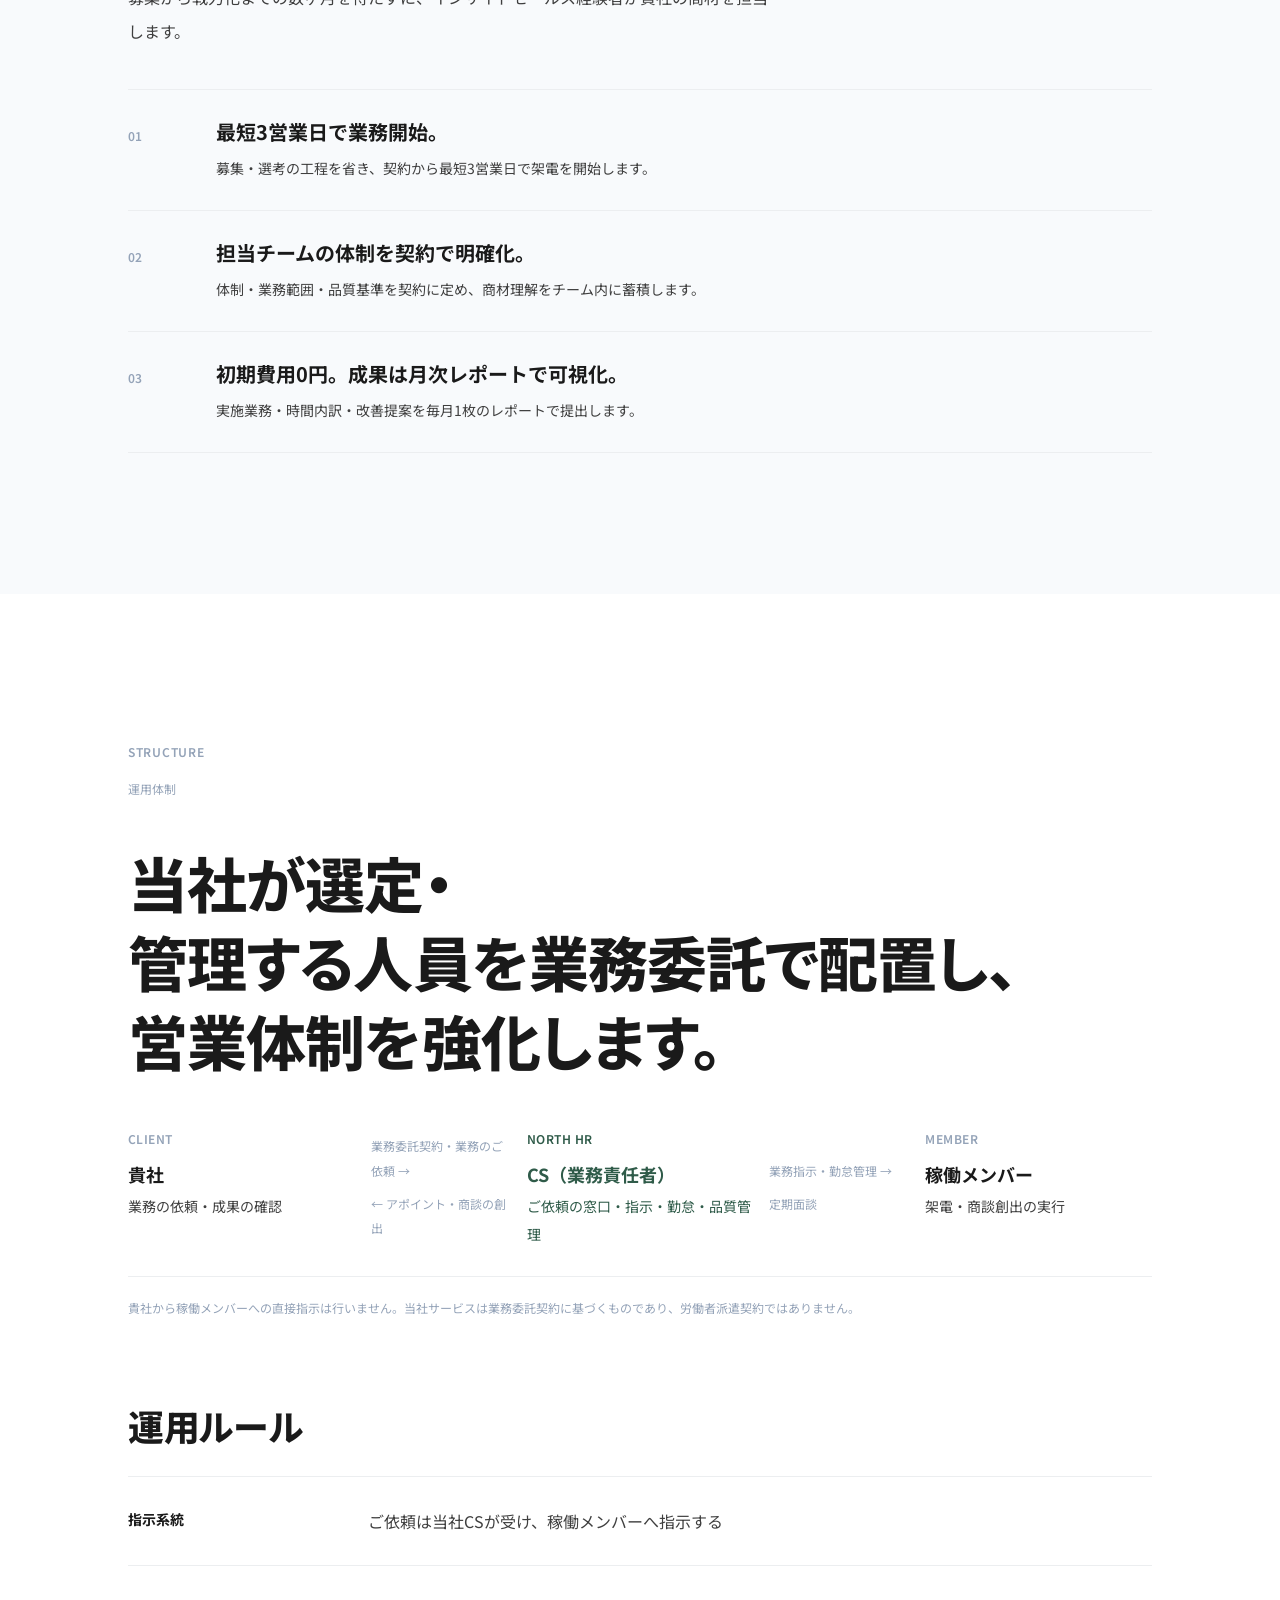
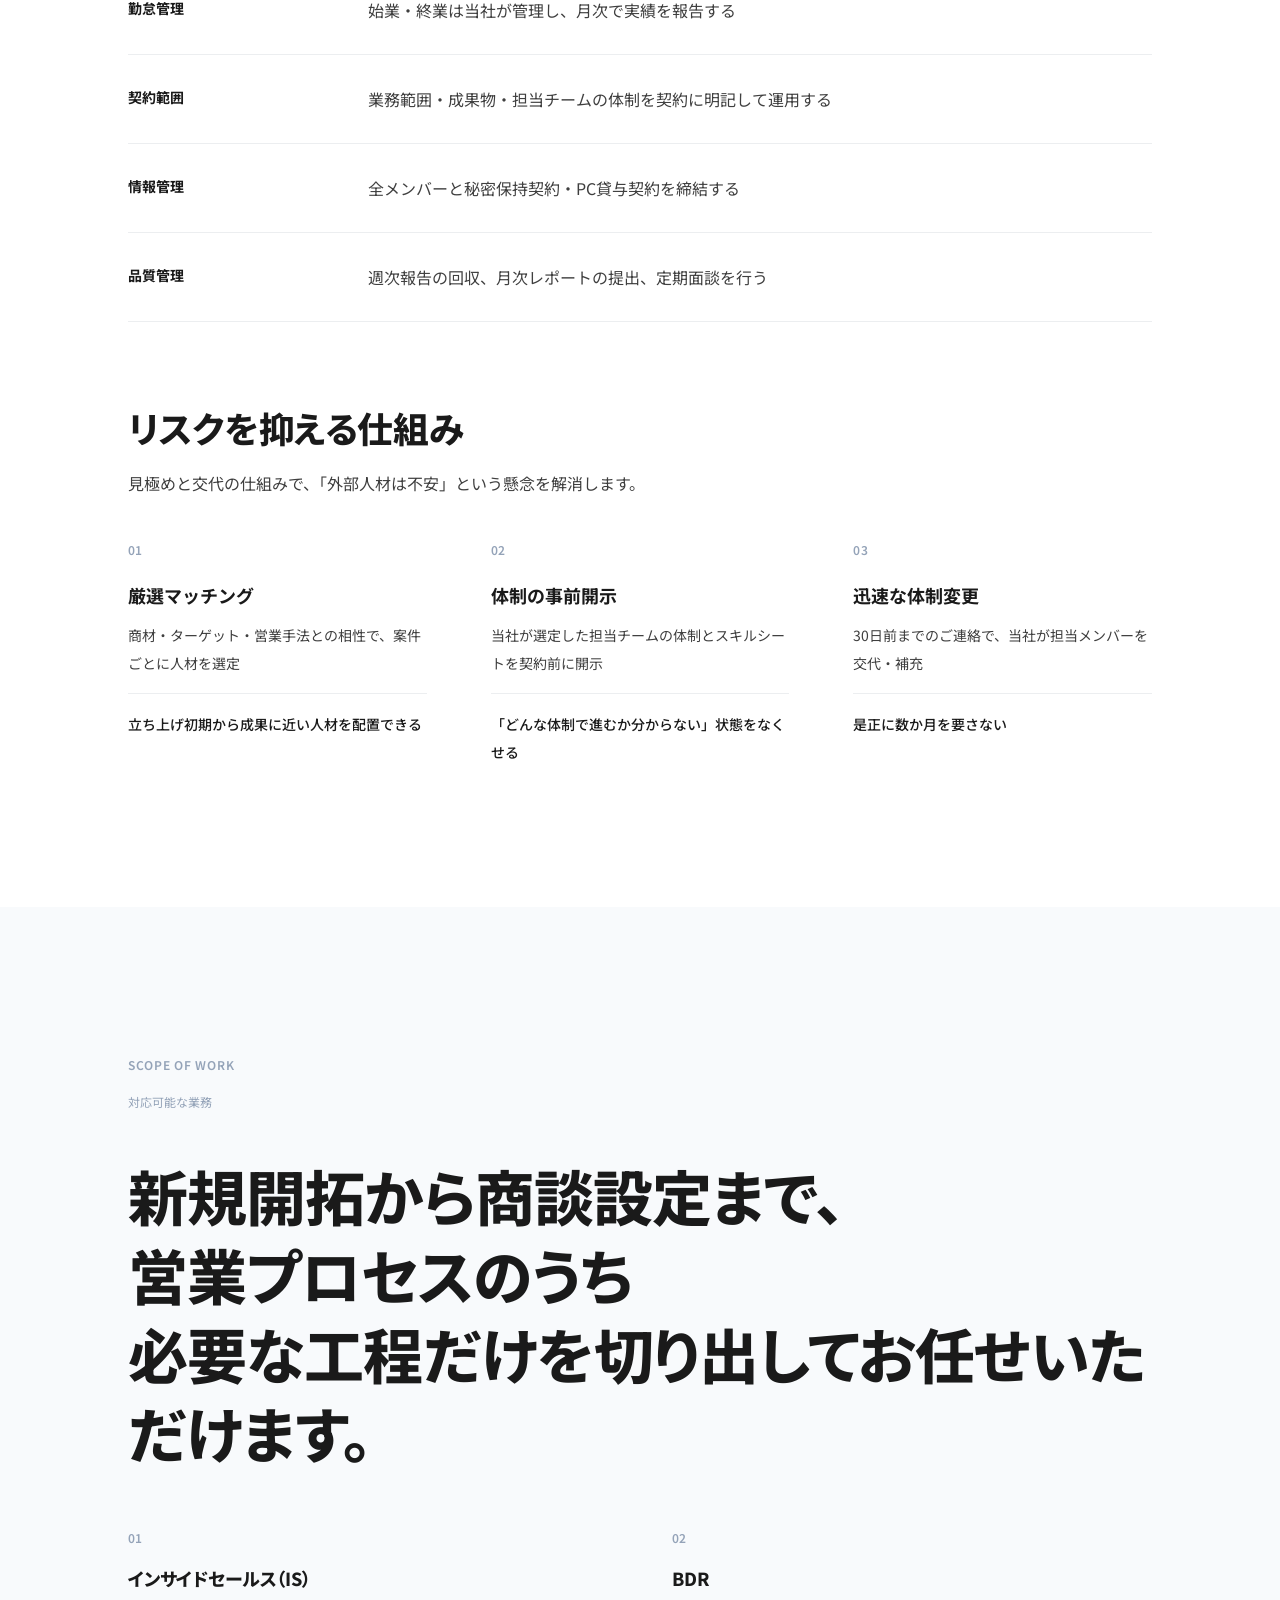
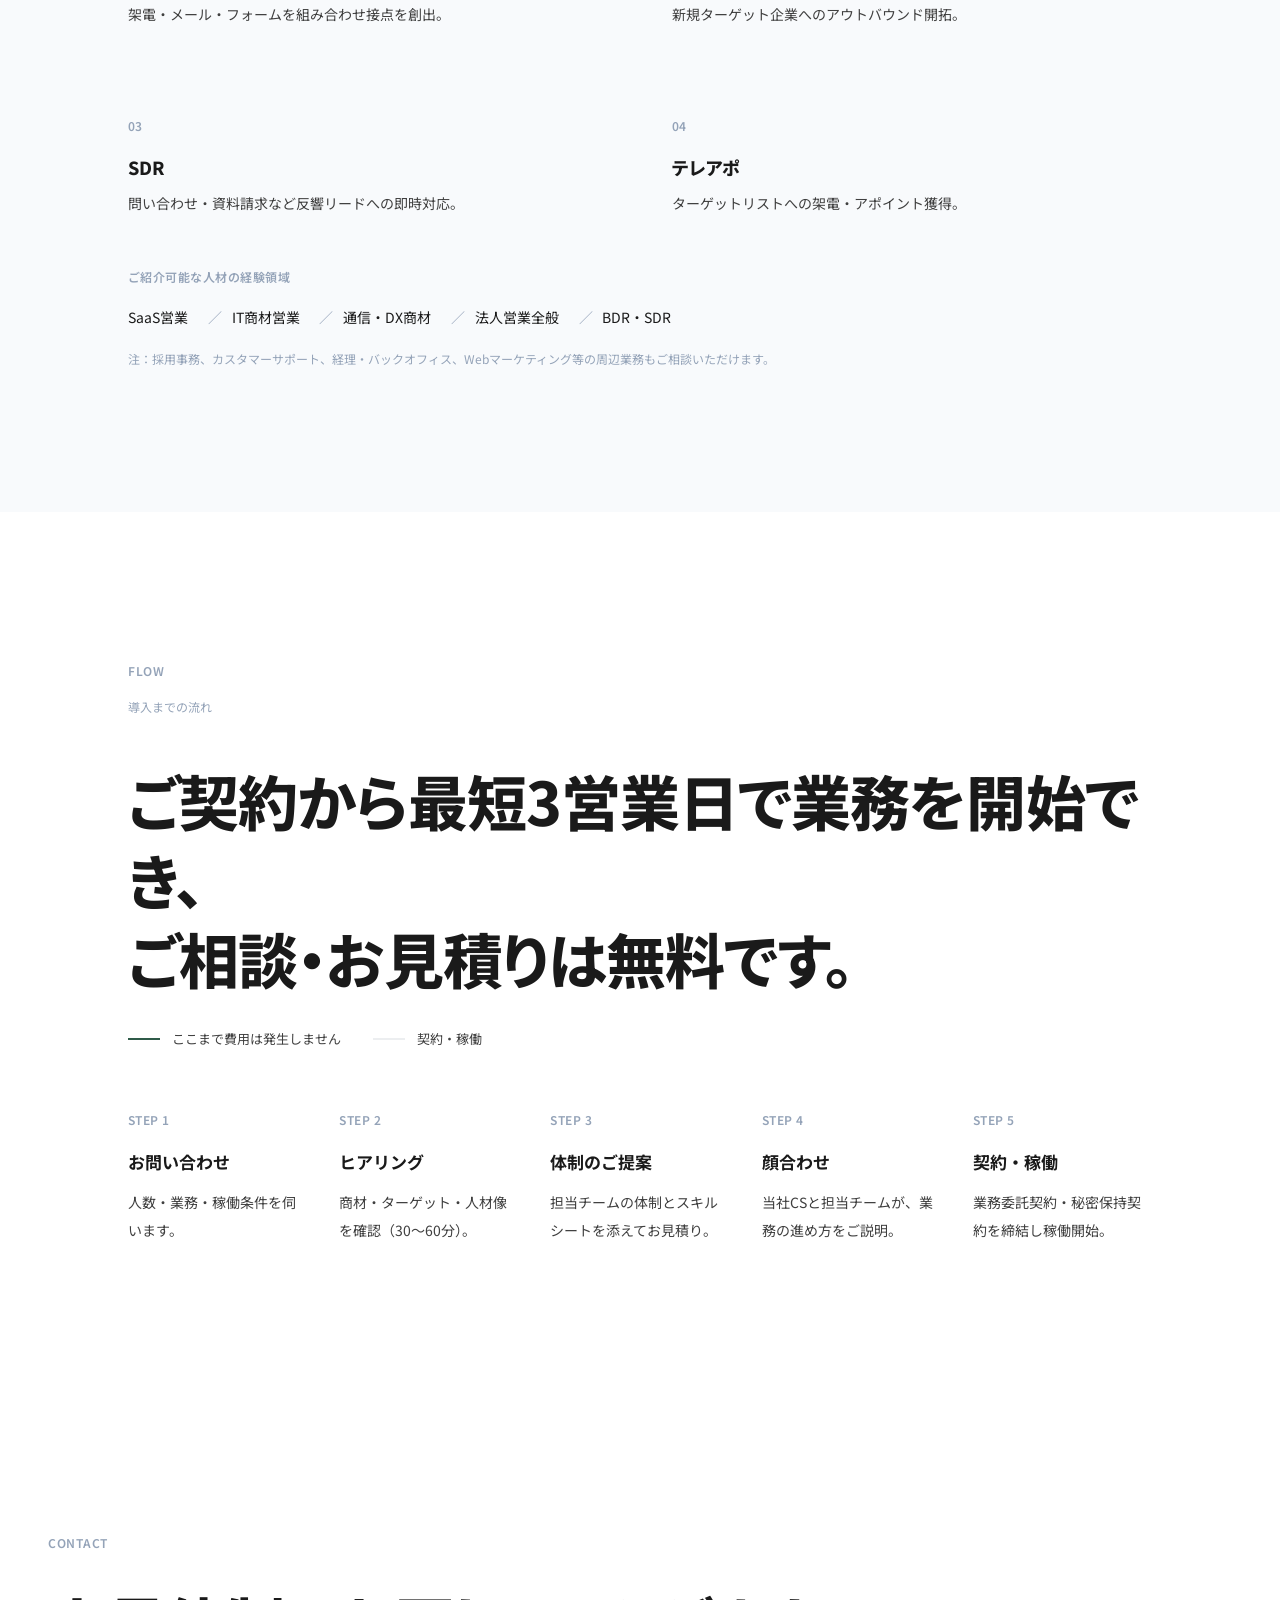
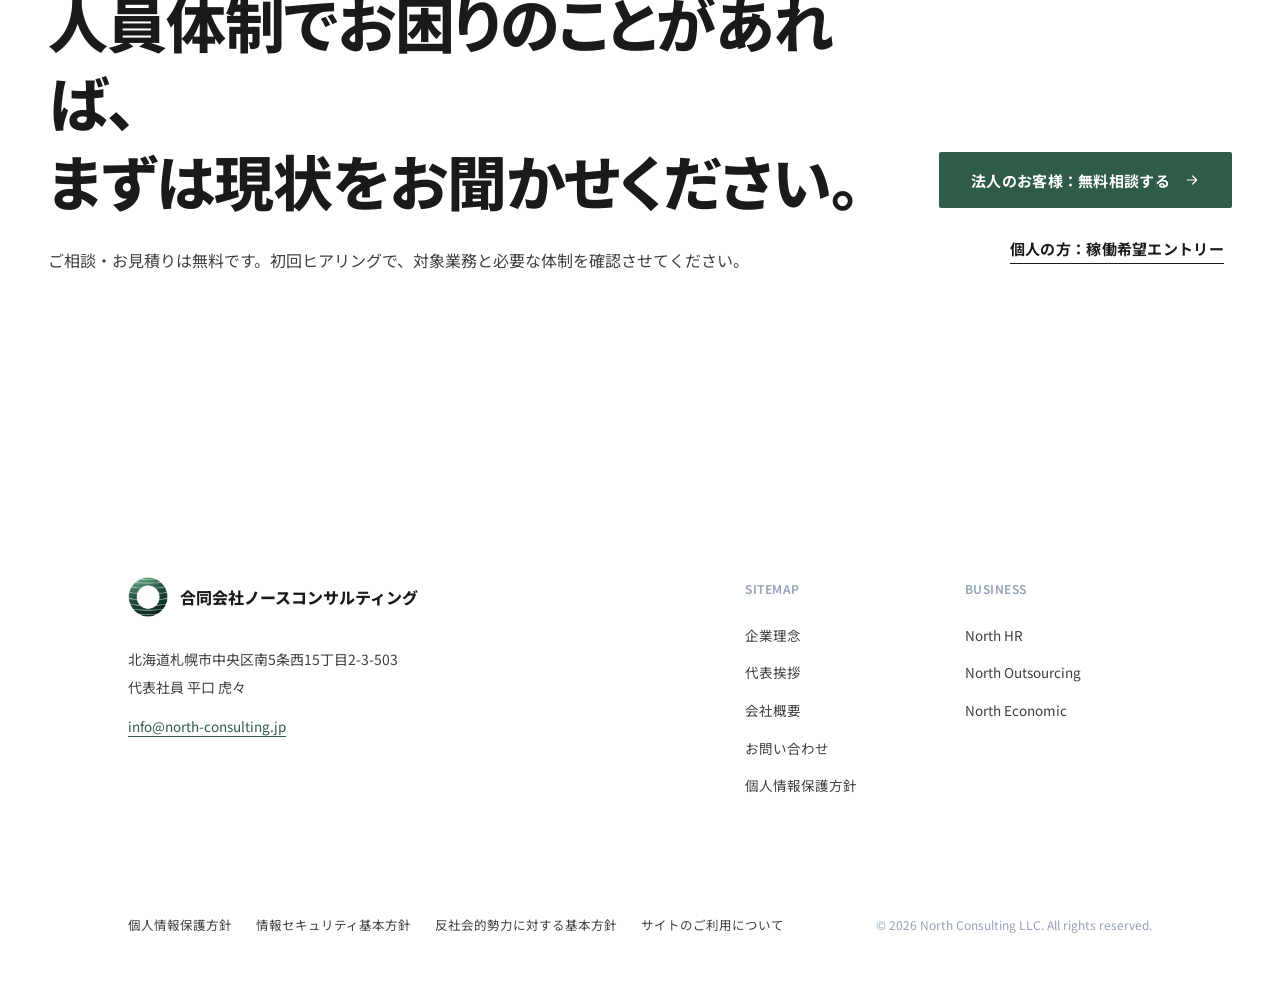
<file: service.html>
<!DOCTYPE html>
<html lang="ja">
<head>
<meta charset="UTF-8">
<meta name="viewport" content="width=device-width, initial-scale=1.0">
<title>North HR｜インサイドセールス業務の受託｜合同会社ノースコンサルティング</title>
<meta name="description" content="貴社のインサイドセールス業務を受託する North HR。初期費用0円、契約から最短3営業日で業務開始、全国フルリモート対応。">
<meta name="theme-color" content="#FFFFFF">
<link rel="icon" type="image/png" href="assets/favicon.png">
<link rel="apple-touch-icon" href="assets/ring-logo.png">
<link rel="preconnect" href="https://fonts.googleapis.com">
<link rel="preconnect" href="https://fonts.gstatic.com" crossorigin>
<link rel="stylesheet" href="https://fonts.googleapis.com/css2?family=Noto+Sans+JP:wght@300;400;500;700;800;900&display=swap">
<link rel="stylesheet" href="assets/style.css">
<link rel="stylesheet" href="assets/tailwind.css">
</head>
<body data-page="service">
<a href="#main" class="sr-only focus:not-sr-only focus:fixed focus:z-[100] focus:top-3 focus:left-3 focus:bg-canvas focus:text-ink focus:px-4 focus:py-2 focus:rounded-lg focus:text-sm">本文へスキップ</a>

<!-- ==================== HEADER（全ページ共通） ==================== -->
<header class="site-header" id="siteHeader">
  <div class="wrap-wide h-full flex items-center justify-between gap-6">
    <a href="index.html" class="brand" aria-label="合同会社ノースコンサルティング トップページへ">
      <span class="logo-mark"><img src="assets/ring-logo.png" alt="" width="40" height="40"></span>
      <span>
        <span class="brand-ja">合同会社ノースコンサルティング</span>
      </span>
    </a>
    <nav class="gnav hidden lg:flex items-center" aria-label="グローバルナビゲーション">
      <a href="index.html" class="nav-link" data-nav-page="index" data-nav-sec="index">企業理念</a>
      <a href="service.html" class="nav-link" data-nav-page="service" data-nav-sec="service">North HR</a>
      <a href="outsourcing.html" class="nav-link" data-nav-page="outsourcing" data-nav-sec="outsourcing">North Outsourcing</a>
      <a href="message.html" class="nav-link" data-nav-page="message" data-nav-sec="message">代表挨拶</a>
      <a href="company.html" class="nav-link" data-nav-page="company" data-nav-sec="company">会社概要</a>
    </nav>
    <div class="flex items-center gap-3">
      <a href="contact.html" class="btn btn-primary btn-sm hidden sm:inline-flex">無料相談</a>
      <button type="button" class="menu-btn lg:hidden" id="menuBtn" aria-expanded="false" aria-controls="mobileNav" aria-label="メニューを開く">
        <svg width="20" height="20" viewBox="0 0 24 24" fill="none" stroke="currentColor" stroke-width="1.6" aria-hidden="true"><path d="M4 8h16M4 16h16" stroke-linecap="round"/></svg>
      </button>
    </div>
  </div>
</header>
<nav class="mobile-nav lg:hidden" id="mobileNav" aria-label="モバイルメニュー">
  <div class="wrap pb-6">
    <a href="index.html" data-nav-page="index" data-nav-sec="index">企業理念<span class="en text-mute text-xs tracking-[.18em]">VISION</span></a>
    <a href="service.html" data-nav-page="service" data-nav-sec="service">North HR<span class="en text-mute text-xs tracking-[.18em]">SERVICE</span></a>
    <a href="outsourcing.html" data-nav-page="outsourcing" data-nav-sec="outsourcing">North Outsourcing<span class="en text-mute text-xs tracking-[.18em]">SALES OUTSOURCING</span></a>
    <a href="message.html" data-nav-page="message" data-nav-sec="message">代表挨拶<span class="en text-mute text-xs tracking-[.18em]">MESSAGE</span></a>
    <a href="company.html" data-nav-page="company" data-nav-sec="company">会社概要<span class="en text-mute text-xs tracking-[.18em]">COMPANY</span></a>
    <a href="contact.html">お問い合わせ<span class="en text-mute text-xs tracking-[.18em]">CONTACT</span></a>
  </div>
</nav>

<main id="main">
<section class="page-head has-photo">
  <div class="wrap">
    <nav class="crumb reveal" aria-label="パンくずリスト"><a href="index.html">Home</a><span aria-hidden="true">/</span><span class="text-body">North HR</span></nav>
    <p class="eyebrow mt-9 reveal">Service — North HR</p>
    <h1 class="h-page mt-5 reveal" data-delay="50">North HR</h1>
    <p class="lead mt-7 max-w-[42rem] reveal" data-delay="100">貴社のインサイドセールス業務を受託し、当社が選定・管理する経験者チームが遂行するサービスです。</p>
  </div>
  <div class="wrap-wide page-photo">
    <div class="reveal reveal-ph"><div class="ph ph-banner"><img src="assets/photo-hr.jpg" alt="" width="2400" height="1000" loading="eager" decoding="async"></div></div>
  </div>
</section>

<!-- ==================== NORTH HR ==================== -->
<section id="north-hr" class="section">
  <div class="wrap">
    <div class="grid gap-10 lg:grid-cols-[1.1fr_1fr] lg:gap-20 lg:items-end">
      <div class="reveal">
        <p class="eyebrow">Flagship Service — 01</p>
        <p class="en mt-7 text-ink font-bold leading-[.95] tracking-[-.03em] text-[clamp(3.25rem,8vw,6.5rem)]">North HR</p>
        <p class="mt-4 text-[15px] sm:text-[17px] font-bold text-accent tracking-[.12em]">インサイドセールス業務の受託</p>
      </div>
      <div class="reveal" data-delay="80">
        <h2 class="h-sub nb">採用を待たずに、<br>営業の絶対量を増やす。</h2>
        <p class="lead mt-5">貴社のインサイドセールス業務を、業務委託契約で当社が受託します。メンバーの選定・育成・業務管理は当社が担い、初期費用0円、契約から最短3営業日で業務を開始します。</p>
        <div class="mt-8 flex flex-col sm:flex-row gap-3">
          <a href="contact.html" class="btn btn-primary">法人のお客様：無料相談する <svg class="ico" viewBox="0 0 24 24" fill="none" stroke="currentColor" stroke-width="1.8" aria-hidden="true"><path d="M5 12h14M13 6l6 6-6 6" stroke-linecap="round" stroke-linejoin="round"/></svg></a>
          <a href="contact.html?kind=indiv" class="btn btn-secondary">個人の方：稼働希望エントリー</a>
        </div>
      </div>
    </div>
    <div class="mt-20 lg:mt-24">
      <p class="label reveal">サービス条件</p>
      <div class="mt-6"><div class="grid sm:grid-cols-2 lg:grid-cols-4 gap-x-10">
        <div class="fig-cell reveal">
          <p class="label">Initial cost</p>
          <p class="fig mt-6"><span class="fig-num">0</span><span class="fig-unit">円</span></p>
          <p class="mt-5 text-ink font-bold">初期費用</p>
          <p class="small mt-1">着手金・紹介料なし</p>
        </div>
        <div class="fig-cell reveal" data-delay="60">
          <p class="label">Lead time</p>
          <p class="fig mt-6"><span class="fig-pre">最短</span><span class="fig-num">3</span><span class="fig-unit">営業日</span></p>
          <p class="mt-5 text-ink font-bold">最短開始</p>
          <p class="small mt-1">ご契約から業務開始まで</p>
        </div>
        <div class="fig-cell reveal" data-delay="120">
          <p class="label">Replacement</p>
          <p class="fig mt-6"><span class="fig-num">30</span><span class="fig-unit">日前申告</span></p>
          <p class="mt-5 text-ink font-bold">メンバー交代</p>
          <p class="small mt-1">当社の判断・ご要望に応じた体制変更</p>
        </div>
        <div class="fig-cell reveal" data-delay="180">
          <p class="label">Coverage</p>
          <p class="fig mt-6"><span class="fig-num jp">全国</span></p>
          <p class="mt-5 text-ink font-bold">対応エリア</p>
          <p class="small mt-1">フルリモート・設備準備不要</p>
        </div>
      </div></div>
      <p class="note mt-4 reveal">いずれも標準条件。業務内容・稼働時間・契約期間により変動します。</p>
    </div>
  </div>
</section>

<!-- ==================== ISSUE ==================== -->
<section id="issue" class="section section-alt">
  <div class="wrap side">
    <div class="reveal"><p class="eyebrow">Issue</p><p class="side-ja">営業人材確保の課題</p></div>
    <div>
      <h2 class="h-section nb reveal">営業人材の確保は「時間」「固定費」「ミスマッチ」の3点で、事業計画の制約になっています。</h2>
      <div class="mt-12 grid md:grid-cols-3 gap-x-16 gap-y-20">
        <div class="card reveal">
            <span class="idx">01</span>
            <p class="mt-4 text-ink text-lg font-bold">採用リードタイム</p>
            <dl class="mt-4 space-y-3 small">
              <div><dt class="label">現象</dt><dd class="mt-1">募集から入社まで数か月を要する</dd></div>
              <div class="pt-3 rule"><dt class="label">事業への影響</dt><dd class="mt-1">商談創出の開始が後ろ倒しになる</dd></div>
            </dl>
          </div>
        <div class="card reveal">
            <span class="idx">02</span>
            <p class="mt-4 text-ink text-lg font-bold">固定費の増加</p>
            <dl class="mt-4 space-y-3 small">
              <div><dt class="label">現象</dt><dd class="mt-1">媒体費・人件費・社会保険料が固定化</dd></div>
              <div class="pt-3 rule"><dt class="label">事業への影響</dt><dd class="mt-1">施策の縮小・撤退を判断しにくい</dd></div>
            </dl>
          </div>
        <div class="card reveal">
            <span class="idx">03</span>
            <p class="mt-4 text-ink text-lg font-bold">入社後のミスマッチ</p>
            <dl class="mt-4 space-y-3 small">
              <div><dt class="label">現象</dt><dd class="mt-1">面接では顧客との相性が見えない</dd></div>
              <div class="pt-3 rule"><dt class="label">事業への影響</dt><dd class="mt-1">是正のために採用をやり直す</dd></div>
            </dl>
          </div>
      </div>
      <p class="mt-12 reveal statement">必要な期間だけ、すぐに任せられる営業人材を確保できる手段が求められています。</p>
    </div>
  </div>
</section>

<!-- ==================== COMPARE ==================== -->
<section id="compare" class="section">
  <div class="wrap side">
    <div class="reveal"><p class="eyebrow">Comparison</p><p class="side-ja">従来の採用との比較</p></div>
    <div>
      <h2 class="h-section nb reveal">業務委託での配置により、採用で生じる<br class="hidden md:block">「時間」「固定費」「ミスマッチ」の制約を解消します。</h2>
      <div class="tbl-scroll mt-12 reveal" data-delay="60">
        <table class="tbl">
          <thead><tr><th scope="col"><span class="sr-only">項目</span></th><th scope="col">従来の採用</th><th scope="col" class="hl">North HR（業務委託）</th></tr></thead>
          <tbody>
            <tr><th scope="row">稼働開始までの期間</th><td>募集から入社まで数か月を要する</td><td class="hl">最短3営業日でアサイン</td></tr>
            <tr><th scope="row">費用構造</th><td>媒体費・人件費・社会保険料が固定化する</td><td class="hl">初期費用0円、1か月〜契約可</td></tr>
            <tr><th scope="row">人材の見極め</th><td>面接では商材・顧客との相性が見えない</td><td class="hl">当社が担当メンバーを選定し、契約前に体制とスキルシートを開示</td></tr>
            <tr><th scope="row">ミスマッチ時の対応</th><td>採用をやり直す必要がある</td><td class="hl">30日前までのご連絡で、当社が担当メンバーを交代・補充</td></tr>
          </tbody>
        </table>
      </div>
      <p class="note mt-4 reveal">注：North HR列の条件はいずれも標準条件。業務内容・稼働時間・契約期間により変動します。</p>
    </div>
  </div>
</section>

<!-- ==================== SOLUTION ==================== -->
<section id="solution" class="section section-alt">
  <div class="wrap side">
    <div class="reveal"><p class="eyebrow">Solution</p><p class="side-ja">North HR が解決すること</p></div>
    <div>
      <h2 class="h-section nb reveal">営業リソースの停滞を、<br>即戦力チームで打開。</h2>
      <p class="lead mt-6 max-w-[40rem] reveal" data-delay="60">募集から戦力化までの数ヶ月を待たずに、インサイドセールス経験者が貴社の商材を担当します。</p>
      <ol class="mt-10 border-b border-line reveal" data-delay="100">
        <li class="rule grid sm:grid-cols-[64px_1fr] gap-2 sm:gap-6"><span class="idx pt-1.5">01</span><div><p class="text-ink text-lg sm:text-xl font-bold leading-[1.6]">最短3営業日で業務開始。</p><p class="small mt-2">募集・選考の工程を省き、契約から最短3営業日で架電を開始します。</p></div></li>
        <li class="rule grid sm:grid-cols-[64px_1fr] gap-2 sm:gap-6"><span class="idx pt-1.5">02</span><div><p class="text-ink text-lg sm:text-xl font-bold leading-[1.6]">担当チームの体制を契約で明確化。</p><p class="small mt-2">体制・業務範囲・品質基準を契約に定め、商材理解をチーム内に蓄積します。</p></div></li>
        <li class="rule grid sm:grid-cols-[64px_1fr] gap-2 sm:gap-6"><span class="idx pt-1.5">03</span><div><p class="text-ink text-lg sm:text-xl font-bold leading-[1.6]">初期費用0円。成果は月次レポートで可視化。</p><p class="small mt-2">実施業務・時間内訳・改善提案を毎月1枚のレポートで提出します。</p></div></li>
      </ol>
    </div>
  </div>
</section>

<!-- ==================== STRUCTURE ==================== -->
<section id="structure" class="section">
  <div class="wrap side">
    <div class="reveal"><p class="eyebrow">Structure</p><p class="side-ja">運用体制</p></div>
    <div>
      <h2 class="h-section nb reveal">当社が選定・管理する人員を業務委託で配置し、営業体制を強化します。</h2>
      <div class="card mt-12 reveal" data-delay="60">
        <div class="grid gap-4 md:grid-cols-[1fr_140px_1fr_140px_1fr] md:items-stretch">
          <div class="node"><p class="label">Client</p><p class="mt-2 text-ink text-lg font-bold">貴社</p><p class="small mt-1">業務の依頼・成果の確認</p></div>
          <div class="flow-arrow"><span class="ln">業務委託契約・業務のご依頼 →</span><span class="ln">← アポイント・商談の創出</span></div>
          <div class="node node-hi on-dark"><p class="label">North HR</p><p class="mt-2 text-ink text-lg font-bold">CS（業務責任者）</p><p class="small mt-1">ご依頼の窓口・指示・勤怠・品質管理</p></div>
          <div class="flow-arrow"><span class="ln">業務指示・勤怠管理 →</span><span class="ln">定期面談</span></div>
          <div class="node"><p class="label">Member</p><p class="mt-2 text-ink text-lg font-bold">稼働メンバー</p><p class="small mt-1">架電・商談創出の実行</p></div>
        </div>
        <p class="note mt-7 pt-5 rule">貴社から稼働メンバーへの直接指示は行いません。当社サービスは業務委託契約に基づくものであり、労働者派遣契約ではありません。</p>
      </div>

      <h3 class="h-sub mt-20 reveal">運用ルール</h3>
      <dl class="mt-6 rule reveal" data-delay="60">
        <div class="dl-row"><dt>指示系統</dt><dd>ご依頼は当社CSが受け、稼働メンバーへ指示する</dd></div>
        <div class="dl-row"><dt>勤怠管理</dt><dd>始業・終業は当社が管理し、月次で実績を報告する</dd></div>
        <div class="dl-row"><dt>契約範囲</dt><dd>業務範囲・成果物・担当チームの体制を契約に明記して運用する</dd></div>
        <div class="dl-row"><dt>情報管理</dt><dd>全メンバーと秘密保持契約・PC貸与契約を締結する</dd></div>
        <div class="dl-row"><dt>品質管理</dt><dd>週次報告の回収、月次レポートの提出、定期面談を行う</dd></div>
      </dl>

      <h3 class="h-sub mt-20 reveal">リスクを抑える仕組み</h3>
      <p class="lead mt-3 reveal">見極めと交代の仕組みで、「外部人材は不安」という懸念を解消します。</p>
      <div class="mt-8 grid md:grid-cols-3 gap-x-16 gap-y-20">
        <div class="card card-hover reveal">
            <span class="idx">01</span>
            <p class="mt-4 text-ink text-lg font-bold">厳選マッチング</p>
            <p class="small mt-3">商材・ターゲット・営業手法との相性で、案件ごとに人材を選定</p>
            <p class="small mt-4 pt-4 rule text-ink font-medium">立ち上げ初期から成果に近い人材を配置できる</p>
          </div>
        <div class="card card-hover reveal">
            <span class="idx">02</span>
            <p class="mt-4 text-ink text-lg font-bold">体制の事前開示</p>
            <p class="small mt-3">当社が選定した担当チームの体制とスキルシートを契約前に開示</p>
            <p class="small mt-4 pt-4 rule text-ink font-medium">「どんな体制で進むか分からない」状態をなくせる</p>
          </div>
        <div class="card card-hover reveal">
            <span class="idx">03</span>
            <p class="mt-4 text-ink text-lg font-bold">迅速な体制変更</p>
            <p class="small mt-3">30日前までのご連絡で、当社が担当メンバーを交代・補充</p>
            <p class="small mt-4 pt-4 rule text-ink font-medium">是正に数か月を要さない</p>
          </div>
      </div>
    </div>
  </div>
</section>

<!-- ==================== SCOPE ==================== -->
<section id="scope" class="section section-alt">
  <div class="wrap side">
    <div class="reveal"><p class="eyebrow">Scope of Work</p><p class="side-ja">対応可能な業務</p></div>
    <div>
      <h2 class="h-section nb reveal">新規開拓から商談設定まで、営業プロセスのうち<br class="hidden md:block">必要な工程だけを切り出してお任せいただけます。</h2>
      <div class="mt-12 grid sm:grid-cols-2 gap-x-16 gap-y-20">
        <div class="card card-hover reveal"><span class="idx">01</span><h4 class="mt-3 text-lg">インサイドセールス（IS）</h4><p class="small mt-2">架電・メール・フォームを組み合わせ接点を創出。</p></div>
        <div class="card card-hover reveal"><span class="idx">02</span><h4 class="mt-3 text-lg"><span class="en">BDR</span></h4><p class="small mt-2">新規ターゲット企業へのアウトバウンド開拓。</p></div>
        <div class="card card-hover reveal"><span class="idx">03</span><h4 class="mt-3 text-lg"><span class="en">SDR</span></h4><p class="small mt-2">問い合わせ・資料請求など反響リードへの即時対応。</p></div>
        <div class="card card-hover reveal"><span class="idx">04</span><h4 class="mt-3 text-lg">テレアポ</h4><p class="small mt-2">ターゲットリストへの架電・アポイント獲得。</p></div>
      </div>
      <div class="mt-12 reveal">
        <p class="label">ご紹介可能な人材の経験領域</p>
        <div class="mt-4 flex flex-wrap gap-2.5">
          <span class="chip">SaaS営業</span><span class="chip">IT商材営業</span><span class="chip">通信・DX商材</span><span class="chip">法人営業全般</span><span class="chip">BDR・SDR</span>
        </div>
        <p class="note mt-5">注：採用事務、カスタマーサポート、経理・バックオフィス、Webマーケティング等の周辺業務もご相談いただけます。</p>
      </div>
    </div>
  </div>
</section>

<!-- ==================== FLOW ==================== -->
<section id="flow" class="section">
  <div class="wrap">
    <div class="side">
      <div class="reveal"><p class="eyebrow">Flow</p><p class="side-ja">導入までの流れ</p></div>
      <div>
        <h2 class="h-section nb reveal">ご契約から最短3営業日で業務を開始でき、<br class="hidden md:block">ご相談・お見積りは無料です。</h2>
        <div class="mt-7 flex flex-wrap items-center gap-x-8 gap-y-2 text-[13px] text-body reveal" data-delay="60">
          <span class="inline-flex items-center gap-3"><i class="block w-8 h-[2px] bg-accent"></i>ここまで費用は発生しません</span>
          <span class="inline-flex items-center gap-3"><i class="block w-8 h-[2px] bg-line"></i>契約・稼働</span>
        </div>
      </div>
    </div>
    <ol class="mt-14 grid gap-x-8 gap-y-10 sm:grid-cols-2 lg:grid-cols-5">
      <li class="step free reveal"><p class="idx">STEP 1</p><p class="mt-3 text-ink font-bold text-[17px]">お問い合わせ</p><p class="small mt-2">人数・業務・稼働条件を伺います。</p></li>
      <li class="step free reveal"><p class="idx">STEP 2</p><p class="mt-3 text-ink font-bold text-[17px]">ヒアリング</p><p class="small mt-2">商材・ターゲット・人材像を確認（30〜60分）。</p></li>
      <li class="step free reveal"><p class="idx">STEP 3</p><p class="mt-3 text-ink font-bold text-[17px]">体制のご提案</p><p class="small mt-2">担当チームの体制とスキルシートを添えてお見積り。</p></li>
      <li class="step free reveal"><p class="idx">STEP 4</p><p class="mt-3 text-ink font-bold text-[17px]">顔合わせ</p><p class="small mt-2">当社CSと担当チームが、業務の進め方をご説明。</p></li>
      <li class="step reveal"><p class="idx">STEP 5</p><p class="mt-3 text-ink font-bold text-[17px]">契約・稼働</p><p class="small mt-2">業務委託契約・秘密保持契約を締結し稼働開始。</p></li>
    </ol>
  </div>
</section>


<!-- ==================== CTA ==================== -->
<section class="section cta-sec">
  <div class="wrap-wide">
    <div class="cta-grid reveal">
      <div class="cta-copy">
        <p class="eyebrow">Contact</p>
        <h2 class="h-section nb mt-6">人員体制でお困りのことがあれば、<br class="hidden sm:block">まずは現状をお聞かせください。</h2>
        <p class="mt-6">ご相談・お見積りは無料です。初回ヒアリングで、対象業務と必要な体制を確認させてください。</p>
      </div>
      <div class="cta-actions">
        <a href="contact.html" class="btn btn-primary">法人のお客様：無料相談する <svg class="ico" viewBox="0 0 24 24" fill="none" stroke="currentColor" stroke-width="1.8" aria-hidden="true"><path d="M5 12h14M13 6l6 6-6 6" stroke-linecap="round" stroke-linejoin="round"/></svg></a>
        <a href="contact.html?kind=indiv" class="btn btn-secondary">個人の方：稼働希望エントリー</a>
      </div>
    </div>
  </div>
</section>

</main>

<!-- ==================== FOOTER（全ページ共通） ==================== -->
<footer class="site-footer pt-40 pb-16">
  <div class="wrap">
    <div class="grid gap-12 md:grid-cols-[1.4fr_1fr]">
      <div>
        <a href="index.html" class="brand">
          <span class="logo-mark"><img src="assets/ring-logo.png" alt="" width="40" height="40"></span>
          <span><span class="brand-ja">合同会社ノースコンサルティング</span></span>
        </a>
        <p class="small mt-7">北海道札幌市中央区南5条西15丁目2-3-503<br>代表社員 平口 虎々</p>
        <a href="mailto:info@north-consulting.jp" class="text-link mt-3 inline-block text-[13.5px]">info@north-consulting.jp</a>
      </div>
      <div class="grid grid-cols-2 gap-8">
        <div>
          <p class="label">Sitemap</p>
          <nav class="mt-5 flex flex-col gap-2.5 text-[13.5px]" aria-label="サイトマップ">
            <a href="index.html" class="foot-link">企業理念</a>
            <a href="message.html" class="foot-link">代表挨拶</a>
            <a href="company.html" class="foot-link">会社概要</a>
            <a href="contact.html" class="foot-link">お問い合わせ</a>
            <a href="privacy.html" class="foot-link">個人情報保護方針</a>
          </nav>
        </div>
        <div>
          <p class="label">Business</p>
          <nav class="mt-5 flex flex-col gap-2.5 text-[13.5px] en" aria-label="事業">
            <a href="service.html" class="foot-link">North HR</a>
            <a href="outsourcing.html" class="foot-link">North Outsourcing</a>
            <a href="index.html#business" class="foot-link">North Economic</a>
          </nav>
        </div>
      </div>
    </div>
    <div class="mt-28 flex flex-col gap-4 md:flex-row md:items-center md:justify-between">
      <nav class="flex flex-wrap gap-x-6 gap-y-2 text-[12.5px]" aria-label="各種方針">
        <a href="privacy.html" class="foot-link">個人情報保護方針</a>
        <a href="security.html" class="foot-link">情報セキュリティ基本方針</a>
        <a href="antisocial.html" class="foot-link">反社会的勢力に対する基本方針</a>
        <a href="sitepolicy.html" class="foot-link">サイトのご利用について</a>
      </nav>
      <p class="note en">© 2026 North Consulting LLC. All rights reserved.</p>
    </div>
  </div>
</footer>
<script src="assets/main.js"></script>
</body>
</html>
</file>
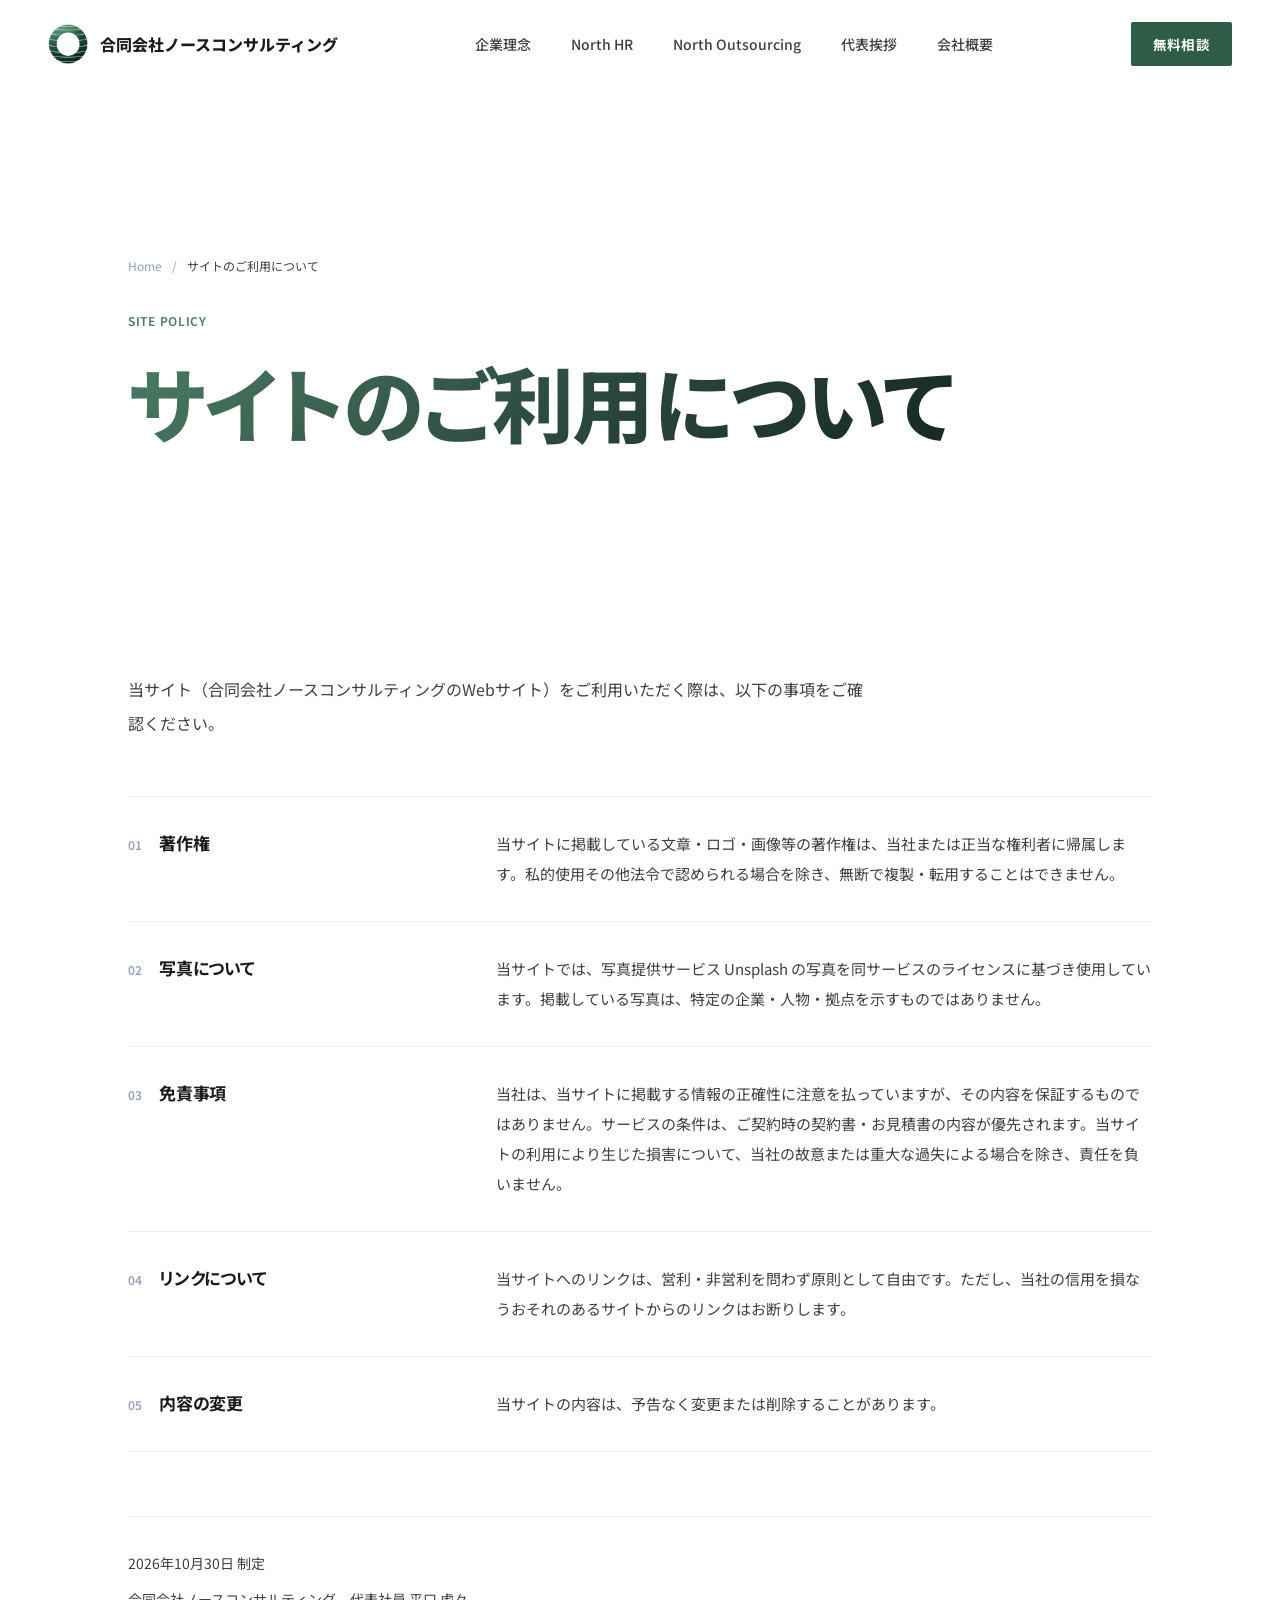
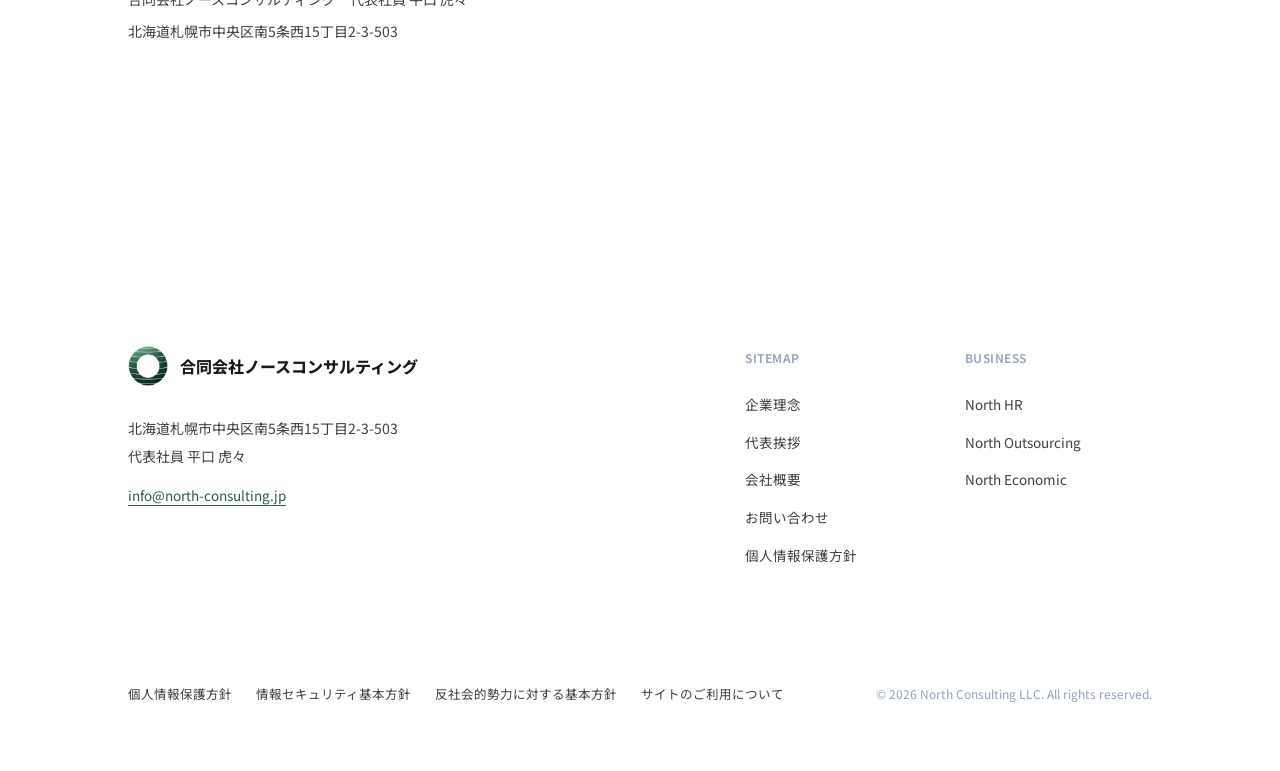
<file: sitepolicy.html>
<!DOCTYPE html>
<html lang="ja">
<head>
<meta charset="UTF-8">
<meta name="viewport" content="width=device-width, initial-scale=1.0">
<title>サイトのご利用について｜合同会社ノースコンサルティング</title>
<meta name="description" content="合同会社ノースコンサルティングのWebサイトのご利用について。著作権、免責事項、リンクについて。">
<meta name="theme-color" content="#FFFFFF">
<link rel="icon" type="image/png" href="assets/favicon.png">
<link rel="apple-touch-icon" href="assets/ring-logo.png">
<link rel="preconnect" href="https://fonts.googleapis.com">
<link rel="preconnect" href="https://fonts.gstatic.com" crossorigin>
<link rel="stylesheet" href="https://fonts.googleapis.com/css2?family=Noto+Sans+JP:wght@300;400;500;700;800;900&display=swap">
<link rel="stylesheet" href="assets/style.css">
<link rel="stylesheet" href="assets/tailwind.css">
</head>
<body data-page="sitepolicy">
<a href="#main" class="sr-only focus:not-sr-only focus:fixed focus:z-[100] focus:top-3 focus:left-3 focus:bg-canvas focus:text-ink focus:px-4 focus:py-2 focus:rounded-lg focus:text-sm">本文へスキップ</a>

<!-- ==================== HEADER（全ページ共通） ==================== -->
<header class="site-header" id="siteHeader">
  <div class="wrap-wide h-full flex items-center justify-between gap-6">
    <a href="index.html" class="brand" aria-label="合同会社ノースコンサルティング トップページへ">
      <span class="logo-mark"><img src="assets/ring-logo.png" alt="" width="40" height="40"></span>
      <span>
        <span class="brand-ja">合同会社ノースコンサルティング</span>
      </span>
    </a>
    <nav class="gnav hidden lg:flex items-center" aria-label="グローバルナビゲーション">
      <a href="index.html" class="nav-link" data-nav-page="index" data-nav-sec="index">企業理念</a>
      <a href="service.html" class="nav-link" data-nav-page="service" data-nav-sec="service">North HR</a>
      <a href="outsourcing.html" class="nav-link" data-nav-page="outsourcing" data-nav-sec="outsourcing">North Outsourcing</a>
      <a href="message.html" class="nav-link" data-nav-page="message" data-nav-sec="message">代表挨拶</a>
      <a href="company.html" class="nav-link" data-nav-page="company" data-nav-sec="company">会社概要</a>
    </nav>
    <div class="flex items-center gap-3">
      <a href="contact.html" class="btn btn-primary btn-sm hidden sm:inline-flex">無料相談</a>
      <button type="button" class="menu-btn lg:hidden" id="menuBtn" aria-expanded="false" aria-controls="mobileNav" aria-label="メニューを開く">
        <svg width="20" height="20" viewBox="0 0 24 24" fill="none" stroke="currentColor" stroke-width="1.6" aria-hidden="true"><path d="M4 8h16M4 16h16" stroke-linecap="round"/></svg>
      </button>
    </div>
  </div>
</header>
<nav class="mobile-nav lg:hidden" id="mobileNav" aria-label="モバイルメニュー">
  <div class="wrap pb-6">
    <a href="index.html" data-nav-page="index" data-nav-sec="index">企業理念<span class="en text-mute text-xs tracking-[.18em]">VISION</span></a>
    <a href="service.html" data-nav-page="service" data-nav-sec="service">North HR<span class="en text-mute text-xs tracking-[.18em]">SERVICE</span></a>
    <a href="outsourcing.html" data-nav-page="outsourcing" data-nav-sec="outsourcing">North Outsourcing<span class="en text-mute text-xs tracking-[.18em]">SALES OUTSOURCING</span></a>
    <a href="message.html" data-nav-page="message" data-nav-sec="message">代表挨拶<span class="en text-mute text-xs tracking-[.18em]">MESSAGE</span></a>
    <a href="company.html" data-nav-page="company" data-nav-sec="company">会社概要<span class="en text-mute text-xs tracking-[.18em]">COMPANY</span></a>
    <a href="contact.html">お問い合わせ<span class="en text-mute text-xs tracking-[.18em]">CONTACT</span></a>
  </div>
</nav>

<main id="main">
<section class="page-head">
  <div class="wrap">
    <nav class="crumb reveal" aria-label="パンくずリスト"><a href="index.html">Home</a><span aria-hidden="true">/</span><span class="text-body">サイトのご利用について</span></nav>
    <p class="eyebrow mt-9 reveal">Site Policy</p>
    <h1 class="h-page mt-5 reveal" data-delay="50">サイトのご利用について</h1>
  </div>
</section>

<section class="section pol">
  <div class="wrap">
    <p class="lead reveal">当サイト（合同会社ノースコンサルティングのWebサイト）をご利用いただく際は、以下の事項をご確認ください。</p>
    <div class="mt-14 pol-list">
        <div class="pol-item reveal">
          <h2 class="pol-h"><span class="idx">01</span>著作権</h2>
          <div class="pol-b"><p>当サイトに掲載している文章・ロゴ・画像等の著作権は、当社または正当な権利者に帰属します。私的使用その他法令で認められる場合を除き、無断で複製・転用することはできません。</p></div>
        </div>
        <div class="pol-item reveal">
          <h2 class="pol-h"><span class="idx">02</span>写真について</h2>
          <div class="pol-b"><p>当サイトでは、写真提供サービス Unsplash の写真を同サービスのライセンスに基づき使用しています。掲載している写真は、特定の企業・人物・拠点を示すものではありません。</p></div>
        </div>
        <div class="pol-item reveal">
          <h2 class="pol-h"><span class="idx">03</span>免責事項</h2>
          <div class="pol-b"><p>当社は、当サイトに掲載する情報の正確性に注意を払っていますが、その内容を保証するものではありません。サービスの条件は、ご契約時の契約書・お見積書の内容が優先されます。当サイトの利用により生じた損害について、当社の故意または重大な過失による場合を除き、責任を負いません。</p></div>
        </div>
        <div class="pol-item reveal">
          <h2 class="pol-h"><span class="idx">04</span>リンクについて</h2>
          <div class="pol-b"><p>当サイトへのリンクは、営利・非営利を問わず原則として自由です。ただし、当社の信用を損なうおそれのあるサイトからのリンクはお断りします。</p></div>
        </div>
        <div class="pol-item reveal">
          <h2 class="pol-h"><span class="idx">05</span>内容の変更</h2>
          <div class="pol-b"><p>当サイトの内容は、予告なく変更または削除することがあります。</p></div>
        </div>
    </div>
    <div class="mt-16 rule pt-8 reveal">
      <p class="small">2026年10月30日 制定</p>
      <p class="small mt-2">合同会社ノースコンサルティング　代表社員 平口 虎々</p>
      <p class="small mt-1">北海道札幌市中央区南5条西15丁目2-3-503</p>
    </div>
  </div>
</section>

</main>

<!-- ==================== FOOTER（全ページ共通） ==================== -->
<footer class="site-footer pt-40 pb-16">
  <div class="wrap">
    <div class="grid gap-12 md:grid-cols-[1.4fr_1fr]">
      <div>
        <a href="index.html" class="brand">
          <span class="logo-mark"><img src="assets/ring-logo.png" alt="" width="40" height="40"></span>
          <span><span class="brand-ja">合同会社ノースコンサルティング</span></span>
        </a>
        <p class="small mt-7">北海道札幌市中央区南5条西15丁目2-3-503<br>代表社員 平口 虎々</p>
        <a href="mailto:info@north-consulting.jp" class="text-link mt-3 inline-block text-[13.5px]">info@north-consulting.jp</a>
      </div>
      <div class="grid grid-cols-2 gap-8">
        <div>
          <p class="label">Sitemap</p>
          <nav class="mt-5 flex flex-col gap-2.5 text-[13.5px]" aria-label="サイトマップ">
            <a href="index.html" class="foot-link">企業理念</a>
            <a href="message.html" class="foot-link">代表挨拶</a>
            <a href="company.html" class="foot-link">会社概要</a>
            <a href="contact.html" class="foot-link">お問い合わせ</a>
            <a href="privacy.html" class="foot-link">個人情報保護方針</a>
          </nav>
        </div>
        <div>
          <p class="label">Business</p>
          <nav class="mt-5 flex flex-col gap-2.5 text-[13.5px] en" aria-label="事業">
            <a href="service.html" class="foot-link">North HR</a>
            <a href="outsourcing.html" class="foot-link">North Outsourcing</a>
            <a href="index.html#business" class="foot-link">North Economic</a>
          </nav>
        </div>
      </div>
    </div>
    <div class="mt-28 flex flex-col gap-4 md:flex-row md:items-center md:justify-between">
      <nav class="flex flex-wrap gap-x-6 gap-y-2 text-[12.5px]" aria-label="各種方針">
        <a href="privacy.html" class="foot-link">個人情報保護方針</a>
        <a href="security.html" class="foot-link">情報セキュリティ基本方針</a>
        <a href="antisocial.html" class="foot-link">反社会的勢力に対する基本方針</a>
        <a href="sitepolicy.html" class="foot-link">サイトのご利用について</a>
      </nav>
      <p class="note en">© 2026 North Consulting LLC. All rights reserved.</p>
    </div>
  </div>
</footer>
<script src="assets/main.js"></script>
</body>
</html>
</file>
<file: assets/style.css>
/* =========================================================
   North Consulting — Common Stylesheet (Minimal)
   原則：枠線・影・塗りで区切らない。区切りは余白とタイポグラフィで作る。
   線は「表・データ一覧の行罫」だけに限定する。
   ========================================================= */
:root {
  /* --- Brand（リングロゴ.png の球体から抽出） --- */
  --logo-light:  #518E6F;
  --logo-mid:    #2F5B49;
  --logo-dark:   #14372B;
  --logo-deep:   #0D2A21;

  /* --- Neutrals --- */
  --white:       #FFFFFF;
  --ink-900:     #1A1A1A;   /* 見出し */
  --ink-700:     #3F3F3F;   /* 本文 */
  --ink-500:     #757575;   /* 補足 */
  --ink-400:     #94A3B8;   /* 英字ラベル・日付など（slate-400） */
  --hairline:    #ECEEF0;   /* 表の行罫のみ */

  /* --- Role tokens --- */
  --bg-base:        var(--white);
  --bg-alt:         var(--white);
  --bg-tint:        var(--white);
  --border-subtle:  var(--hairline);
  --border-strong:  #C9CED4;
  --text-heading:   var(--ink-900);
  --text-body:      var(--ink-700);
  --text-muted:     var(--ink-500);
  --text-faint:     var(--ink-400);
  --text-inverse:   var(--white);
  --accent:         var(--logo-mid);
  --accent-hover:   var(--logo-dark);
  --accent-text:    var(--logo-mid);
  --danger:         #B42318;

  --font-sans: "Noto Sans JP", "Hiragino Sans", "Hiragino Kaku Gothic ProN", Meiryo, sans-serif;  /* フォント規定：和文・英数字とも Noto Sans JP */
  --ease: cubic-bezier(.22,1,.36,1);
  --header-h: 88px;
  --section-y: clamp(96px, 11vw, 160px);
}

/* ---------- Base ---------- */
html { scroll-padding-top: calc(var(--header-h) + 24px); }
html body {
  font-family: var(--font-sans);
  background-color: var(--bg-base); color: var(--text-body);
  font-size: 15px; line-height: 2.05; letter-spacing: 0;
  -webkit-font-smoothing: antialiased; text-rendering: optimizeLegibility;
  line-break: strict; overflow-wrap: anywhere;
}
@media (min-width: 1024px) { html body { font-size: 16px; } }
body :is(h1, h2, h3, h4) { color: var(--text-heading); font-weight: 800; font-feature-settings: "palt"; letter-spacing: -.01em; text-wrap: balance; }
::selection { background: var(--accent); color: var(--text-inverse); }
a:focus-visible, button:focus-visible, input:focus-visible, select:focus-visible, textarea:focus-visible {
  outline: 2px solid var(--accent); outline-offset: 4px; }
.nb { word-break: keep-all; overflow-wrap: normal; }
.num { font-variant-numeric: lining-nums tabular-nums; }
.en { font-family: var(--font-sans); }

/* ---------- Layout：幅を絞り、左右に余白を残す ---------- */
.wrap { width: 100%; max-width: calc(1024px + 96px); margin-inline: auto; padding-inline: 28px; }
.wrap-wide { width: 100%; max-width: 1320px; margin-inline: auto; padding-inline: 28px; }
@media (min-width: 1024px) { .wrap { padding-inline: 48px; } .wrap-wide { padding-inline: 48px; } }
.section { position: relative; padding-block: var(--section-y); }
.section-alt { background: none; }
.rule { border-top: 1px solid var(--hairline); }
/* 見出しラベルは本文の上に置き、本文は全幅で使う */
.side { display: grid; gap: 40px; }

/* ---------- Typography ---------- */
.eyebrow { display: inline-block; font-size: 12px; font-weight: 600; letter-spacing: .06em; text-transform: uppercase; color: var(--text-faint); line-height: 1; }
.side-ja { margin-top: 10px; font-size: 12px; color: var(--text-faint); letter-spacing: 0; }
.h-display { font-size: clamp(2.5rem, 6.6vw, 5.75rem); line-height: 1.22; letter-spacing: -.02em; font-weight: 800; }
.h-page    { font-size: clamp(2.75rem, 6.4vw, 5.5rem); line-height: 1.12; letter-spacing: -.02em; font-weight: 800; }
.h-section { font-size: clamp(2rem, 4.8vw, 3.75rem); line-height: 1.32; letter-spacing: -.015em; font-weight: 800; }
.h-sub     { font-size: clamp(1.5rem, 2.8vw, 2.25rem); line-height: 1.45; font-weight: 800; }
.lead { font-size: clamp(15px, 1.25vw, 17px); line-height: 2.15; color: var(--text-body); max-width: 40em; }
.small { font-size: 14px; line-height: 2; color: var(--text-body); }
.note { font-size: 12px; line-height: 1.9; color: var(--text-faint); }
.label { font-size: 12px; font-weight: 600; letter-spacing: .04em; text-transform: uppercase; color: var(--text-faint); }
.idx { font-family: var(--font-sans); font-size: 12px; font-weight: 600; letter-spacing: .04em; color: var(--text-faint); }
/* 本文中に残る詰めすぎ・広げすぎの字間指定を自然に戻す */
[class*="tracking-["] { letter-spacing: 0 !important; }

/* ---------- Figures ---------- */
.fig { display: flex; align-items: baseline; flex-wrap: wrap; color: var(--text-heading); }
.fig-num { font-family: var(--font-sans); font-weight: 800; color: var(--text-heading);
  font-size: clamp(4.5rem, 9vw, 8rem); line-height: .9; letter-spacing: -.045em; font-variant-numeric: lining-nums tabular-nums; }
.fig-num.jp { font-family: var(--font-sans); letter-spacing: -.02em; font-size: clamp(3.5rem, 7vw, 6rem); }
.fig-unit { font-size: clamp(1rem, 1.4vw, 1.25rem); font-weight: 600; color: var(--text-body); margin-left: .3em; }
.fig-pre  { font-size: clamp(.875rem, 1.1vw, 1rem); font-weight: 600; color: var(--text-body); margin-right: .4em; }
.fig-cell { padding: 0; }

/* ---------- Blocks：枠・影・塗りなし ---------- */
.card, .card-tint, .node, .node-hi { background: none; border: 0; box-shadow: none; border-radius: 0; padding: 0; }
.card-hover { transition: none; }
.chip { display: inline-block; font-size: 14px; color: var(--text-heading); line-height: 1.6; }
.chip + .chip::before { content: "／"; margin: 0 .7em; color: var(--text-faint); }
.icon-dot { display: inline-grid; place-items: center; width: 28px; height: 28px; color: var(--accent); }
.icon-dot svg { width: 26px; height: 26px; stroke-width: 1.5; }
.node-hi .label, .node-hi p { color: var(--accent); }
.flow-arrow { display: flex; flex-direction: column; justify-content: center; gap: 8px; font-size: 12px; color: var(--text-faint); }
.flow-arrow .ln::before { display: none; }

/* 強調の一文：箱ではなく大きな文字で */
.panel-emph { background: none; }
.on-dark { color: inherit; }
.statement { display: block; font-size: clamp(1.5rem, 3vw, 2.375rem); font-weight: 800; line-height: 1.5; color: var(--accent); letter-spacing: -.01em; }

/* ---------- Table：行罫のみ ---------- */
.tbl { width: 100%; border-collapse: collapse; font-size: 15px; line-height: 1.9; }
.tbl th, .tbl td { padding: 24px 24px 24px 0; text-align: left; vertical-align: top; border-bottom: 1px solid var(--hairline); }
.tbl thead th { font-size: 12px; font-weight: 600; letter-spacing: .04em; color: var(--text-faint); border-bottom: 1px solid var(--border-strong); }
.tbl thead th.hl { color: var(--accent); }
.tbl tbody th { width: 22%; font-weight: 700; color: var(--text-heading); }
.tbl td { color: var(--text-muted); }
.tbl td.hl { color: var(--text-heading); font-weight: 700; }
.tbl-scroll { overflow-x: auto; -webkit-overflow-scrolling: touch; }
.tbl-scroll .tbl { min-width: 680px; }

/* ---------- Buttons：角は控えめ（2px）、影なし ---------- */
.btn { display: inline-flex; align-items: center; justify-content: center; gap: 14px;
  min-height: 56px; padding: 0 32px; border-radius: 2px; font-size: 15px; font-weight: 700; letter-spacing: .02em; line-height: 1.4;
  transition: background-color .3s var(--ease), color .3s var(--ease); }
.btn .ico { width: 16px; height: 16px; transition: transform .35s var(--ease); }
.btn:hover .ico { transform: translateX(4px); }
.btn-primary, .btn-light { background: var(--accent); color: var(--text-inverse); }
.btn-primary:hover, .btn-light:hover { background: var(--accent-hover); }
.btn-secondary { background: none; color: var(--text-heading); padding: 0 8px; text-decoration: underline; text-underline-offset: 8px; text-decoration-thickness: 1px; }
.btn-secondary:hover { color: var(--accent); }
.btn-sm { min-height: 44px; padding: 0 22px; font-size: 13.5px; }
.link-arrow { display: inline-flex; align-items: center; gap: 10px; color: var(--accent-text); font-weight: 700; font-size: 14px; }
.link-arrow .ico { width: 15px; height: 15px; transition: transform .35s var(--ease); }
.link-arrow:hover { color: var(--accent-hover); }
.link-arrow:hover .ico { transform: translateX(4px); }
.text-link { color: var(--accent-text); text-decoration: underline; text-underline-offset: 4px; text-decoration-thickness: 1px; }
.text-link:hover { color: var(--accent-hover); }

/* ---------- Header：白一色、線・影なし ---------- */
.site-header { position: fixed; inset: 0 0 auto; z-index: 50; height: var(--header-h); background: rgba(255,255,255,.97); }
.brand { display: flex; align-items: center; gap: 12px; flex-shrink: 0; }
.logo-mark { display: inline-flex; align-items: center; width: 40px; height: 40px; }
.logo-mark img { width: 40px; height: 40px; display: block; }
.brand-en { display: block; font-size: 16px; font-weight: 800; color: var(--ink-900); line-height: 1.25; }
.brand-ja { display: block; font-size: 16px; font-weight: 800; color: var(--ink-900); line-height: 1.25; } /* 旧「North Consulting」と同じ書体・太さ・色 */
.gnav { gap: 40px; }
.nav-link { position: relative; display: inline-block; font-size: 14px; font-weight: 500; color: var(--ink-700); padding: 30px 0; white-space: nowrap; transition: color .3s; }
.nav-link::after { content: ""; position: absolute; left: 0; right: 0; bottom: 22px; height: 2px; background: var(--accent);
  transform: scaleX(0); transform-origin: left; transition: transform .4s var(--ease); }
.nav-link:hover { color: var(--ink-900); }
.nav-link.is-active { color: var(--ink-900); font-weight: 700; }
.nav-link.is-active::after { transform: scaleX(1); }
.menu-btn { width: 44px; height: 44px; display: grid; place-items: center; color: var(--ink-900); background: none; }
.mobile-nav { position: fixed; inset: var(--header-h) 0 0; z-index: 49; background: var(--white);
  opacity: 0; visibility: hidden; transition: opacity .3s var(--ease), visibility .3s; }
.mobile-nav.is-open { opacity: 1; visibility: visible; }
.mobile-nav a { display: flex; justify-content: space-between; align-items: center; padding: 20px 0; color: var(--ink-900); font-size: 18px; font-weight: 700; }
.mobile-nav a.is-active { color: var(--accent); }

/* ---------- Hero / Page head：白 ---------- */
.hero { position: relative; padding: calc(var(--header-h) + clamp(120px, 16vw, 220px)) 0 clamp(120px, 14vw, 200px); background: var(--white); }
.page-head { position: relative; padding: calc(var(--header-h) + clamp(96px, 13vw, 180px)) 0 clamp(48px, 6vw, 88px); background: var(--white); }
.crumb { display: flex; gap: 10px; font-size: 12px; color: var(--text-faint); }
.crumb a:hover { color: var(--accent); }

/* ---------- Steps ---------- */
.step { position: relative; padding: 0; border: 0; }

/* ---------- Message ---------- */
.portrait { position: relative; overflow: hidden; aspect-ratio: 4 / 5; background: var(--white); border-radius: 0; }
.portrait img { position: absolute; inset: 0; width: 100%; height: 100%; object-fit: cover; object-position: center 20%; }
.sig-role { font-size: 12px; color: var(--text-faint); }
.sig-name { font-size: clamp(1.5rem, 2.4vw, 2rem); font-weight: 500; color: var(--text-heading); line-height: 1.3; }
.sig-hand { font-family: "Yuji Syuku", "Hiragino Mincho ProN", "Yu Mincho", serif; font-weight: 400; font-size: clamp(2.25rem, 3.6vw, 3rem); letter-spacing: .14em; line-height: 1.2; color: var(--ink-900); }

/* ---------- Definition list：行罫のみ ---------- */
.dl-row { display: grid; grid-template-columns: 1fr; gap: 4px; padding: 28px 0; border-bottom: 1px solid var(--hairline); }
@media (min-width: 640px) { .dl-row { grid-template-columns: 200px 1fr; gap: 40px; } }
.dl-row dt { font-size: 14px; font-weight: 700; color: var(--text-heading); line-height: 2; }
.dl-row dd { color: var(--text-body); line-height: 2; }

/* ---------- Form：下線だけの入力欄 ---------- */
.field label.lbl, .legend { display: flex; align-items: baseline; gap: 10px; font-size: 14px; font-weight: 700; color: var(--text-heading); margin-bottom: 6px; transition: color .3s; }
.field:focus-within label.lbl { color: var(--accent); }
.req, .opt { font-size: 11px; font-weight: 600; line-height: 1; background: none; padding: 0; }
.req { color: var(--accent); }
.opt { color: var(--text-faint); }
.input { width: 100%; background: transparent; border: 0; border-bottom: 1px solid var(--border-strong); border-radius: 0;
  padding: 14px 0; color: var(--text-heading); font-size: 16px; line-height: 1.6;
  transition: border-color .25s var(--ease); }
.input::placeholder { color: #B8BEC6; }
.input:hover { border-bottom-color: var(--ink-500); }
.input:focus { outline: none; border-bottom-color: var(--accent); box-shadow: inset 0 -1px 0 var(--accent); }
select.input { appearance: none; -webkit-appearance: none; padding-right: 32px; cursor: pointer;
  background-image: url("data:image/svg+xml,%3Csvg xmlns='http://www.w3.org/2000/svg' viewBox='0 0 24 24' fill='none' stroke='%2394A3B8' stroke-width='1.8'%3E%3Cpath d='m6 9 6 6 6-6' stroke-linecap='round' stroke-linejoin='round'/%3E%3C/svg%3E");
  background-repeat: no-repeat; background-position: right 4px center; background-size: 16px; }
textarea.input { resize: vertical; min-height: 160px; line-height: 1.9; }
.field-msg { display: none; align-items: center; gap: 6px; margin-top: 10px; font-size: 13px; font-weight: 500; color: var(--danger); line-height: 1.6; }
.field-msg svg { width: 14px; height: 14px; flex: none; }
.field.is-error .input { border-bottom-color: var(--danger); box-shadow: inset 0 -1px 0 var(--danger); }
.field.is-error .field-msg { display: flex; animation: msgIn .3s var(--ease); }
@keyframes msgIn { from { opacity: 0; transform: translateY(-4px); } to { opacity: 1; transform: none; } }
.choice { display: flex; align-items: center; gap: 12px; padding: 10px 0; cursor: pointer; color: var(--text-heading); font-size: 15px; line-height: 1.5; }
.choice:has(input:checked) { font-weight: 700; }
.radio { appearance: none; -webkit-appearance: none; flex: none; width: 18px; height: 18px; margin: 0; border-radius: 50%;
  border: 1.5px solid var(--border-strong); display: grid; place-content: center; background: var(--white); transition: border-color .25s; }
.radio::before { content: ""; width: 8px; height: 8px; border-radius: 50%; background: var(--accent); transform: scale(0); transition: transform .25s var(--ease); }
.radio:checked { border-color: var(--accent); }
.radio:checked::before { transform: scale(1); }
.check { appearance: none; -webkit-appearance: none; flex: none; width: 18px; height: 18px; margin: 5px 0 0; border-radius: 2px;
  border: 1.5px solid var(--border-strong); display: grid; place-content: center; background: var(--white); transition: background-color .25s, border-color .25s; cursor: pointer; }
.check::before { content: ""; width: 9px; height: 5px; border-left: 2px solid var(--text-inverse); border-bottom: 2px solid var(--text-inverse); transform: rotate(-45deg) scale(0); margin-top: -2px; transition: transform .2s var(--ease); }
.check:checked { background: var(--accent); border-color: var(--accent); }
.check:checked::before { transform: rotate(-45deg) scale(1); }
.field.is-error .check { border-color: var(--danger); }
.form-alert { display: none; gap: 10px; align-items: flex-start; color: var(--danger); font-size: 14px; line-height: 1.8; }
.form-alert.is-show { display: flex; animation: msgIn .3s var(--ease); }

/* ---------- Footer ---------- */
.site-footer { background: var(--white); }
.foot-link { color: var(--text-body); transition: color .25s; }
.foot-link:hover { color: var(--accent); }

/* ---------- Motion ---------- */
.js .reveal { opacity: 0; transform: translateY(12px); transition: opacity .9s var(--ease), transform .9s var(--ease); }
.js .reveal.is-in { opacity: 1; transform: none; }
@media (prefers-reduced-motion: reduce) {
  .js .reveal { opacity: 1; transform: none; transition: none; }
  *, *::before, *::after { transition-duration: .01ms !important; animation-duration: .01ms !important; }
}

/* ---------- 一覧の行：線は細く、行の上下はたっぷり ---------- */
main li.rule, main ol.rule > li { padding-block: 28px; }

/* =========================================================
   ブランドカラーの文字表現（カラーパレット規定）
   キー #2B483D／アクセント緑 #4A7B64／深い緑 #162921／本文 #3F3F3F
   ========================================================= */
/* トップの「MISSION」ラベル：アクセント緑 */
.hero .eyebrow { color: #4A7B64; }

/* ミッションの大見出し：強調パネルのグラデーションを文字に */
.hero .h-display {
  color: #2B483D; /* グラデーション非対応ブラウザ用 */
  background: linear-gradient(135deg, #4A7B64 0%, #2B483D 55%, #162921 100%);
  -webkit-background-clip: text; background-clip: text;
  -webkit-text-fill-color: transparent;
}

/* 英文サブコピー：補助テキスト色 */
.hero .en { color: #7F7F7F; }

/* ヘッダーナビ：通常は本文色、ホバーと現在地はキーカラー */
.nav-link { color: #3F3F3F; }
.nav-link:hover { color: #2B483D; }
.nav-link.is-active { color: #2B483D; }
.nav-link::after { background: linear-gradient(90deg, #162921 0%, #223D32 45%, #2B483D 78%, #4A7B64 100%); }
.mobile-nav a.is-active { color: #2B483D; }

/* 下層ページの見出し（会社概要・代表挨拶・North HR・North Outsourcing・お問い合わせ）
   トップと同じ表現：英字ラベルはアクセント緑、大見出しは強調パネルのグラデーション */
.page-head .eyebrow { color: #4A7B64; }
.page-head .h-page {
  width: fit-content; max-width: 100%;
  padding-bottom: .08em; /* 「g」などの下端が切れないように */
  color: #2B483D;
  background: linear-gradient(135deg, #4A7B64 0%, #2B483D 55%, #162921 100%);
  -webkit-background-clip: text; background-clip: text;
  -webkit-text-fill-color: transparent;
}
.page-head .crumb a:hover { color: #2B483D; }

/* =========================================================
   ヘッダー：すりガラスで上部に吸着（全ページ共通）
   ========================================================= */
.site-header {
  background: rgba(255,255,255,.72);
  -webkit-backdrop-filter: saturate(160%) blur(14px); backdrop-filter: saturate(160%) blur(14px);
  transition: background-color .4s var(--ease), box-shadow .4s var(--ease);
}
.site-header.is-scrolled { background: rgba(255,255,255,.78); box-shadow: 0 1px 0 rgba(22,41,33,.06); }

/* =========================================================
   トップ：ファーストビュー
   ========================================================= */
body[data-page="index"] { background: #FAFCFB; }
.hero-v2 {
  position: relative; overflow: hidden; isolation: isolate;
  box-sizing: border-box; min-height: 100svh; display: flex; align-items: center;
  padding: calc(var(--header-h) + 48px) 0 96px; background: #FAFCFB;
}
.hero-grid { position: relative; z-index: 1; display: grid; gap: 56px; align-items: center; }
@media (min-width: 1024px) { .hero-grid { grid-template-columns: minmax(0, 1.12fr) minmax(0, .88fr); gap: 32px; } }
.hero-v2 .h-display { margin-top: 24px; font-size: clamp(2.125rem, 4.2vw, 4rem); line-height: 1.32; }
.hero-en { margin-top: 20px; font-size: 14px; letter-spacing: .04em; }
.hero-lead { margin-top: 28px; max-width: 30em; font-size: clamp(15px, 1.2vw, 17px); line-height: 2.1; color: #3F3F3F; word-break: keep-all; overflow-wrap: anywhere; }
.hero-cta { margin-top: 40px; display: flex; flex-wrap: wrap; gap: 12px; align-items: center; }

/* --- 背景の光（ブランドカラーのみ使用） --- */
.hero-ambient { position: absolute; inset: 0; z-index: 0; pointer-events: none; opacity: 0; animation: ambientIn 2.4s var(--ease) .3s forwards; }
.orb { position: absolute; border-radius: 50%; filter: blur(90px); will-change: transform; }
.orb-1 { width: 46vw; height: 46vw; max-width: 720px; max-height: 720px; right: -10vw; top: -14vw;
  background: radial-gradient(circle at 35% 35%, rgba(74,123,100,.42), rgba(81,142,111,.14) 60%, transparent 72%);
  animation: orbFloat1 26s ease-in-out infinite alternate; }
.orb-2 { width: 38vw; height: 38vw; max-width: 600px; max-height: 600px; left: -12vw; bottom: -16vw;
  background: radial-gradient(circle at 60% 40%, rgba(81,142,111,.38), rgba(235,240,237,.6) 55%, transparent 72%);
  animation: orbFloat2 30s ease-in-out infinite alternate; }
.orb-3 { width: 26vw; height: 26vw; max-width: 420px; max-height: 420px; left: 42%; top: 38%;
  background: radial-gradient(circle, rgba(22,41,33,.22), transparent 70%);
  filter: blur(110px); animation: orbFloat3 22s ease-in-out infinite alternate; }
@keyframes ambientIn { to { opacity: 1; } }
@keyframes orbFloat1 { 0% { transform: translate(0,0) rotate(0) scale(1); } 50% { transform: translate(-6vw,5vw) rotate(40deg) scale(1.12); } 100% { transform: translate(-2vw,9vw) rotate(80deg) scale(.94); } }
@keyframes orbFloat2 { 0% { transform: translate(0,0) scale(1); } 50% { transform: translate(7vw,-4vw) scale(1.15); } 100% { transform: translate(3vw,-9vw) scale(.92); } }
@keyframes orbFloat3 { 0% { transform: translate(0,0) scale(.9); } 100% { transform: translate(-8vw,-6vw) scale(1.2); } }

/* --- 読み込み時の登場（ヘッダー → 光 → 見出し → リード・ボタン） --- */
.js body[data-page="index"] .site-header { animation: headerIn .6s var(--ease) both; }
@keyframes headerIn { from { transform: translateY(-100%); opacity: 0; } to { transform: none; opacity: 1; } }
.js .intro { opacity: 0; animation: fadeInUp 1.1s cubic-bezier(.16,1,.3,1) var(--d, 0s) forwards; }
@keyframes fadeInUp { from { opacity: 0; transform: translateY(30px); } to { opacity: 1; transform: none; } }

@media (max-width: 1023px) {
  .hero-v2 { padding-bottom: 96px; }
  .hero-grid { gap: 48px; }
}
@media (prefers-reduced-motion: reduce) {
  .hero-ambient, .js .intro, .js body[data-page="index"] .site-header { opacity: 1 !important; animation: none !important; transform: none; }
  .orb { animation: none !important; }
}

/* =========================================================
   写真（エディトリアル表現）
   トーン：彩度を少し抑え、ロゴの深い緑が引き立つ色味に
   ========================================================= */
.ph { position: relative; overflow: hidden; border-radius: 14px; background: #E7E9EC;
  box-shadow: 0 1px 2px rgba(22,41,33,.04), 0 18px 48px -18px rgba(22,41,33,.22); }
.ph img { display: block; width: 100%; height: 100%; object-fit: cover;
  filter: saturate(.85) contrast(1.02);
  transition: transform .7s cubic-bezier(.16,1,.3,1); will-change: transform; }
.ph:hover img { transform: scale(1.04); }
.ph-tall { aspect-ratio: 11 / 14; }
.ph-wide { aspect-ratio: 24 / 11; }
.ph-banner { aspect-ratio: 12 / 5; }
.ph-portrait { aspect-ratio: 4 / 5; }
.ph-portrait img { object-position: center 20%; }
.ph-fill { height: 100%; min-height: 260px; }
@media (max-width: 767px) { .ph-wide, .ph-banner { aspect-ratio: 4 / 3; } }
.portrait.ph { border-radius: 14px; }

/* ---------- セクション背景：白／ニュアンスグレー／ペールグリーン ---------- */
.bg-mist { background: #F8FAFC; }
.bg-pale { background: #F1F6F3; }
main > .section-alt:nth-of-type(odd) { background: #F8FAFC; }
main > .section-alt:nth-of-type(even) { background: #F1F6F3; }

/* ---------- トップ：ファーストビューの縦長写真 ---------- */
.hero-photo { position: relative; margin: 0; width: 100%; max-width: 500px; justify-self: end; }
.hero-photo .ph-tall { max-height: calc(100svh - var(--header-h) - 120px); width: 100%; }
.ph-tag { position: absolute; left: -28px; bottom: 36px; z-index: 2; display: flex; flex-direction: column; gap: 2px;
  padding: 16px 22px; background: rgba(255,255,255,.86); -webkit-backdrop-filter: blur(10px); backdrop-filter: blur(10px);
  border-radius: 10px; box-shadow: 0 12px 32px -14px rgba(22,41,33,.28);
  font-size: 12px; line-height: 1.6; color: #7F7F7F; }
.ph-tag .en { font-size: 13px; font-weight: 700; color: #2B483D; }
@media (max-width: 1023px) {
  .hero-photo { justify-self: stretch; max-width: none; }
  .hero-photo .ph-tall { aspect-ratio: 4 / 3; max-height: none; }
  .ph-tag { left: 16px; bottom: 16px; }
}

/* ---------- 重なるテキストボックス（ネガティブマージン） ---------- */
.overlap-card { position: relative; z-index: 2; background: #FFFFFF; border-radius: 12px;
  padding: clamp(32px, 4vw, 56px); box-shadow: 0 24px 60px -28px rgba(22,41,33,.28); }
/* Vision：横長写真の右下に、カードが下から食い込む */
.overlap-right { width: min(100%, 680px); margin: -160px clamp(0px, 4vw, 64px) 0 auto; }
/* Message：写真の右側に、カードが左へはみ出して重なる */
.msg-grid { display: grid; gap: 0; align-items: center; }
@media (min-width: 1024px) {
  .msg-grid { grid-template-columns: minmax(0, 5fr) minmax(0, 6fr); }
  .overlap-left { margin-left: -96px; }
}
@media (max-width: 1023px) {
  .overlap-right, .overlap-left { margin: -64px 16px 0; width: auto; }
}

/* ---------- 3連の非対称グリッド ---------- */
.asym-grid { display: grid; gap: 24px; }
@media (min-width: 1024px) {
  .asym-grid { grid-template-columns: minmax(0, 7fr) minmax(0, 5fr); grid-template-rows: auto minmax(240px, 1fr); gap: 40px 56px; }
  .asym-a { grid-row: 1 / 3; }
  .asym-b { padding-top: 16px; }
}
.asym-a .ph-fill { min-height: 420px; }
.asym-facts { border-top: 1px solid #E7E9EC; }
.asym-facts > div { display: grid; grid-template-columns: 120px 1fr; gap: 16px; padding: 16px 0; border-bottom: 1px solid #E7E9EC; font-size: 14px; line-height: 1.8; }
.asym-facts dt { font-weight: 700; color: #1A1A1A; }
.asym-facts dd { color: #3F3F3F; }

/* ---------- 下層ページ見出しの横長写真 ---------- */
.page-head.has-photo { padding-bottom: 0; }
.page-photo { margin-top: clamp(56px, 7vw, 96px); }

/* ---------- CTA（ボタン列が潰れて縦書きになる不具合の修正） ---------- */
.cta-grid { display: grid; gap: 40px; align-items: end; }
@media (min-width: 1024px) { .cta-grid { grid-template-columns: minmax(0, 1fr) auto; gap: 64px; } }
.cta-actions { display: flex; flex-direction: column; gap: 12px; align-items: flex-start; }
@media (min-width: 1024px) { .cta-actions { align-items: flex-end; } }
.btn { white-space: nowrap; }
@media (max-width: 420px) { .btn { white-space: normal; text-align: center; } }

/* ---------- スクロール時：写真が先に浮き上がり、文字が遅れて現れる ---------- */
.js .reveal-ph { transform: translateY(48px) scale(.985); transition: opacity 1.1s cubic-bezier(.16,1,.3,1), transform 1.2s cubic-bezier(.16,1,.3,1); }
.js .reveal-ph.is-in { transform: none; }
@media (prefers-reduced-motion: reduce) { .ph img { transition: none; } .ph:hover img { transform: none; } .js .reveal-ph { transform: none; } }

/* ---------- スマホでのはみ出し防止 ----------
   改行位置を整える .nb（keep-all）は、画面幅を超えるときだけ折り返す */
.nb { overflow-wrap: anywhere; }
.msg-grid, .asym-grid, .cta-grid, .hero-grid, .side { grid-template-columns: minmax(0, 1fr); }
@media (min-width: 1024px) {
  .msg-grid { grid-template-columns: minmax(0, 5fr) minmax(0, 6fr); }
  .asym-grid { grid-template-columns: minmax(0, 7fr) minmax(0, 5fr); }
  .cta-grid { grid-template-columns: minmax(0, 1fr) auto; }
  .hero-grid { grid-template-columns: minmax(0, 1.12fr) minmax(0, .88fr); }
}
.hero-v2 .h-display { font-size: clamp(1.875rem, 4.2vw, 4rem); }

/* =========================================================
   トップ：ファーストビュー右側のリング（復元）
   ========================================================= */
/* --- 右側：リングのビジュアル --- */
.hero-visual { display: grid; place-items: center; }
.ring-stage { position: relative; width: min(78vw, 480px); aspect-ratio: 1; perspective: 1200px; transform-style: preserve-3d; }
.ring-glow { position: absolute; inset: 14%; border-radius: 50%;
  background: radial-gradient(circle at 38% 32%, rgba(255,255,255,.9), rgba(235,240,237,.55) 45%, rgba(74,123,100,.18) 75%, transparent 78%);
  box-shadow: inset 0 0 60px rgba(255,255,255,.7); animation: breathe 9s ease-in-out infinite; }
.ring { position: absolute; inset: 0; border-radius: 50%; transform-style: preserve-3d; }
.ring::before { content: ""; position: absolute; inset: 0; border-radius: 50%; padding: 1px;
  background: linear-gradient(135deg, rgba(74,123,100,.9), rgba(43,72,61,.15) 45%, rgba(22,41,33,.75));
  -webkit-mask: linear-gradient(#000 0 0) content-box, linear-gradient(#000 0 0); -webkit-mask-composite: xor; mask-composite: exclude; }
.r1 { animation: spinA 34s linear infinite; }
.r2 { inset: 7%; animation: spinB 46s linear infinite; }
.r2::before { background: linear-gradient(200deg, rgba(43,72,61,.7), rgba(74,123,100,.1) 50%, rgba(74,123,100,.8)); }
.r3 { inset: -6%; animation: spinC 60s linear infinite; }
.r3::before { background: linear-gradient(90deg, rgba(74,123,100,.0), rgba(74,123,100,.45), rgba(22,41,33,.0)); }
.ring-dot { position: absolute; top: -4px; left: 50%; width: 8px; height: 8px; margin-left: -4px; border-radius: 50%; background: #4A7B64; box-shadow: 0 0 14px rgba(74,123,100,.7); }
.ring-core { position: absolute; left: 50%; top: 50%; width: 44%; height: auto; transform: translate(-50%,-50%);
  filter: drop-shadow(0 24px 40px rgba(22,41,33,.18)); animation: coreFloat 8s ease-in-out infinite; }
@keyframes spinA { from { transform: rotateX(68deg) rotateY(8deg) rotateZ(0); } to { transform: rotateX(68deg) rotateY(8deg) rotateZ(360deg); } }
@keyframes spinB { from { transform: rotateX(18deg) rotateY(62deg) rotateZ(0); } to { transform: rotateX(18deg) rotateY(62deg) rotateZ(-360deg); } }
@keyframes spinC { from { transform: rotateX(78deg) rotateY(-24deg) rotateZ(0); } to { transform: rotateX(78deg) rotateY(-24deg) rotateZ(360deg); } }
@keyframes breathe { 0%,100% { transform: scale(1); opacity: .95; } 50% { transform: scale(1.04); opacity: 1; } }
@keyframes coreFloat { 0%,100% { transform: translate(-50%,-50%); } 50% { transform: translate(-50%,calc(-50% - 10px)); } }

@media (max-width: 1023px) { .ring-stage { width: min(64vw, 280px); } }
@media (prefers-reduced-motion: reduce) { .ring, .ring-glow, .ring-core { animation: none !important; } }

/* ---------- 方針ページ（個人情報保護方針など） ---------- */
.pol .lead { max-width: 46em; }
.pol-list { border-top: 1px solid var(--hairline); }
.pol-item { display: grid; gap: 12px; padding: 32px 0; border-bottom: 1px solid var(--hairline); }
@media (min-width: 768px) { .pol-item { grid-template-columns: minmax(0, 4fr) minmax(0, 8fr); gap: 40px; } }
.pol-h { display: flex; gap: 16px; align-items: baseline; font-size: 17px; line-height: 1.6; font-weight: 700; color: var(--text-heading); }
.pol-b { font-size: 15px; line-height: 2; color: var(--text-body); }
.pol-b p + p, .pol-b p + ul { margin-top: 12px; }
.pol-ul { margin-top: 10px; }
.pol-ul li { position: relative; padding-left: 1.2em; }
.pol-ul li::before { content: "・"; position: absolute; left: 0; }

/* 写真のトーンをブランドの深緑に寄せる（ごく薄く重ねる） */
.ph::after { content: ""; position: absolute; inset: 0; pointer-events: none;
  background: linear-gradient(180deg, rgba(22,41,33,0) 40%, rgba(22,41,33,.18) 100%); mix-blend-mode: multiply; }
.ph img { filter: saturate(.78) contrast(1.04) brightness(.98); }

/* =========================================================
   トップ：ロゴ（地球）のビジュアル
   中心にロゴ、周囲に地軸を23.4°傾けて自転するワイヤーフレームの地球、
   表面の拠点と、拠点同士を結ぶ光の弧。大気のような淡い光で包む。
   ========================================================= */
.globe-stage { position: relative; width: min(84vw, 540px); aspect-ratio: 1; }
.globe-canvas { position: absolute; inset: 0; width: 100%; height: 100%; display: block; }
.globe-atmos { position: absolute; inset: 5%; border-radius: 50%;
  background: radial-gradient(circle at 50% 50%, rgba(255,255,255,0) 62%, rgba(74,123,100,.07) 68.5%, rgba(74,123,100,.03) 72%, rgba(74,123,100,0) 75%);
  animation: atmos 10s ease-in-out infinite; }
.globe-core { position: absolute; left: 50%; top: 50%; width: 31%; height: auto; transform: translate(-50%,-50%);
  filter: drop-shadow(0 18px 34px rgba(22,41,33,.22)); animation: coreBreath 9s ease-in-out infinite; }
@keyframes atmos { 0%,100% { transform: scale(1); opacity: .85; } 50% { transform: scale(1.035); opacity: 1; } }
@keyframes coreBreath { 0%,100% { transform: translate(-50%,-50%) scale(1); } 50% { transform: translate(-50%,-50%) scale(1.025); } }
@media (max-width: 1023px) { .globe-stage { width: min(78vw, 340px); } }
@media (prefers-reduced-motion: reduce) { .globe-atmos, .globe-core { animation: none !important; } }
/* ロゴを地球として描く版：キャンバスが描画を始めたら、静止画のロゴと外側の光は隠す */
.globe-stage .globe-atmos { display: none; }
.globe-stage.globe-live .globe-core { display: none; }
</file>
